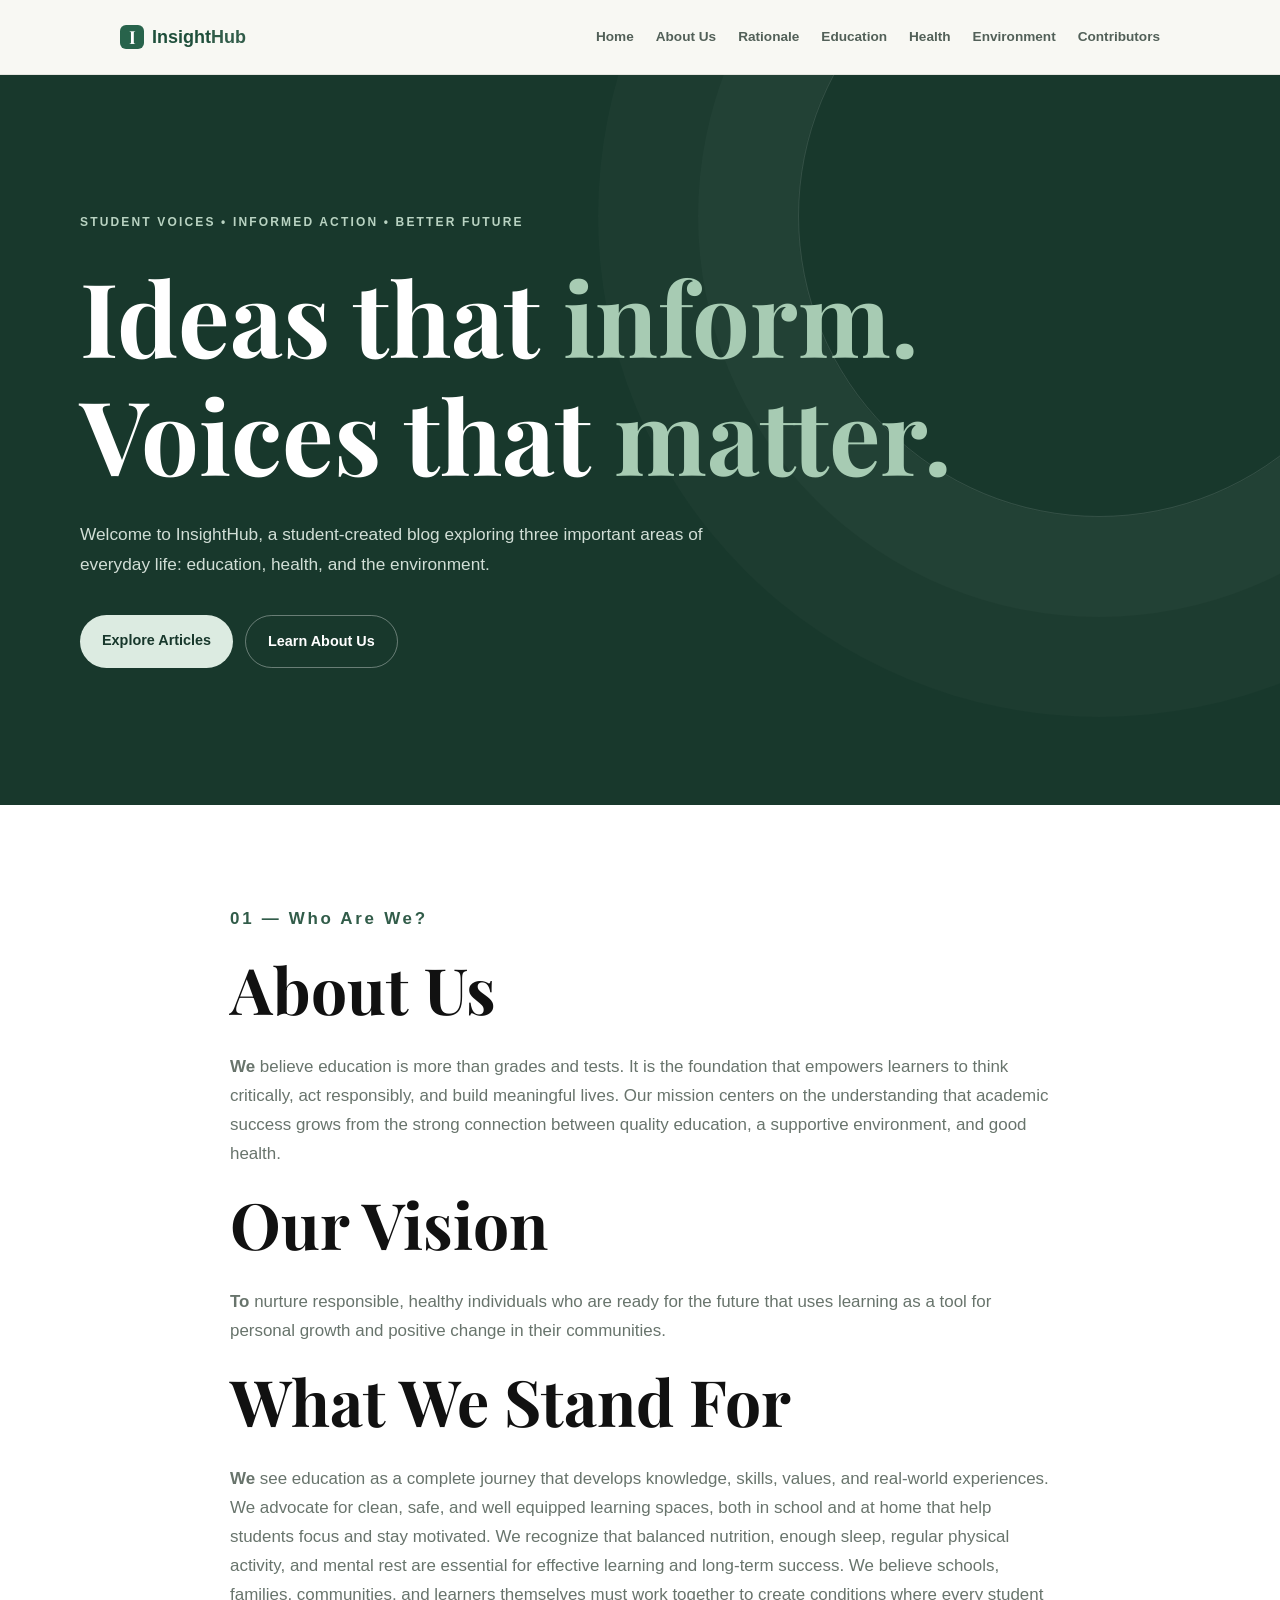
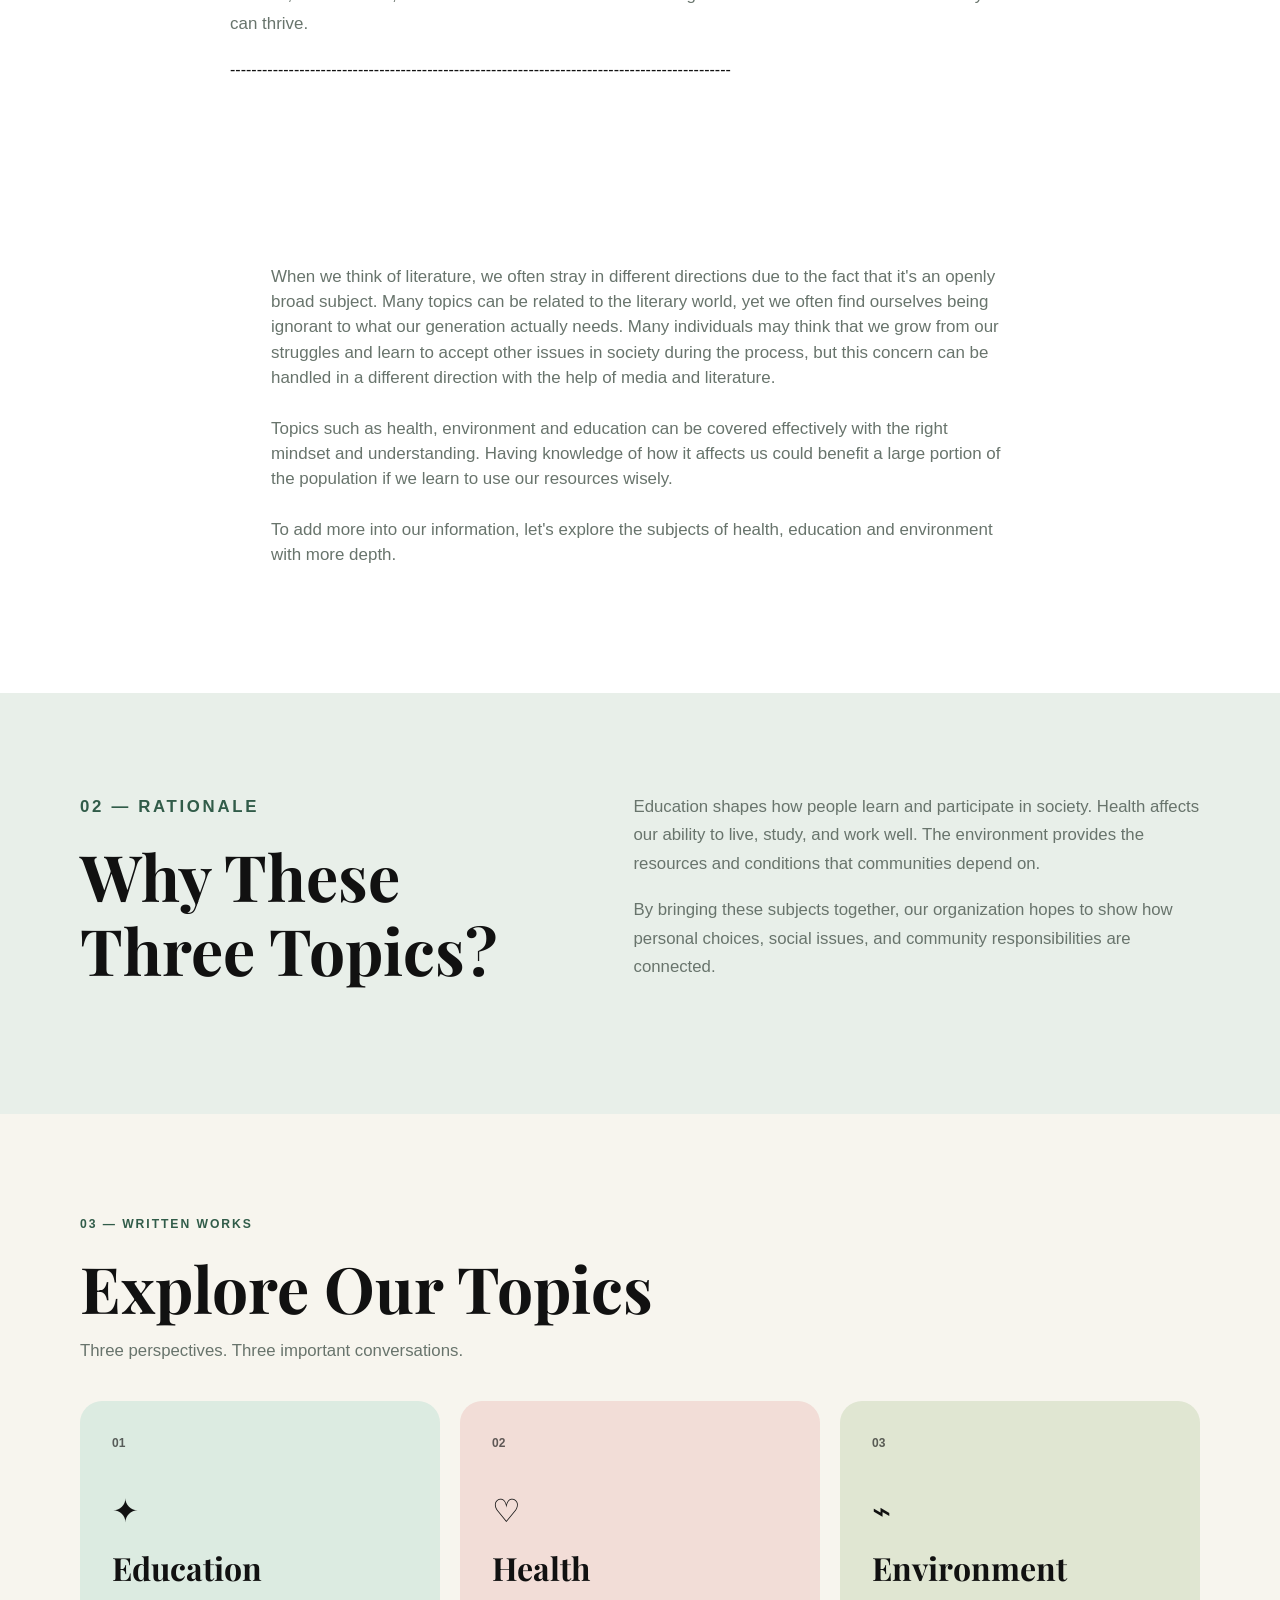
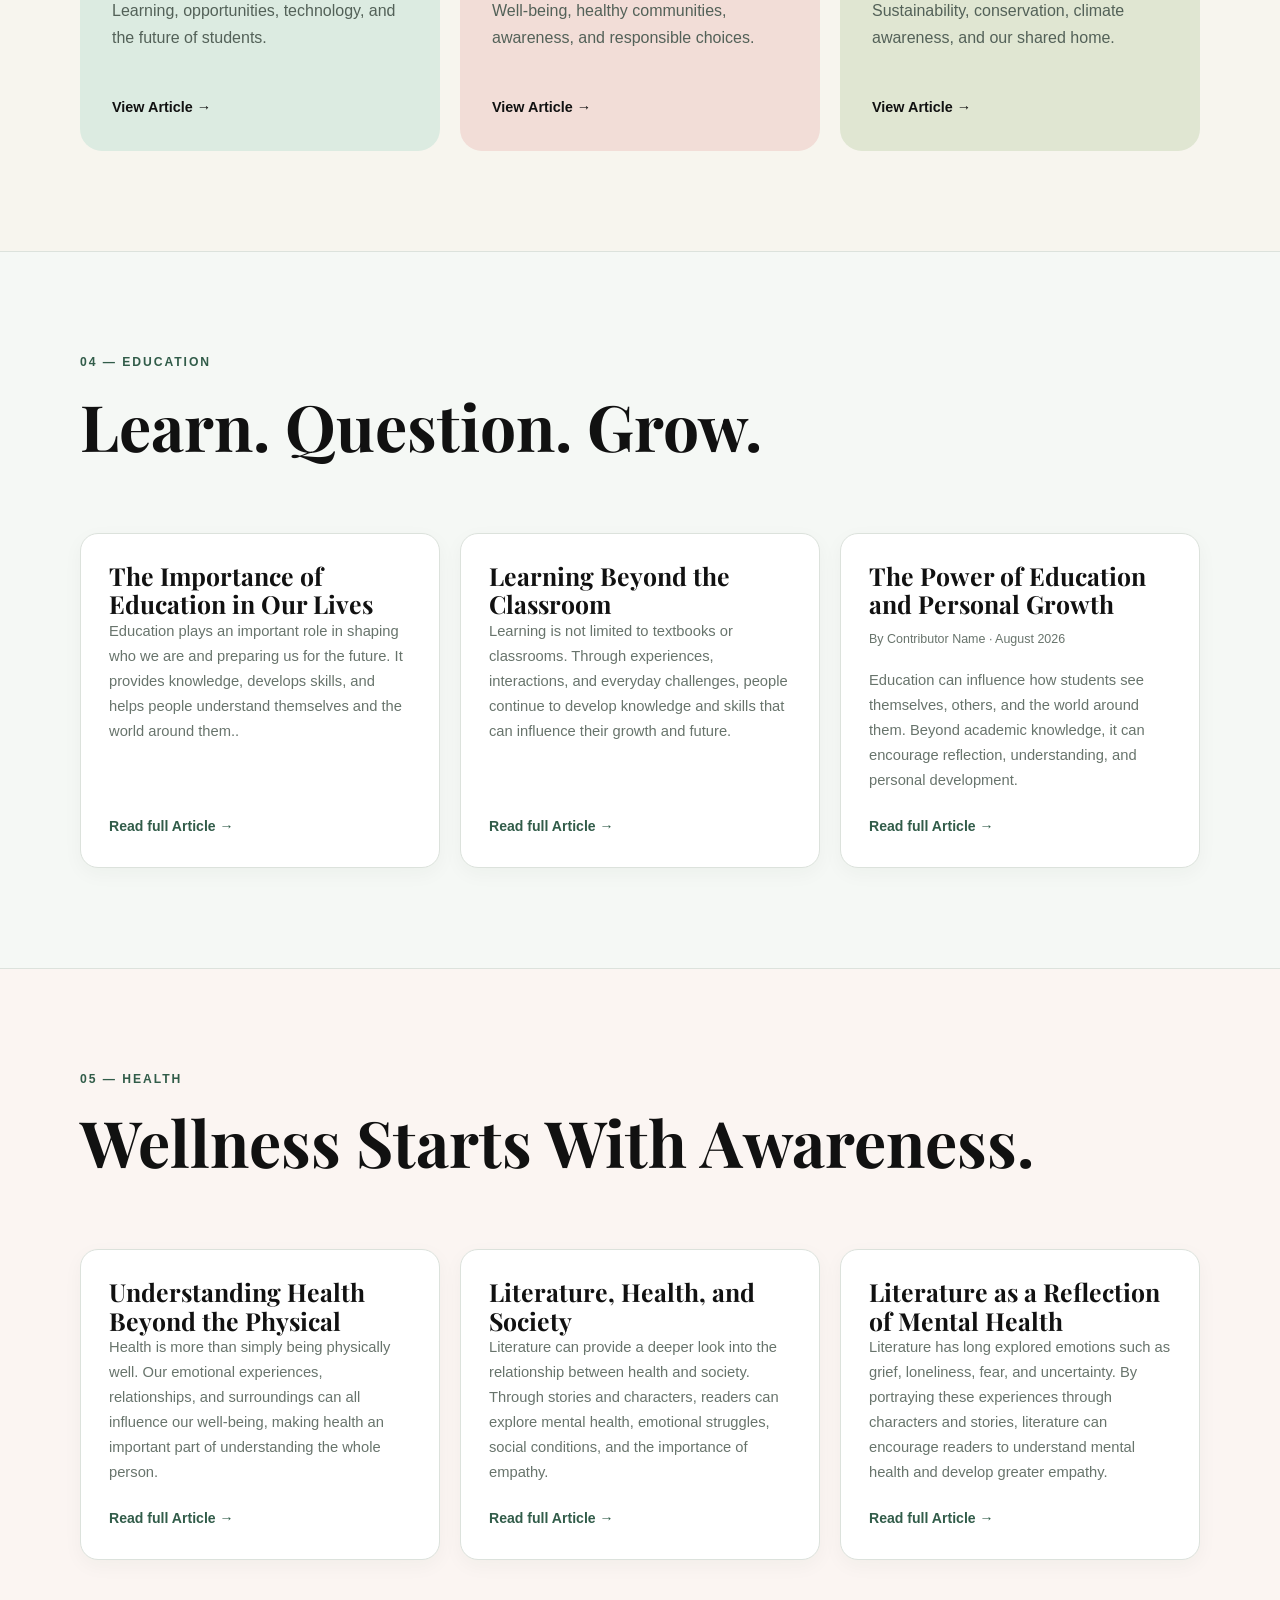
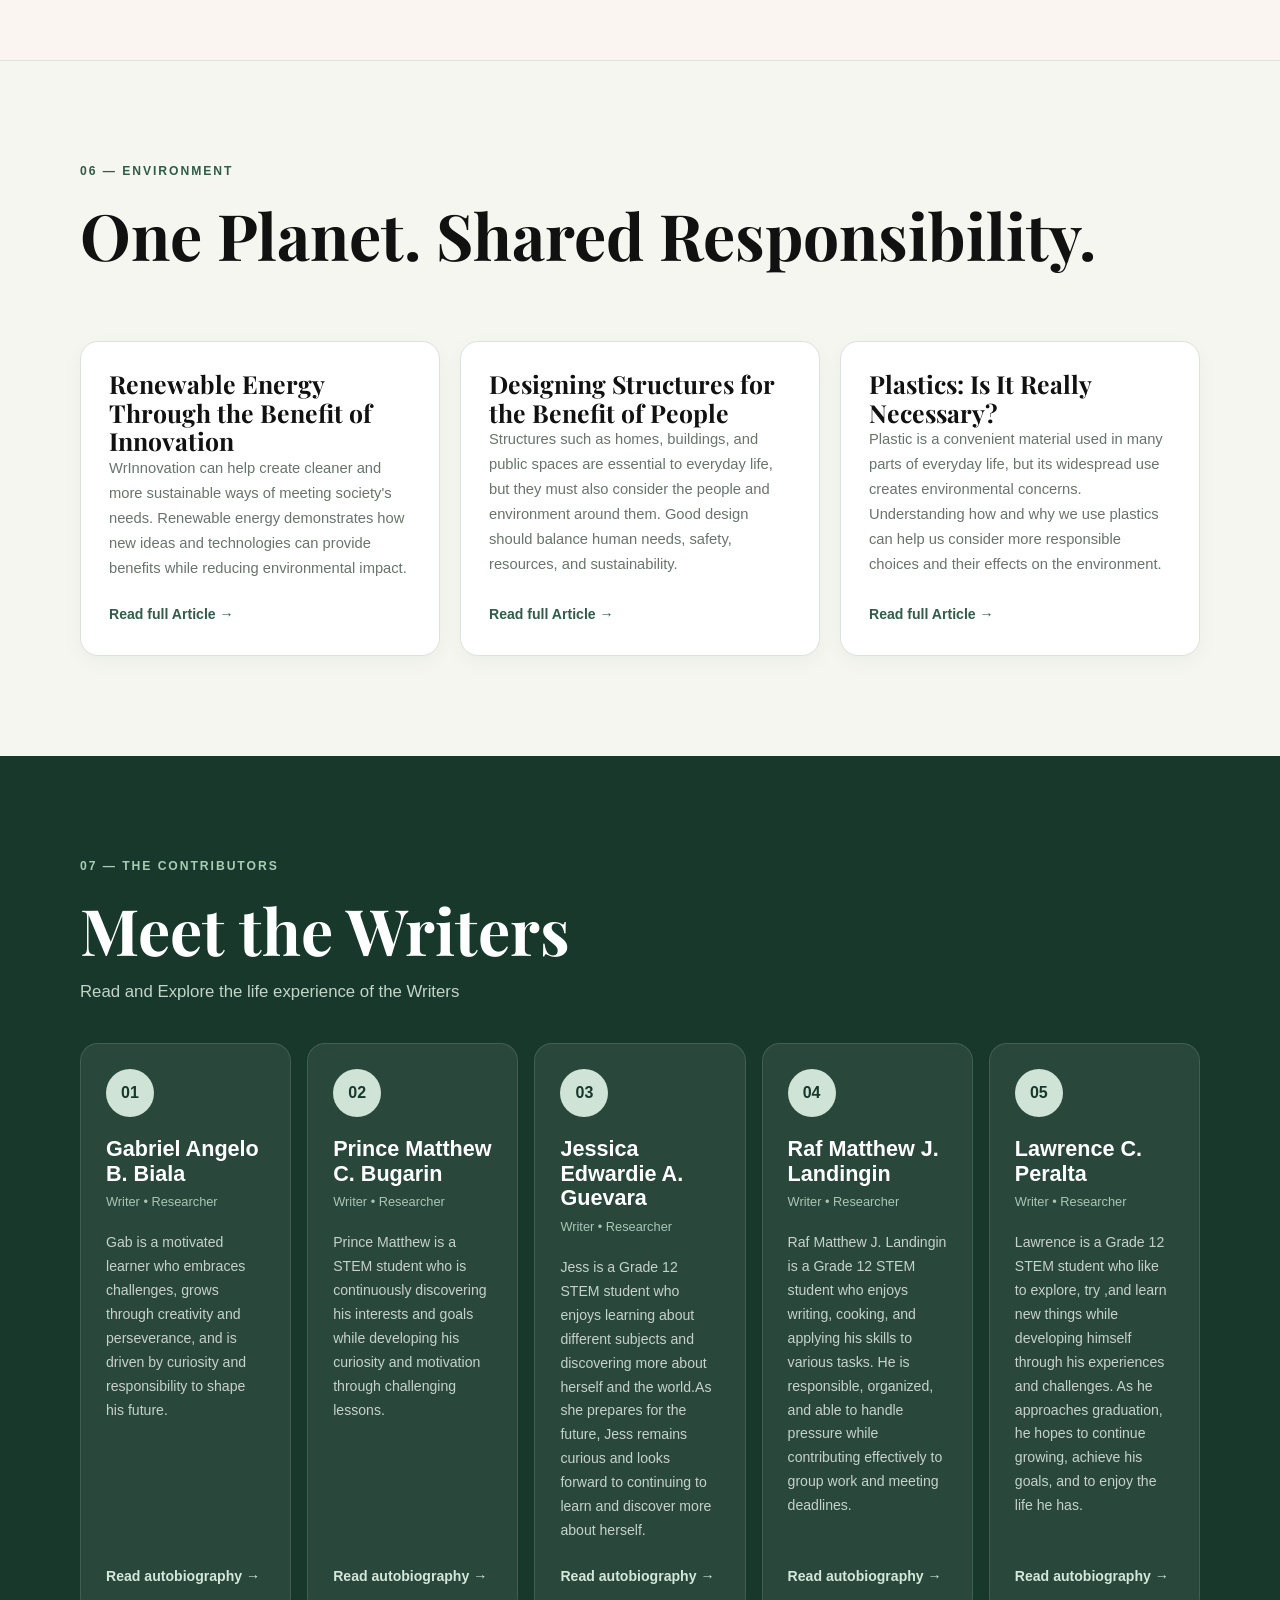
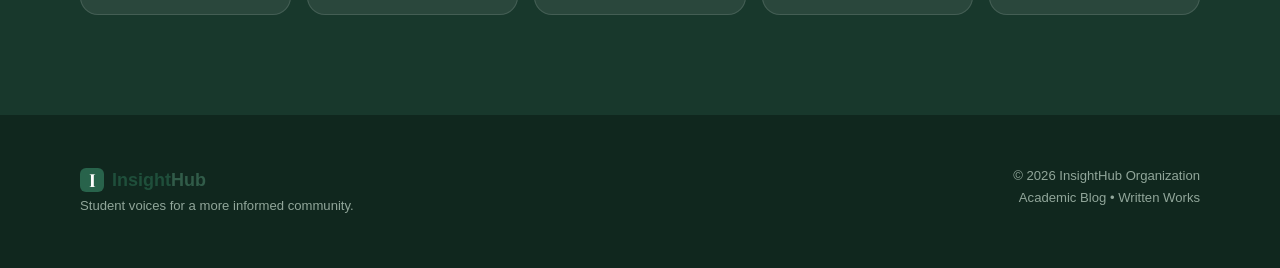
<file: index.html>
<!DOCTYPE html>
<html lang="en">
<head>
  <meta charset="UTF-8">
  <meta name="viewport" content="width=device-width, initial-scale=1.0">
  <meta name="description" content="A student-created blog featuring education, health, and environmental awareness.">
  <title>InsightHub | Student Advocacy Blog</title>
  <link rel="preconnect" href="https://fonts.googleapis.com">
  <link rel="preconnect" href="https://fonts.gstatic.com" crossorigin>
  <link href="https://fonts.googleapis.com/css2?family=DM+Sans:wght@400;500;600;700&family=Playfair+Display:wght@600;700&display=swap" rel="stylesheet">
  <link rel="stylesheet" href="style.css">
</head>
<body class="page">
<header class="site-header">
  <nav class="navbar container">
    <a class="logo" href="#home">
      <span class="logo-mark">I</span>
      <span>Insight<span>Hub</span></span>
    </a>

    <button class="menu-toggle" aria-label="Open menu">☰</button>

    <div class="nav-links">
      <a href="#home">Home</a>
      <a href="#about">About Us</a>
      <a href="#rationale">Rationale</a>
      <a href="#education">Education</a>
      <a href="#health">Health</a>
      <a href="#environment">Environment</a>
      <a href="#contributors">Contributors</a>
    </div>
  </nav>
</header>

<main id="home">
  <section class="hero">
    <div class="container hero-content">
      <p class="eyebrow">STUDENT VOICES • INFORMED ACTION • BETTER FUTURE</p>
      <h1>Ideas that <em>inform.</em><br>Voices that <em>matter.</em></h1>
      <p class="hero-text">
        Welcome to InsightHub, a student-created blog exploring three important areas
        of everyday life: education, health, and the environment.
      </p>
      <div class="hero-buttons">
        <a class="btn primary" href="#articles">Explore Articles</a>
        <a class="btn secondary" href="#about">Learn About Us</a>
      </div>
    </div>
  </section>

  <section id="about" class="section light">
    <div class="container narrow">
      <p class="section-label">01 — Who Are We?</p>
  
        <h2>About Us</h2>
        <p>
            <strong>We</strong> believe education is more than grades and tests.
            It is the foundation that empowers learners to think critically,
            act responsibly, and build meaningful lives. Our mission centers
            on the understanding that academic success grows from the strong
            connection between quality education, a supportive environment,
            and good health.
        </p>
        <h2>Our Vision</h2>
        <p>
            <strong>To</strong> nurture responsible, healthy individuals who are
            ready for the future that uses learning as a tool for personal
            growth and positive change in their communities.
        </p>
        <h2>What We Stand For</h2>
        
        <p>
            <strong>We</strong> see education as a complete journey that develops
            knowledge, skills, values, and real-world experiences. We advocate
            for clean, safe, and well equipped learning spaces, both in school
            and at home that help students focus and stay motivated. We
            recognize that balanced nutrition, enough sleep, regular physical
            activity, and mental rest are essential for effective learning and
            long-term success. We believe schools, families, communities, and
            learners themselves must work together to create conditions where
            every student can thrive.
        </p>
        <div class="about-divider">
                                    ----------------------------------------------------------------------------------------------
        </div>
        <div class="after-divider">

    <div class="after-divider-video">
        <video autoplay muted loop playsinline>
            <source src="movie/book - about us.mp4">
        </video>
    </div>

    <div class="after-divider-text">

        <p>
            When we think of literature, we often stray in different directions
            due to the fact that it's an openly broad subject. Many topics can
            be related to the literary world, yet we often find ourselves being
            ignorant to what our generation actually needs. Many individuals may
            think that we grow from our struggles and learn to accept other
            issues in society during the process, but this concern can be handled
            in a different direction with the help of media and literature.
        </p>

        <p>
            Topics such as health, environment and education can be covered
            effectively with the right mindset and understanding. Having knowledge
            of how it affects us could benefit a large portion of the population
            if we learn to use our resources wisely.
        </p>

        <p>
            To add more into our information, let's explore the subjects of health,
            education and environment with more depth.
        </p>

    </div>

</div>
    </div>
    <video class="about-flower" autoplay muted loop playsinline>
    <source src="movie/flowers.mp4" type="video/mp4">
    
  </section>

  <section id="rationale" class="section rationale">
    <div class="container two-col">
      <div>
        <p class="section-label">02 — RATIONALE</p>
        <h2>Why These Three Topics?</h2>
      </div>
      <div>
        <p>
          Education shapes how people learn and participate in society. Health affects
          our ability to live, study, and work well. The environment provides the
          resources and conditions that communities depend on.
        </p>
        <p>
          By bringing these subjects together, our organization hopes to show how
          personal choices, social issues, and community responsibilities are connected.
        </p>
      </div>
    </div>
  </section>

  <section id="articles" class="section articles-section">
    <div class="container">
      <p class="section-label">03 — WRITTEN WORKS</p>
      <h2>Explore Our Topics</h2>
      <p class="section-intro">Three perspectives. Three important conversations.</p>

      <div class="topic-grid">
        <a href="#education" class="topic-card education-card">
          <span class="topic-number">01</span>
          <span class="topic-icon">✦</span>
          <h3>Education</h3>
          <p>Learning, opportunities, technology, and the future of students.</p>
          <span class="read-link">View Article →</span>
        </a>

        <a href="#health" class="topic-card health-card">
          <span class="topic-number">02</span>
          <span class="topic-icon">♡</span>
          <h3>Health</h3>
          <p>Well-being, healthy communities, awareness, and responsible choices.</p>
          <span class="read-link">View Article →</span>
        </a>

        <a href="#environment" class="topic-card environment-card">
          <span class="topic-number">03</span>
          <span class="topic-icon">⌁</span>
          <h3>Environment</h3>
          <p>Sustainability, conservation, climate awareness, and our shared home.</p>
          <span class="read-link">View Article →</span>
        </a>
      </div>
    </div>
  </section>

  <!-- EDUCATION -->
  <section id="education" class="section topic-section education">
    <div class="container">
      <div class="topic-heading">
        <div>
          <p class="section-label">04 — EDUCATION</p>
          <h2>Learn. Question. Grow.</h2>
        </div>
      </div>

      <div class="essay-grid">
        <article class="essay-card">
          <h3>The Importance of Education in Our Lives</h3>
          <p>Education plays an important role in shaping who we are and preparing us for the future. It provides knowledge, develops skills, and helps people understand themselves and the world around them..</p>
          <a href="articles/education-1.html">Read full Article →</a>
        </article>

        <article class="essay-card">
          <h3>Learning Beyond the Classroom</h3>
          <p>Learning is not limited to textbooks or classrooms. Through experiences, interactions, and everyday challenges, people continue to develop knowledge and skills that can influence their growth and future.</p>
          <a href="articles/education-2.html">Read full Article →</a>
        </article>

        <article class="essay-card">
          <h3>The Power of Education and Personal Growth</h3>
          <p class="meta">By Contributor Name · August 2026</p>
          <p>Education can influence how students see themselves, others, and the world around them. Beyond academic knowledge, it can encourage reflection, understanding, and personal development.</p>
          <a href="articles/education-3.html">Read full Article →</a>
        </article>
      </div>
    </div>
  </section>

  <!-- HEALTH -->
  <section id="health" class="section topic-section health">
    <div class="container">
      <div class="topic-heading">
        <div>
          <p class="section-label">05 — HEALTH</p>
          <h2>Wellness Starts With Awareness.</h2>
        </div>
      </div>

      <div class="essay-grid">
        <article class="essay-card"> 
          <h3>Understanding Health Beyond the Physical</h3>
          <p>Health is more than simply being physically well. Our emotional experiences, relationships, and surroundings can all influence our well-being, making health an important part of understanding the whole person.</p>
          <a href="articles/health-1.html">Read full Article →</a>
        </article>
        <article class="essay-card"> 
          <h3>Literature, Health, and Society</h3>
          <p>Literature can provide a deeper look into the relationship between health and society. Through stories and characters, readers can explore mental health, emotional struggles, social conditions, and the importance of empathy.</p>
          <a href="articles/health-2.html">Read full Article →</a>
        </article>
        <article class="essay-card"> 
          <h3>Literature as a Reflection of Mental Health</h3>
          <p>Literature has long explored emotions such as grief, loneliness, fear, and uncertainty. By portraying these experiences through characters and stories, literature can encourage readers to understand mental health and develop greater empathy.</p>
          <a href="articles/health-3.html">Read full Article →</a>
        </article>
      </div>
    </div>
  </section>

  <!-- ENVIRONMENT -->
  <section id="environment" class="section topic-section environment">
    <div class="container">
      <div class="topic-heading">
        <div>
          <p class="section-label">06 — ENVIRONMENT</p>
          <h2>One Planet. Shared Responsibility.</h2>
        </div>
      </div>

      <div class="essay-grid">
        <article class="essay-card">
          <h3>Renewable Energy Through the Benefit of Innovation</h3>
          <p>WrInnovation can help create cleaner and more sustainable ways of meeting society's needs. Renewable energy demonstrates how new ideas and technologies can provide benefits while reducing environmental impact.</p>
          <a href="articles/environment-1.html">Read full Article →</a>
        </article>
        <article class="essay-card">
          <h3>Designing Structures for the Benefit of People</h3>
          <p>Structures such as homes, buildings, and public spaces are essential to everyday life, but they must also consider the people and environment around them. Good design should balance human needs, safety, resources, and sustainability.</p>
          <a href="articles/environment-2.html">Read full Article →</a>
        </article>
        <article class="essay-card">
          <h3>Plastics: Is It Really Necessary?</h3>
          <p>Plastic is a convenient material used in many parts of everyday life, but its widespread use creates environmental concerns. Understanding how and why we use plastics can help us consider more responsible choices and their effects on the environment.</p>
          <a href="articles/environment-3.html">Read full Article →</a>
        </article>
      </div>
    </div>
  </section>

  <section id="contributors" class="section contributors">
    <div class="container">
      <p class="section-label">07 — THE CONTRIBUTORS</p>
      <h2>Meet the Writers</h2>
      <p class="section-intro">Read and Explore the life experience of the Writers </p>

      <div class="contributors-grid">
        <article class="person-card">
          <div class="avatar">01</div>
          <h3>Gabriel Angelo B. Biala</h3>
          <p class="role">Writer • Researcher</p>
          <p>Gab is a motivated learner who embraces challenges, grows through creativity and perseverance, and is driven by curiosity and responsibility to shape his future.</p>
          <a href="contributors/contributor-1.html">Read autobiography →</a>
        </article>
        <article class="person-card">
          <div class="avatar">02</div>
          <h3>Prince Matthew C. Bugarin</h3>
          <p class="role">Writer • Researcher</p>
          <p>Prince Matthew is a STEM student who is continuously discovering his interests and goals while developing his curiosity and motivation through challenging lessons.</p>
          <a href="contributors/contributor-2.html">Read autobiography →</a>
        </article>
        <article class="person-card">
          <div class="avatar">03</div>
          <h3>Jessica Edwardie A. Guevara</h3>
          <p class="role">Writer • Researcher</p>
          <p>Jess is a Grade 12 STEM student who enjoys learning about different subjects and discovering more about herself and the world.As she prepares for the future, Jess remains curious and looks forward to continuing to learn and discover more about herself.</p>          <a href="contributors/contributor-3.html">Read autobiography →</a>
        </article>
        <article class="person-card">
          <div class="avatar">04</div>
          <h3>Raf Matthew J. Landingin</h3>
          <p class="role">Writer • Researcher</p>
          <p>Raf Matthew J. Landingin is a Grade 12 STEM student who enjoys writing, cooking, and applying his skills to various tasks. He is responsible, organized, and able to handle pressure while contributing effectively to group work and meeting deadlines.</p>
          <a href="contributors/contributor-4.html">Read autobiography →</a>
        </article>
        <article class="person-card">
          <div class="avatar">05</div>
          <h3>Lawrence C. </h3>
          <h3>Peralta</h3>
          <p class="role">Writer • Researcher</p>
          <p>Lawrence is a Grade 12 STEM student who like to explore, try ,and learn new things while developing himself through his experiences and challenges. As he approaches graduation, he hopes to continue growing, achieve his goals, and to enjoy the life he has.</p>
          <a href="contributors/contributor-5.html">Read autobiography →</a>
        </article>
      </div>
    </div>
  </section>
</main>

<footer>
  <div class="container footer-inner">
    <div>
      <div class="logo footer-logo"><span class="logo-mark">I</span><span>Insight<span>Hub</span></span></div>
      <p>Student voices for a more informed community.</p>
    </div>
    <div class="footer-note">
      <p>© 2026 InsightHub Organization</p>
      <p>Academic Blog • Written Works</p>
    </div>
  </div>
</footer>

<script src="script.js"></script>
<script>
document.addEventListener("DOMContentLoaded", () => {
    document.body.classList.add("loaded");
});

document.querySelectorAll("a").forEach(link => {
    link.addEventListener("click", function(e) {
        const url = this.href;

        // Only animate links to another page
        if (url && !url.includes("#") && url.startsWith(window.location.origin)) {
            e.preventDefault();

            document.body.classList.remove("loaded");

            setTimeout(() => {
                window.location.href = url;
            }, 500);
        }
    });
});
</script>
</body>
</html>
</file>
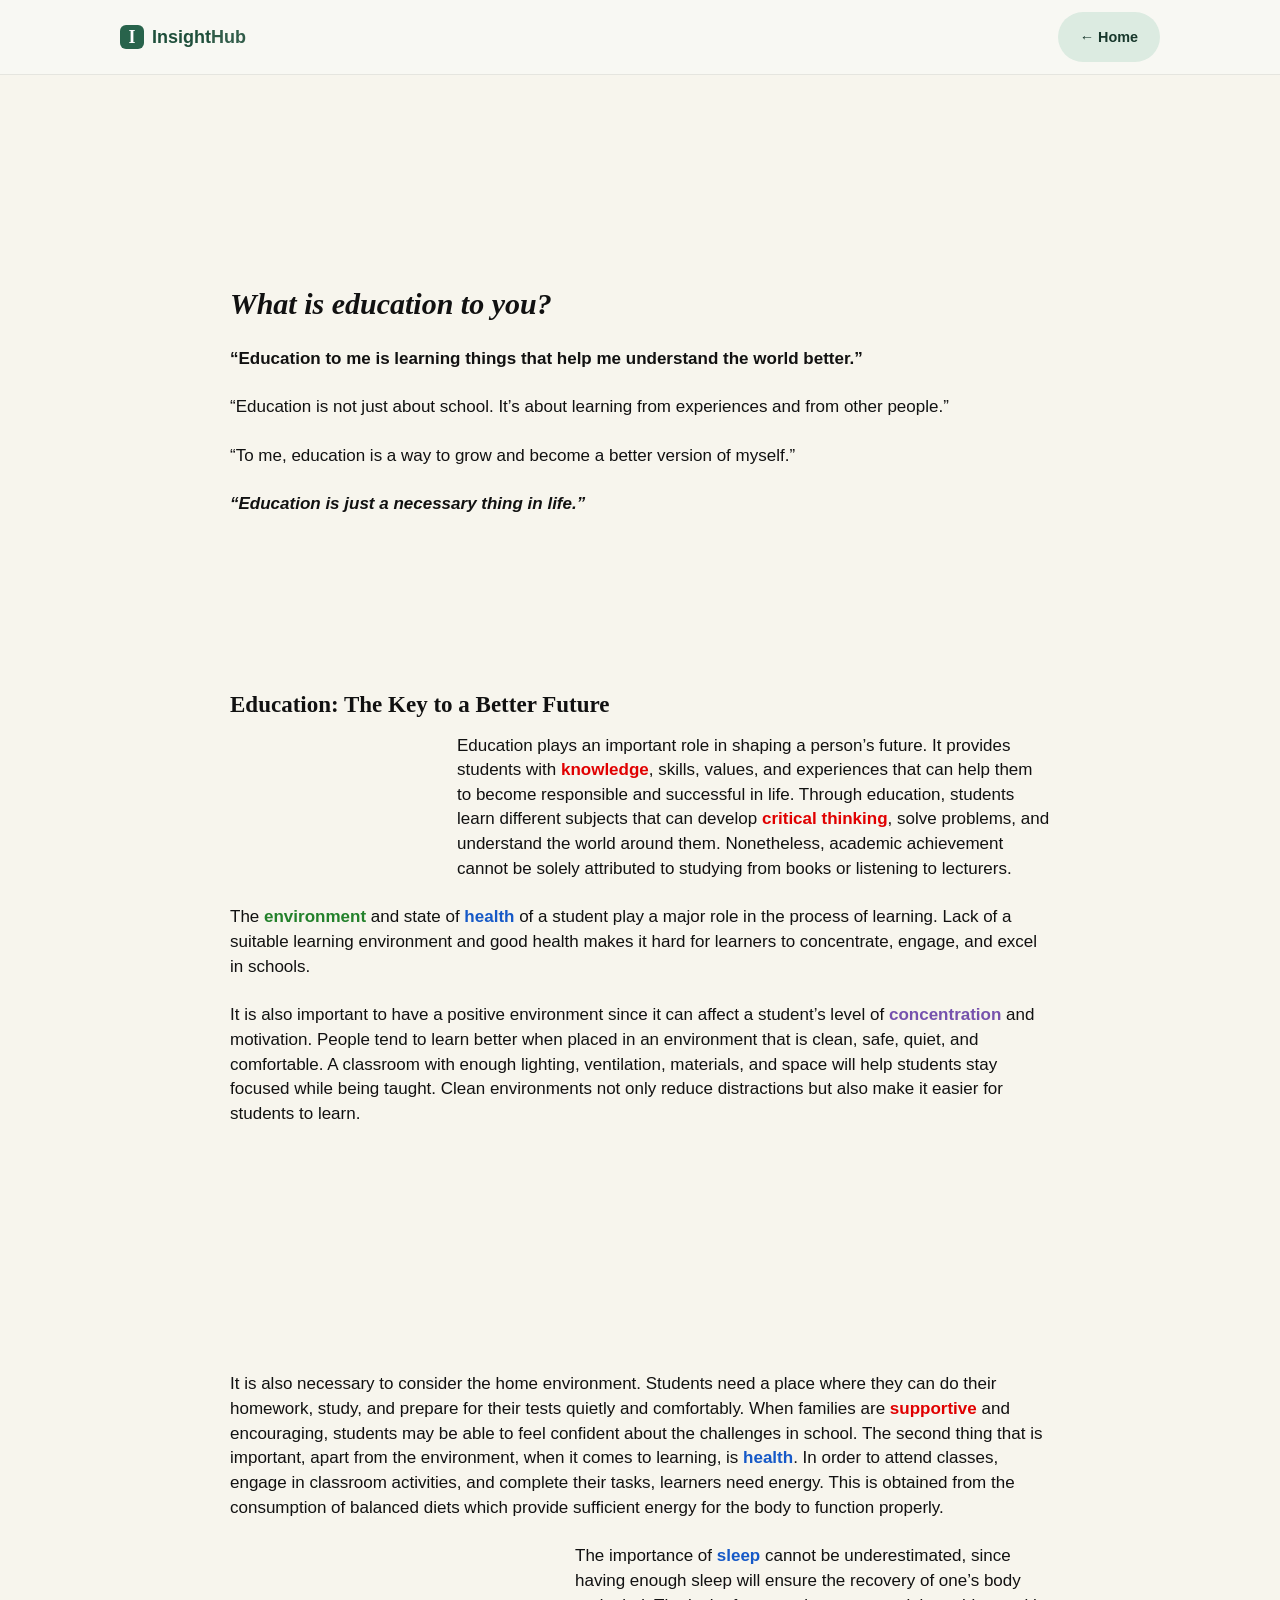
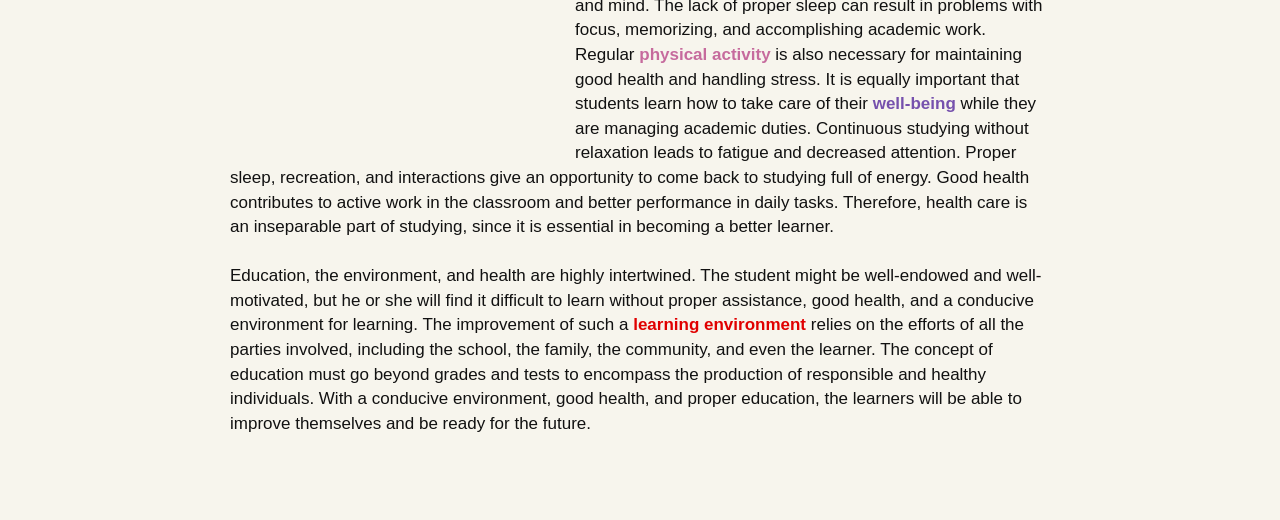
<file: articles/education-1.html>
<!DOCTYPE html>
<html lang="en"><head><meta charset="UTF-8"><meta name="viewport" content="width=device-width,initial-scale=1.0"><title>Education: The Key to a Better Future | InsightHub</title><link rel="stylesheet" href="../style.css"></head>
<body>
<header class="site-header"><nav class="navbar container">
<a class="logo" href="../index.html"><span class="logo-mark">I</span><span>Insight<span>Hub</span></span></a>
<a class="btn primary" href="../index.html">← Home</a>
</nav></header>
<main class="article-page">
<video class="banner" autoplay muted loop playsinline><source src="../movie/education-writing.mp4" type="video/mp4"></video>
<h1>What is education to you?</h1>
<section class="quotes">
<p class="quote-bold">“Education to me is learning things that help me understand the world better.”</p>
<p>“Education is not just about school. It’s about learning from experiences and from other people.”</p>
<p>“To me, education is a way to grow and become a better version of myself.”</p>
<p class="quote-script">“Education is just a necessary thing in life.”</p>
</section>
<video class="flower" autoplay muted loop playsinline><source src="../movie/education1 flower.mp4" type="video/mp4"></video>
<h2>Education: The Key to a Better Future</h2>
<video class="bart" autoplay muted loop playsinline><source src="../movie/education1 bart.mp4" type="video/mp4"></video>
<p>Education plays an important role in shaping a person’s future. It provides students with <span class="keyword red">knowledge</span>, skills, values, and experiences that can help them to become responsible and successful in life. Through education, students learn different subjects that can develop <span class="keyword red">critical thinking</span>, solve problems, and understand the world around them. Nonetheless, academic achievement cannot be solely attributed to studying from books or listening to lecturers.</p>
<p>The <span class="keyword green">environment</span> and state of <span class="keyword blue">health</span> of a student play a major role in the process of learning. Lack of a suitable learning environment and good health makes it hard for learners to concentrate, engage, and excel in schools.</p>
<p>It is also important to have a positive environment since it can affect a student’s level of <span class="keyword purple">concentration</span> and motivation. People tend to learn better when placed in an environment that is clean, safe, quiet, and comfortable. A classroom with enough lighting, ventilation, materials, and space will help students stay focused while being taught. Clean environments not only reduce distractions but also make it easier for students to learn.</p>
<div class="clear"></div>
<video class="classroom" autoplay muted loop playsinline><source src="../movie/education1 -raising hand.mp4" type="video/mp4"></video>
<p>It is also necessary to consider the home environment. Students need a place where they can do their homework, study, and prepare for their tests quietly and comfortably. When families are <span class="keyword red">supportive</span> and encouraging, students may be able to feel confident about the challenges in school. The second thing that is important, apart from the environment, when it comes to learning, is <span class="keyword blue">health</span>. In order to attend classes, engage in classroom activities, and complete their tasks, learners need energy. This is obtained from the consumption of balanced diets which provide sufficient energy for the body to function properly.</p>
<video class="exercise" autoplay muted loop playsinline><source src="../movie/education1-excercise.mp4" type="video/mp4"></video>
<p>The importance of <span class="keyword blue">sleep</span> cannot be underestimated, since having enough sleep will ensure the recovery of one’s body and mind. The lack of proper sleep can result in problems with focus, memorizing, and accomplishing academic work. Regular <span class="keyword pink">physical activity</span> is also necessary for maintaining good health and handling stress. It is equally important that students learn how to take care of their <span class="keyword purple">well-being</span> while they are managing academic duties. Continuous studying without relaxation leads to fatigue and decreased attention. Proper sleep, recreation, and interactions give an opportunity to come back to studying full of energy. Good health contributes to active work in the classroom and better performance in daily tasks. Therefore, health care is an inseparable part of studying, since it is essential in becoming a better learner.</p>
<div class="clear"></div>
<p>Education, the environment, and health are highly intertwined. The student might be well-endowed and well-motivated, but he or she will find it difficult to learn without proper assistance, good health, and a conducive environment for learning. The improvement of such a <span class="keyword red">learning environment</span> relies on the efforts of all the parties involved, including the school, the family, the community, and even the learner. The concept of education must go beyond grades and tests to encompass the production of responsible and healthy individuals. With a conducive environment, good health, and proper education, the learners will be able to improve themselves and be ready for the future.</p>
</main></body></html>
</file>
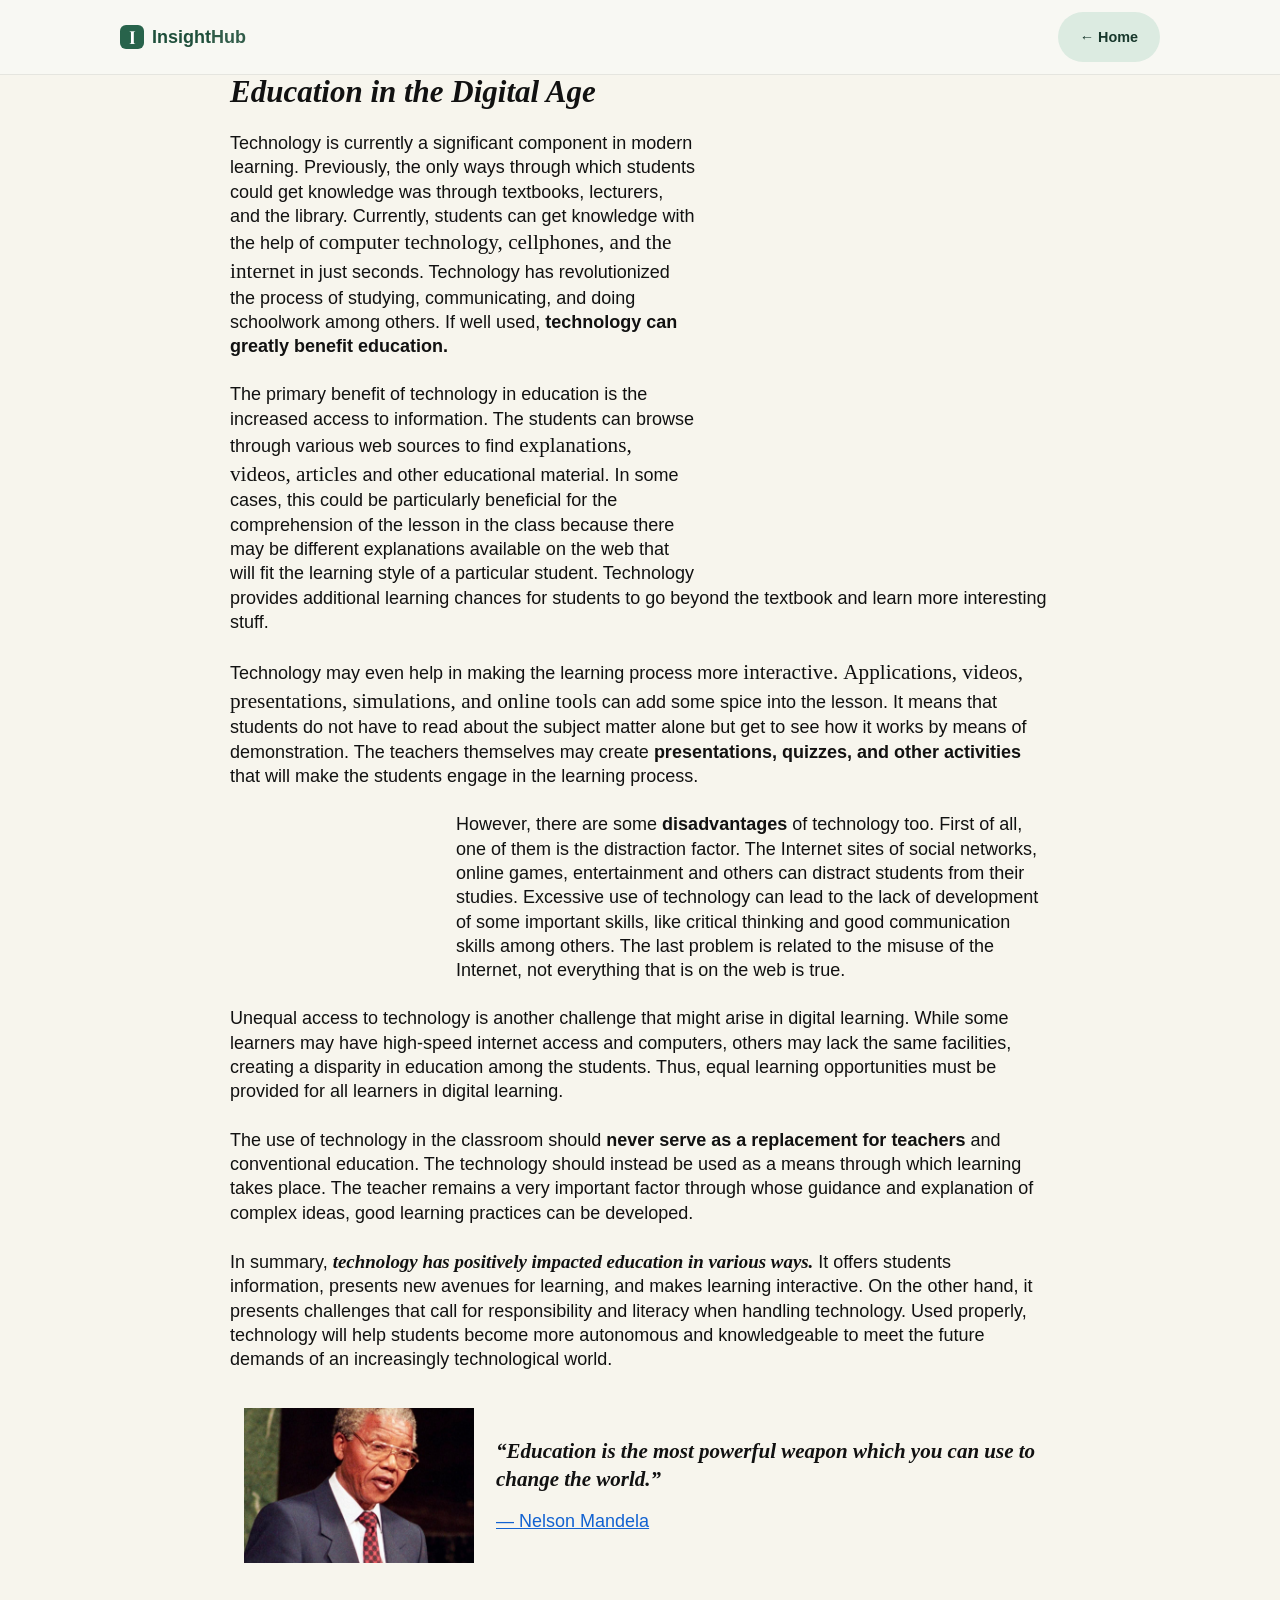
<file: articles/education-2.html>
<!DOCTYPE html>
<html lang="en">
<head>
  <meta charset="UTF-8">
  <meta name="viewport" content="width=device-width, initial-scale=1.0">
  <title>Education in the Digital Age | InsightHub</title>
  <link rel="preconnect" href="https://fonts.googleapis.com">
  <link rel="preconnect" href="https://fonts.gstatic.com" crossorigin>
  <link href="https://fonts.googleapis.com/css2?family=DM+Sans:wght@400;500;600;700&family=Playfair+Display:wght@600;700&display=swap" rel="stylesheet">
  <link rel="stylesheet" href="../style.css">
</head>

<body>
<header class="site-header"><nav class="navbar container">
<a class="logo" href="../index.html"><span class="logo-mark">I</span><span>Insight<span>Hub</span></span></a>
<a class="btn primary" href="../index.html">← Home</a>
</nav></header>

<main class="education2-article">

  <h1 class="education2-script">Education in the Digital Age</h1>

  <video class="education2-side-top" autoplay muted loop playsinline>
    <source src="../movie/education2-cafe.mp4" type="video/mp4">
  </video>

  <p>
    Technology is currently a significant component in modern learning. Previously, the only ways through which students could get knowledge was through textbooks, lecturers, and the library. Currently, students can get knowledge with the help of <span class="education2-emphasis">computer technology, cellphones, and the internet</span> in just seconds. Technology has revolutionized the process of studying, communicating, and doing schoolwork among others. If well used, <strong>technology can greatly benefit education.</strong>
  </p>

  <p>
    The primary benefit of technology in education is the increased access to information. The students can browse through various web sources to find <span class="education2-emphasis">explanations, videos, articles</span> and other educational material. In some cases, this could be particularly beneficial for the comprehension of the lesson in the class because there may be different explanations available on the web that will fit the learning style of a particular student. Technology provides additional learning chances for students to go beyond the textbook and learn more interesting stuff.
  </p>

  <p>
    Technology may even help in making the learning process more <span class="education2-emphasis">interactive.</span> <span class="education2-emphasis">Applications, videos, presentations, simulations, and online tools</span> can add some spice into the lesson. It means that students do not have to read about the subject matter alone but get to see how it works by means of demonstration. The teachers themselves may create <strong>presentations, quizzes, and other activities</strong> that will make the students engage in the learning process.
  </p>

  <video class="education2-side-left" autoplay muted loop playsinline>
    <source src="../movie/education2-touchscreen.mp4" type="video/mp4">
  </video>

  <p>
    However, there are some <strong>disadvantages</strong> of technology too. First of all, one of them is the distraction factor. The Internet sites of social networks, online games, entertainment and others can distract students from their studies. Excessive use of technology can lead to the lack of development of some important skills, like critical thinking and good communication skills among others. The last problem is related to the misuse of the Internet, not everything that is on the web is true.
  </p>

  <p>
    Unequal access to technology is another challenge that might arise in digital learning. While some learners may have high-speed internet access and computers, others may lack the same facilities, creating a disparity in education among the students. Thus, equal learning opportunities must be provided for all learners in digital learning.
  </p>

  <p>
    The use of technology in the classroom should <strong>never serve as a replacement for teachers</strong> and conventional education. The technology should instead be used as a means through which learning takes place. The teacher remains a very important factor through whose guidance and explanation of complex ideas, good learning practices can be developed.
  </p>

  <p>
    In summary, <strong class="education2-script-inline">technology has positively impacted education in various ways.</strong> It offers students information, presents new avenues for learning, and makes learning interactive. On the other hand, it presents challenges that call for responsibility and literacy when handling technology. Used properly, technology will help students become more autonomous and knowledgeable to meet the future demands of an increasingly technological world.
  </p>

  <div class="education2-quote">
    <img src="../movie/education2-nelson mandela.jpeg" alt="Nelson Mandela">
    <div>
      <p>“Education is the most powerful weapon which you can use to change the world.”</p>
      <a href="https://www.nelsonmandela.org/biography" class="education2-author">— Nelson Mandela</a>
    </div>
  </div>

</main>
</body>
</html>
</file>
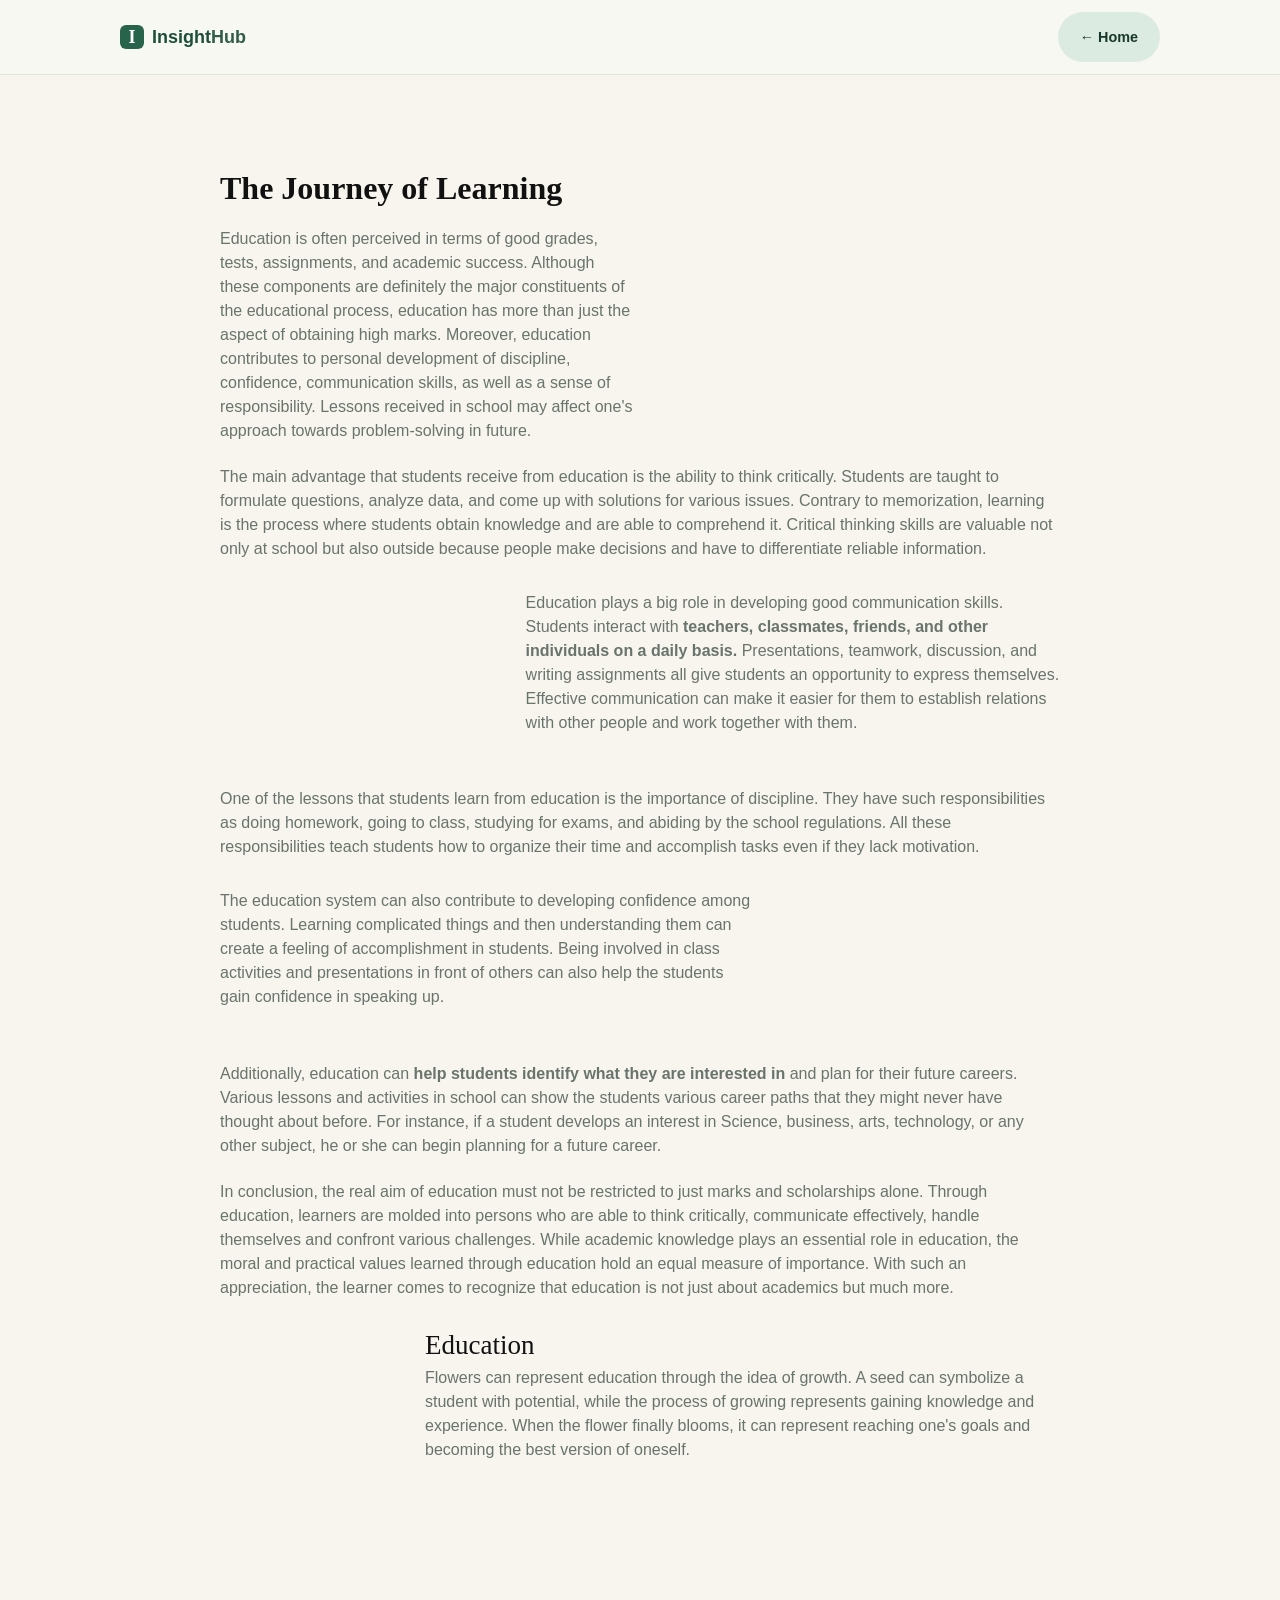
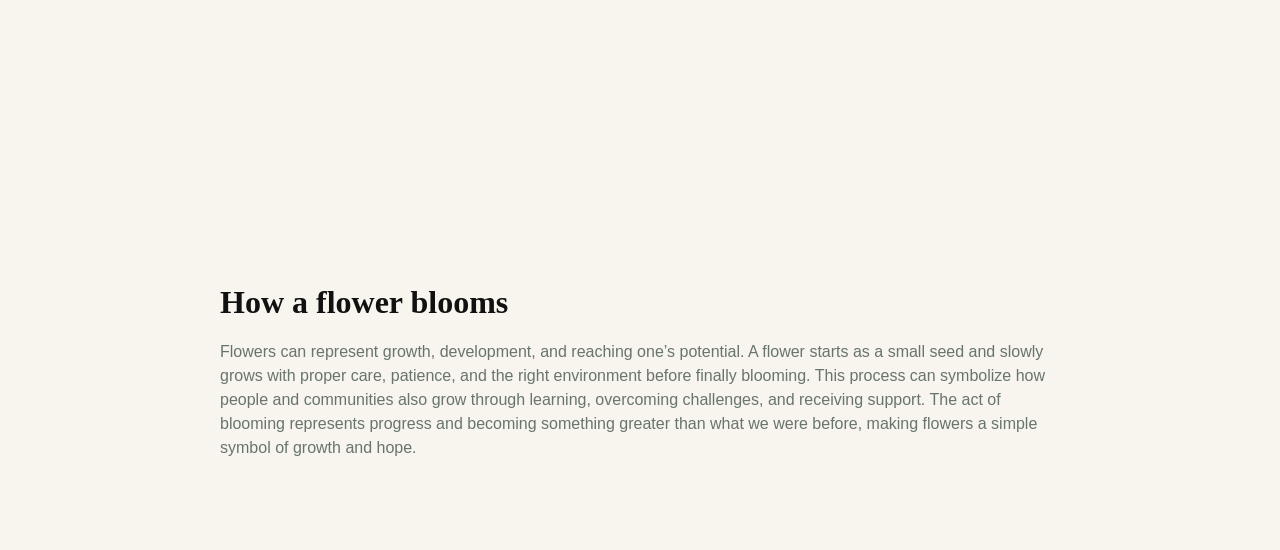
<file: articles/education-3.html>
<!DOCTYPE html>
<html lang="en"><head><meta charset="UTF-8"><meta name="viewport" content="width=device-width,initial-scale=1.0"><title>Education: The Key to a Better Future | InsightHub</title><link rel="stylesheet" href="../style.css"></head>
<body>
<header class="site-header"><nav class="navbar container">
<a class="logo" href="../index.html"><span class="logo-mark">I</span><span>Insight<span>Hub</span></span></a>
<a class="btn primary" href="../index.html">← Home</a>
</nav></header>
<head>
    <meta charset="UTF-8">
    <meta name="viewport" content="width=device-width, initial-scale=1.0">
    <title>The Journey of Learning | InsightHub</title>
    <link rel="stylesheet" href="../style.css">

    <style>
        .education-article {
            max-width: 900px;
            margin: 0 auto;
            padding: 40px 30px 70px;
            box-sizing: border-box;
        }

        .education-article h1 {
            font-size: 32px;
            margin: 0 0 20px;
            font-weight: 700;
        }

        .education-article p {
            font-size: 16px;
            line-height: 1.5;
            margin: 0 0 22px;
        }

        .education-top {
            display: flex;
            gap: 20px;
            align-items: flex-start;
        }

        .education-top .text {
            flex: 1;
        }

        .education-top .media {
            width: 48%;
            flex-shrink: 0;
        }

        .education-article video {
            width: 100%;
            display: block;
            object-fit: cover;
        }

        .education-section {
            margin-top: 55px;
        }

        .education-media {
            margin: 30px 0;
        }

        .education-two-column {
            display: flex;
            gap: 20px;
            align-items: flex-start;
            margin: 30px 0;
        }

        .education-two-column .media {
            width: 34%;
            flex-shrink: 0;
        }

        .education-two-column .text {
            flex: 1;
        }

        .education-final {
            display: flex;
            gap: 15px;
            align-items: flex-start;
            margin-top: 30px;
        }

        .education-final .media {
            width: 190px;
            flex-shrink: 0;
        }

        .education-final h2 {
            margin: 0 0 5px;
            font-family: Georgia, "Times New Roman", serif;
            font-size: 27px;
            font-weight: normal;
        }

        /* SECOND PART OF THE SAME ARTICLE */

        .flower-section {
            margin-top: 70px;
        }

        .flower-top {
            width: 100%;
            margin-bottom: 30px;
        }

        .flower-top video {
            width: 100%;
            height: 300px;
            object-fit: contain;
        }

        .flower-title {
            font-family: "Brush Script MT", "Segoe Script", cursive;
            font-size: 32px;
            font-weight: bold;
            margin: 20px 0;
        }

        .flower-text {
            font-size: 16px;
            line-height: 1.5;
        }

        .flower-text p {
            margin-bottom: 20px;
        }

        @media (max-width: 700px) {
            .education-article {
                padding: 30px 20px 50px;
            }

            .education-top,
            .education-two-column,
            .education-final {
                flex-direction: column;
            }

            .education-top .media,
            .education-two-column .media,
            .education-final .media {
                width: 100%;
            }

            .education-article h1 {
                font-size: 27px;
            }

            .flower-title {
                font-size: 28px;
            }
        }
    </style>
</head>

<body>

<main class="education-article">

    <!-- =========================
         PART 1 — THE JOURNEY OF LEARNING
         ========================= -->

    <section class="education-section">

        <h1>The Journey of Learning</h1>

        <div class="education-top">

            <div class="text">
                <p>
                    Education is often perceived in terms of good grades, tests,
                    assignments, and academic success. Although these components
                    are definitely the major constituents of the educational
                    process, education has more than just the aspect of obtaining
                    high marks. Moreover, education contributes to personal
                    development of discipline, confidence, communication skills,
                    as well as a sense of responsibility. Lessons received in
                    school may affect one's approach towards problem-solving in
                    future.
                </p>
            </div> 

            <div class="media">
                <video autoplay muted loop playsinline>
                    <source src="../movie/education3-curtain.mp4" type="video/mp4">
                </video>
            </div>   
        </div>
        <div>       
            <div>
                <p>
                    The main advantage that students receive from education is
                    the ability to think critically. Students are taught to
                    formulate questions, analyze data, and come up with solutions
                    for various issues. Contrary to memorization, learning is
                    the process where students obtain knowledge and are able to
                    comprehend it. Critical thinking skills are valuable not
                    only at school but also outside because people make decisions
                    and have to differentiate reliable information.
                </p>
            </div>

        </div>


        <div class="education-two-column">

            <div class="media">
                <video autoplay muted loop playsinline>
                    <source src="../movie/education3 studying.mp4" type="video/mp4">
                </video>
            </div>

            <div class="text">
                <p>
                    Education plays a big role in developing good communication
                    skills. Students interact with <strong>teachers, classmates,
                    friends, and other individuals on a daily basis.</strong>
                    Presentations, teamwork, discussion, and writing assignments
                    all give students an opportunity to express themselves.
                    Effective communication can make it easier for them to
                    establish relations with other people and work together
                    with them.
                </p>
            </div>

        </div>


        <p>
            One of the lessons that students learn from education is the
            importance of discipline. They have such responsibilities as doing
            homework, going to class, studying for exams, and abiding by the
            school regulations. All these responsibilities teach students how
            to organize their time and accomplish tasks even if they lack
            motivation.
        </p>


        <div class="education-two-column">

            <div class="text">
                <p>
                    The education system can also contribute to developing
                    confidence among students. Learning complicated things and
                    then understanding them can create a feeling of accomplishment
                    in students. Being involved in class activities and
                    presentations in front of others can also help the students
                    gain confidence in speaking up.
                </p>
            </div>

            <div class="media">
                <video autoplay muted loop playsinline>
                    <source src="../movie/education3-writing.mp4" type="video/mp4">
                </video>
            </div>

        </div>


        <p>
            Additionally, education can <strong>help students identify what they
            are interested in</strong> and plan for their future careers.
            Various lessons and activities in school can show the students
            various career paths that they might never have thought about before.
            For instance, if a student develops an interest in Science,
            business, arts, technology, or any other subject, he or she can
            begin planning for a future career.
        </p>


        <p>
            In conclusion, the real aim of education must not be restricted to
            just marks and scholarships alone. Through education, learners are
            molded into persons who are able to think critically, communicate
            effectively, handle themselves and confront various challenges.
            While academic knowledge plays an essential role in education, the
            moral and practical values learned through education hold an equal
            measure of importance. With such an appreciation, the learner comes
            to recognize that education is not just about academics but much more.
        </p>


        <div class="education-final">

            <div class="media">
                <video autoplay muted loop playsinline>
                    <source src="../movie/education3-floweremergingfrombook.mp4" type="video/mp4">
                </video>
            </div>

            <div>
                <h2>Education</h2>

                <p>
                    Flowers can represent education through the idea of growth.
                    A seed can symbolize a student with potential, while the
                    process of growing represents gaining knowledge and
                    experience. When the flower finally blooms, it can represent
                    reaching one's goals and becoming the best version of oneself.
                </p>
            </div>

        </div>

    </section>


    <!-- =========================
         PART 2 — HOW A FLOWER BLOOMS
         This is part of the SAME article.
         ========================= -->

    <section class="flower-section">

        <div class="flower-top">
            <video autoplay muted loop playsinline>
                <source src="../movie/education3-envelopewithflower.mp4" type="video/mp4">
            </video>
        </div>


        <h1 class="flower-title">How a flower blooms</h1>


        <div class="flower-text">
            <p>
                Flowers can represent growth, development, and reaching one’s
                potential. A flower starts as a small seed and slowly grows with
                proper care, patience, and the right environment before finally
                blooming. This process can symbolize how people and communities
                also grow through learning, overcoming challenges, and receiving
                support. The act of blooming represents progress and becoming
                something greater than what we were before, making flowers a
                simple symbol of growth and hope.
            </p>
        </div>

    </section>

</main>

</body>
</html>
</file>
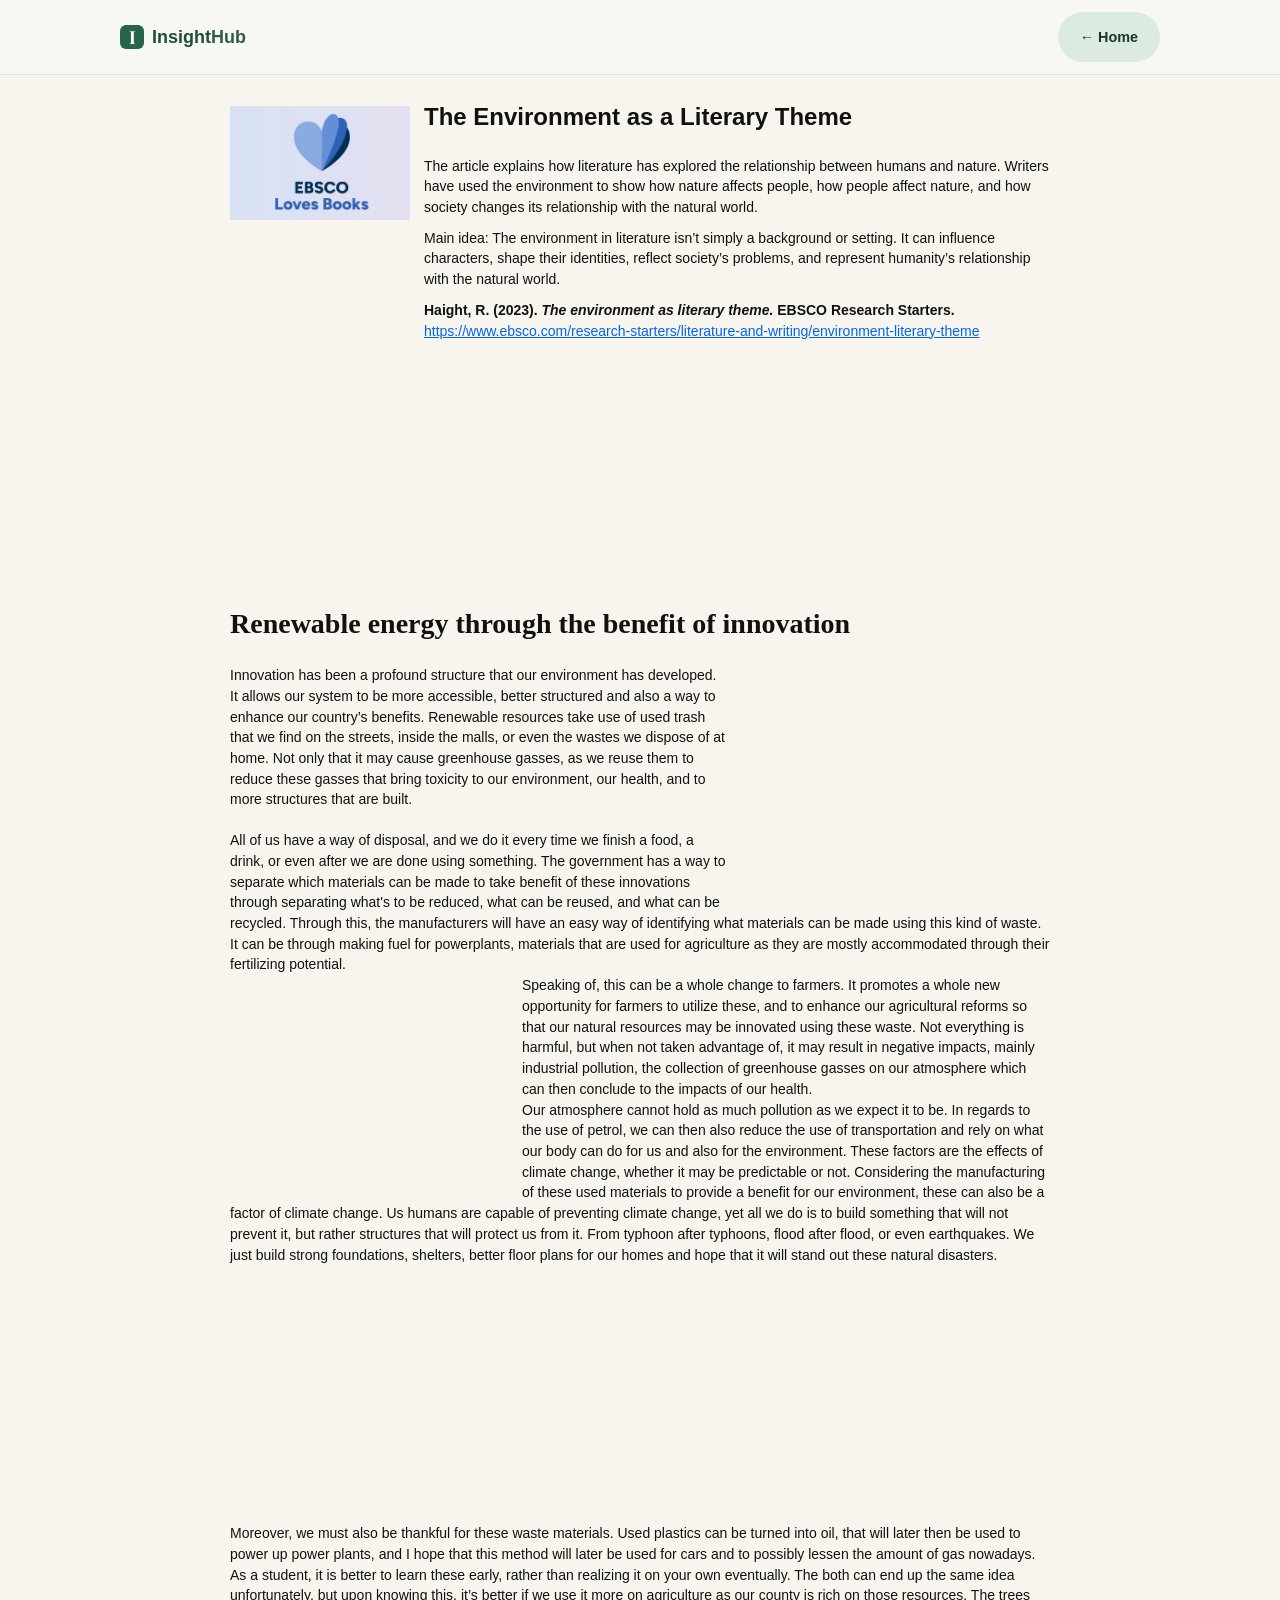
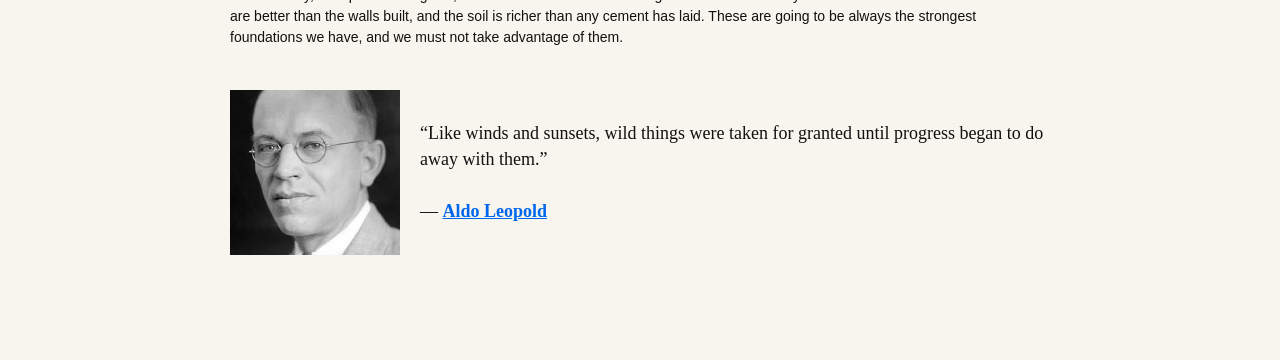
<file: articles/environment-1.html>
<!DOCTYPE html>
<html lang="en">
<head>
  <meta charset="UTF-8">
  <meta name="viewport" content="width=device-width, initial-scale=1.0">
  <title>The Environment as a Literary Theme | InsightHub</title>
  <link rel="preconnect" href="https://fonts.googleapis.com">
  <link rel="preconnect" href="https://fonts.gstatic.com" crossorigin>
  <link href="https://fonts.googleapis.com/css2?family=DM+Sans:wght@400;500;600;700&family=Playfair+Display:wght@600;700&display=swap" rel="stylesheet">
  <link rel="stylesheet" href="../style.css">

  <style>
    /* Environment Article 1 — scoped to this article */
    .environment1-article {
      width: 100%;
      background: var(--cream, #f7f5ee);
      color: #111;
      font-family: Arial, Helvetica, sans-serif;
    }

    .environment1-page {
      width: min(900px, 100%);
      margin: 0 auto;
      padding: 28px 40px 70px;
      overflow: hidden;
    }

    .environment1-page p,
    .environment1-page li {
      color: #111;
      font-family: Arial, Helvetica, sans-serif;
      font-size: 14px;
      line-height: 1.48;
    }

    /* Source/reference header */
    .environment1-source {
      display: flex;
      align-items: flex-start;
      gap: 14px;
      margin-bottom: 28px;
    }

    .environment1-source-logo {
      width: 180px;
      height: 120px;
      flex: 0 0 180px;
      object-fit: contain;
    }

    .environment1-source-text {
      flex: 1;
    }

    .environment1-source-text h2 {
      font-family: Georgia, "Times New Roman", serif;
      font-size: 20px;
      line-height: 1.15;
      margin: 0 0 12px;
      color: #111;
    }

    .environment1-source-text p {
      margin: 0 0 10px;
    }

    .environment1-source-text a {
      color: #06e;
      text-decoration: underline;
    }

    /* Large banner */
    .environment1-banner {
      width: 100%;
      height: 185px;
      margin: 28px 0 45px;
      overflow: hidden;
    }

    .environment1-banner video {
      width: 100%;
      height: 100%;
      display: block;
      object-fit: cover;
    }

    .environment1-page h1 {
      font-family: "Brush Script MT", "Segoe Script", cursive;
      font-size: 28px;
      line-height: 1.1;
      margin: 0 0 25px;
      color: #111;
      font-weight: 700;
    }

    .environment1-page h2 {
      font-family: Arial, Helvetica, sans-serif;
      font-size: 24px;
      line-height: 1.15;
      margin: 0 0 25px;
      color: #111;
      font-weight: 800;
    }

    .environment1-page .lead {
      margin-bottom: 20px;
    }

    .environment1-page strong {
      font-weight: 800;
    }

    .environment1-script {
      font-family: "Brush Script MT", "Segoe Script", cursive;
      font-weight: 700;
      font-style: italic;
    }

    /* Right-side windmill */
    .environment1-right {
      float: right;
      width: 300px;
      height: 215px;
      margin: 0 0 18px 24px;
      overflow: hidden;
    }

    .environment1-right video {
      width: 100%;
      height: 100%;
      display: block;
      object-fit: cover;
    }

    /* Left-side farmer */
    .environment1-left {
      float: left;
      width: 270px;
      height: 205px;
      margin: 4px 22px 14px 0;
      overflow: hidden;
    }

    .environment1-left video {
      width: 100%;
      height: 100%;
      display: block;
      object-fit: cover;
    }

    .environment1-clear::after {
      content: "";
      display: table;
      clear: both;
    }

    /* Wide windy/environment video */
    .environment1-wide {
      width: 100%;
      height: 215px;
      margin: 25px 0 18px;
      overflow: hidden;
    }

    .environment1-wide video {
      width: 100%;
      height: 100%;
      display: block;
      object-fit: cover;
    }

    /* Aldo Leopold quote */
    .environment1-quote {
      display: flex;
      align-items: center;
      gap: 20px;
      margin: 42px 0 35px;
    }

    .environment1-quote img {
      width: 170px;
      height: 165px;
      object-fit: cover;
      flex-shrink: 0;
    }

    .environment1-quote-text {
      font-family: Georgia, "Times New Roman", serif;
      font-size: 18px;
      line-height: 1.45;
      color: #111;
    }

    .environment1-quote-text a {
      color: #06e;
      text-decoration: underline;
      font-weight: 700;
    }

    /* Bottom decorative video */
    .environment1-bottom {
      width: 90%;
      height: 150px;
      margin: 30px auto 0;
      overflow: hidden;
    }

    .environment1-bottom video {
      width: 100%;
      height: 100%;
      display: block;
      object-fit: cover;
    }

    @media (max-width: 700px) {
      .environment1-page {
        padding: 25px 20px 50px;
      }

      .environment1-source {
        flex-direction: column;
      }

      .environment1-source-logo {
        width: 150px;
        height: 100px;
      }

      .environment1-banner {
        height: 155px;
        margin-bottom: 32px;
      }

      .environment1-right,
      .environment1-left {
        float: none;
        width: 100%;
        height: 210px;
        margin: 15px 0 20px;
      }

      .environment1-wide {
        height: 190px;
      }

      .environment1-quote {
        flex-direction: column;
        align-items: flex-start;
      }

      .environment1-quote img {
        width: 170px;
        height: auto;
      }
    }
  </style>
</head>

<body>
  <header class="site-header">
    <nav class="navbar container">
      <a class="logo" href="../index.html">
        <span class="logo-mark">I</span>
        <span>Insight<span>Hub</span></span>
      </a>
      <a class="btn primary" href="../index.html">← Home</a>
    </nav>
  </header>

  <main class="environment1-article">
    <article class="environment1-page">

      <section class="environment1-source">
        <img class="environment1-source-logo"
             src="../static/environment1-ebsco lves books.jpeg"
             alt="EBSCO eBooks logo">

        <div class="environment1-source-text">
          <h2>The Environment as a Literary Theme</h2>
          <p>
            The article explains how literature has explored the relationship between humans and nature.
            Writers have used the environment to show how nature affects people, how people affect nature,
            and how society changes its relationship with the natural world.
          </p>
          <p>
            Main idea: The environment in literature isn’t simply a background or setting. It can influence
            characters, shape their identities, reflect society’s problems, and represent humanity’s
            relationship with the natural world.
          </p>
          <p>
            <strong>Haight, R. (2023). <i>The environment as literary theme.</i> EBSCO Research Starters.</strong><br>
            <a href="https://www.ebsco.com/research-starters/literature-and-writing/environment-literary-theme" target="_blank" rel="noopener">
              https://www.ebsco.com/research-starters/literature-and-writing/environment-literary-theme
            </a>
          </p>
        </div>
      </section>

      <div class="environment1-banner">
        <video autoplay muted loop playsinline>
          <source src="../movie/environment1- ganges river.mp4" type="video/mp4">
        </video>
      </div>

      <h1>Renewable energy through the benefit of innovation</h1>

      <section class="environment1-clear">
        <div class="environment1-right">
          <video autoplay muted loop playsinline>
            <source src="../movie/environment1-windd mill.mp4" type="video/mp4">
          </video>
        </div>

        <p class="lead">
          Innovation has been a profound structure that our environment has developed. It allows our system
          to be more accessible, better structured and also a way to enhance our country’s benefits.
          Renewable resources take use of used trash that we find on the streets, inside the malls, or even
          the wastes we dispose of at home. Not only that it may cause greenhouse gasses, as we reuse them to
          reduce these gasses that bring toxicity to our environment, our health, and to more structures that are built.
        </p>

        <p>
          All of us have a way of disposal, and we do it every time we finish a food, a drink, or even after
          we are done using something. The government has a way to separate which materials can be made to
          take benefit of these innovations through separating what's to be reduced, what can be reused,
          and what can be recycled. Through this, the manufacturers will have an easy way of identifying what
          materials can be made using this kind of waste. It can be through making fuel for powerplants,
          materials that are used for agriculture as they are mostly accommodated through their fertilizing potential.
        </p>
      </section>

      <section class="environment1-clear">
        <div class="environment1-left">
          <video autoplay muted loop playsinline>
            <source src="../movie/environment1- farmers.mp4" type="video/mp4">
          </video>
        </div>

        <p>
          Speaking of, this can be a whole change to farmers. It promotes a whole new opportunity for farmers
          to utilize these, and to enhance our agricultural reforms so that our natural resources may be innovated
          using these waste. Not everything is harmful, but when not taken advantage of, it may result in negative
          impacts, mainly industrial pollution, the collection of greenhouse gasses on our atmosphere which can
          then conclude to the impacts of our health.
        </p>

        <p>
          Our atmosphere cannot hold as much pollution as we expect it to be. In regards to the use of petrol,
          we can then also reduce the use of transportation and rely on what our body can do for us and also for
          the environment. These factors are the effects of climate change, whether it may be predictable or not.
          Considering the manufacturing of these used materials to provide a benefit for our environment, these can
          also be a factor of climate change. Us humans are capable of preventing climate change, yet all we do is
          to build something that will not prevent it, but rather structures that will protect us from it. From typhoon
          after typhoons, flood after flood, or even earthquakes. We just build strong foundations, shelters, better
          floor plans for our homes and hope that it will stand out these natural disasters.
        </p>
      </section>

      <div class="environment1-wide">
        <video autoplay muted loop playsinline>
          <source src="../movie/environment1- windy.mp4" type="video/mp4">
        </video>
      </div>

      <p>
        Moreover, we must also be thankful for these waste materials. Used plastics can be turned into oil,
        that will later then be used to power up power plants, and I hope that this method will later be used for
        cars and to possibly lessen the amount of gas nowadays. As a student, it is better to learn these early,
        rather than realizing it on your own eventually. The both can end up the same idea unfortunately, but upon
        knowing this, it’s better if we use it more on agriculture as our county is rich on those resources. The trees
        are better than the walls built, and the soil is richer than any cement has laid. These are going to be always
        the strongest foundations we have, and we must not take advantage of them.
      </p>

      <div class="environment1-quote">
        <img src="../static/environment1 aldo leopold.jpeg" alt="Aldo Leopold">
        <div class="environment1-quote-text">
          “Like winds and sunsets, wild things were taken for granted until progress began to do away with them.”
          <br><br>
          — <a href="https://www.aldoleopold.org/about/aldo-leopold">Aldo Leopold</a>
        </div>
      </div>

  <script>
    document.addEventListener("DOMContentLoaded", () => {
      document.body.classList.add("loaded");
    });
  </script>
</body>
</html>
</file>
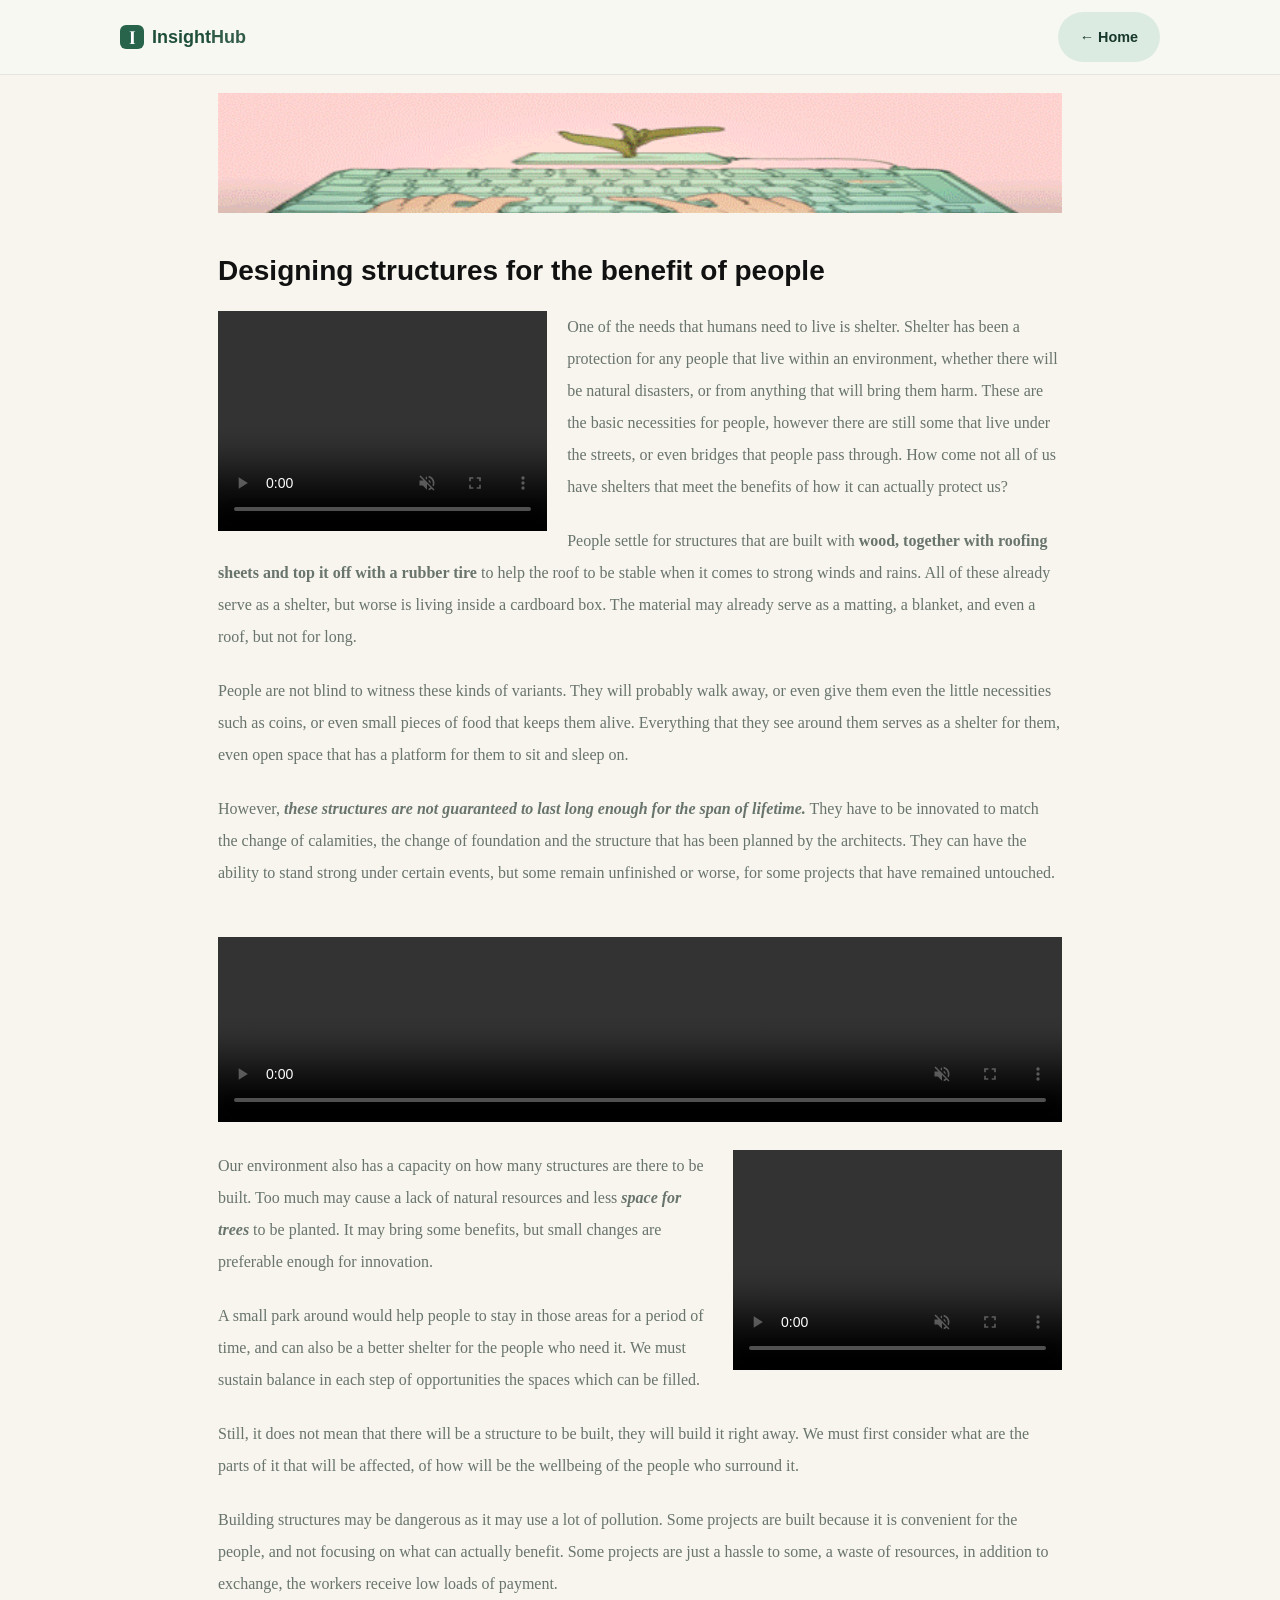
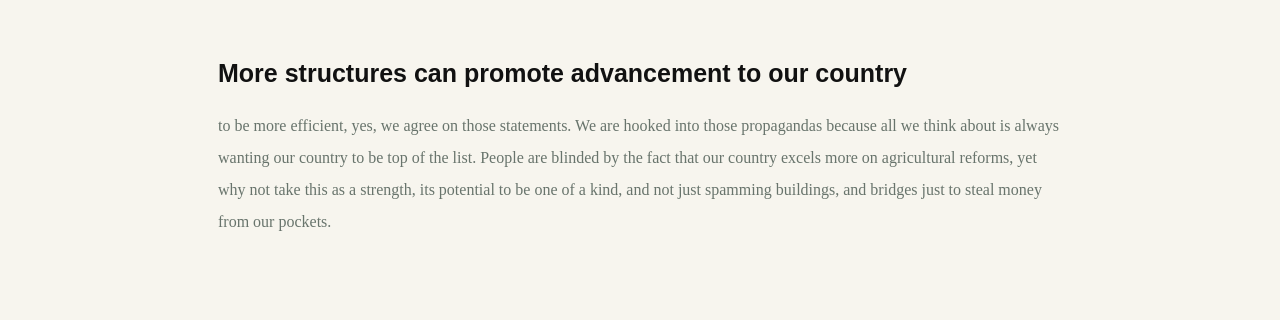
<file: articles/environment-2.html>
<!DOCTYPE html>
<html lang="en">
<head>
<meta charset="UTF-8">
<meta name="viewport" content="width=device-width, initial-scale=1.0">
<title>Designing Structures for the Benefit of People | InsightHub</title>
<link rel="preconnect" href="https://fonts.googleapis.com">
<link rel="preconnect" href="https://fonts.gstatic.com" crossorigin>
<link href="https://fonts.googleapis.com/css2?family=DM+Sans:wght@400;500;600;700&family=Playfair+Display:wght@600;700&display=swap" rel="stylesheet">
<link rel="stylesheet" href="../style.css">
<style>
.environment2-article{
  width:100%;
  background:#f7f5ee;
  color:#111;
  font-family:Arial,Helvetica,sans-serif;
}
.environment2-page{
  width:min(900px,100%);
  margin:0 auto;
  padding:18px 28px 60px;
  box-sizing:border-box;
  overflow:hidden;
}
.environment2-page h1{
  font-family:Arial,Helvetica,sans-serif;
  font-size:28px;
  line-height:1.15;
  margin:0 0 24px;
  font-weight:800;
}
.environment2-page h2{
  font-family:Arial,Helvetica,sans-serif;
  font-size:25px;
  line-height:1.2;
  margin:36px 0 22px;
  font-weight:800;
}
.environment2-page p{
  font-family:Georgia,"Times New Roman",serif;
  font-size:16px;
  line-height:2.0;
  margin:0 0 22px;
}
.environment2-page .banner{
  width:100%;
  height:120px;
  object-fit:cover;
  display:block;
  margin:0 0 42px;
}
.environment2-page .media-right{
  float:right;
  width:39%;
  margin:0 0 16px 20px;
}
.environment2-page .media-left{
  float:left;
  width:39%;
  margin:0 20px 16px 0;
}
.environment2-page video{
  width:100%;
  height:220px;
  object-fit:cover;
  display:block;
}
.environment2-page .wide-video{
  width:100%;
  height:185px;
  object-fit:cover;
  display:block;
  margin:26px 0 28px;
}
.environment2-page .quote{
  margin-top:34px;
  display:flex;
  align-items:center;
  gap:22px;
}
.environment2-page .quote img{
  width:180px;
  height:180px;
  object-fit:cover;
  flex:0 0 180px;
}
.environment2-page .quote-text{
  font-family:Georgia,"Times New Roman",serif;
  font-size:17px;
  line-height:1.6;
}
.environment2-page .quote-text strong{
  font-weight:700;
}
.environment2-page .quote-text a{
  color:#06e;
  text-decoration:underline;
}
.environment2-page .clearfix::after{
  content:"";
  display:block;
  clear:both;
}
.environment2-page .bottom-video{
  width:92%;
  height:120px;
  object-fit:cover;
  display:block;
  margin:42px auto 0;
}
@media(max-width:700px){
  .environment2-page{padding:16px 18px 45px}
  .environment2-page h1{font-size:24px}
  .environment2-page p{font-size:15px;line-height:1.7}
  .environment2-page .media-right,
  .environment2-page .media-left{
    float:none;width:100%;margin:0 0 18px;
  }
  .environment2-page video{height:210px}
  .environment2-page .quote{align-items:flex-start}
  .environment2-page .quote img{width:120px;height:120px;flex-basis:120px}
}
</style>
</head>
<body>
<header class="site-header">
  <nav class="navbar container">
    <a class="logo" href="../index.html">
      <span class="logo-mark">I</span>
      <span>Insight<span>Hub</span></span>
    </a>
    <a class="btn primary" href="../index.html">← Home</a>
  </nav>
</header>
<main class="environment2-article">
  <article class="environment2-page">

    <img class="banner" src="../static/environment1-growing.gif" alt="Growing flower illustration">

    <h1>Designing structures for the benefit of people</h1>

    <section class="clearfix">
      <div class="media-left">
        <video controls autoplay muted loop playsinline>
          <source src="../movie/environment2 cityscapes.mp4" type="video/mp4">
        </video>
      </div>

      <p>
        One of the needs that humans need to live is shelter. Shelter has been a protection for any people that live within an environment, whether there will be natural disasters, or from anything that will bring them harm. These are the basic necessities for people, however there are still some that live under the streets, or even bridges that people pass through. How come not all of us have shelters that meet the benefits of how it can actually protect us?
      </p>

      <p>
        People settle for structures that are built with <strong>wood, together with roofing sheets and top it off with a rubber tire</strong> to help the roof to be stable when it comes to strong winds and rains. All of these already serve as a shelter, but worse is living inside a cardboard box. The material may already serve as a matting, a blanket, and even a roof, but not for long.
      </p>

      <p>
        People are not blind to witness these kinds of variants. They will probably walk away, or even give them even the little necessities such as coins, or even small pieces of food that keeps them alive. Everything that they see around them serves as a shelter for them, even open space that has a platform for them to sit and sleep on.
      </p>

      <p>
        However, <strong><em>these structures are not guaranteed to last long enough for the span of lifetime.</em></strong> They have to be innovated to match the change of calamities, the change of foundation and the structure that has been planned by the architects. They can have the ability to stand strong under certain events, but some remain unfinished or worse, for some projects that have remained untouched.
      </p>
    </section>

    <div class="clearfix">
      <video class="wide-video" controls autoplay muted loop playsinline>
        <source src="../movie/environtment2-cityskylines.mp4" type="video/mp4">
      </video>

      <div class="media-right">
        <video controls autoplay muted loop playsinline> 
          <source src="../movie/environment2-building.mp4" type="video/mp4">
        </video>
      </div>

      <p>
        Our environment also has a capacity on how many structures are there to be built. Too much may cause a lack of natural resources and less <strong><em>space for trees</em></strong> to be planted. It may bring some benefits, but small changes are preferable enough for innovation.
      </p>

      <p>
        A small park around would help people to stay in those areas for a period of time, and can also be a better shelter for the people who need it. We must sustain balance in each step of opportunities the spaces which can be filled.
      </p>

      <p>
        Still, it does not mean that there will be a structure to be built, they will build it right away. We must first consider what are the parts of it that will be affected, of how will be the wellbeing of the people who surround it.
      </p>

      <p>
        Building structures may be dangerous as it may use a lot of pollution. Some projects are built because it is convenient for the people, and not focusing on what can actually benefit. Some projects are just a hassle to some, a waste of resources, in addition to exchange, the workers receive low loads of payment.
      </p>
    </div>

    <h2>More structures can promote advancement to our country</h2>

    <p>
      to be more efficient, yes, we agree on those statements. We are hooked into those propagandas because all we think about is always wanting our country to be top of the list. People are blinded by the fact that our country excels more on agricultural reforms, yet why not take this as a strength, its potential to be one of a kind, and not just spamming buildings, and bridges just to steal money from our pockets.
    </p>

  </article>
</main>
</body>
</html>
</file>
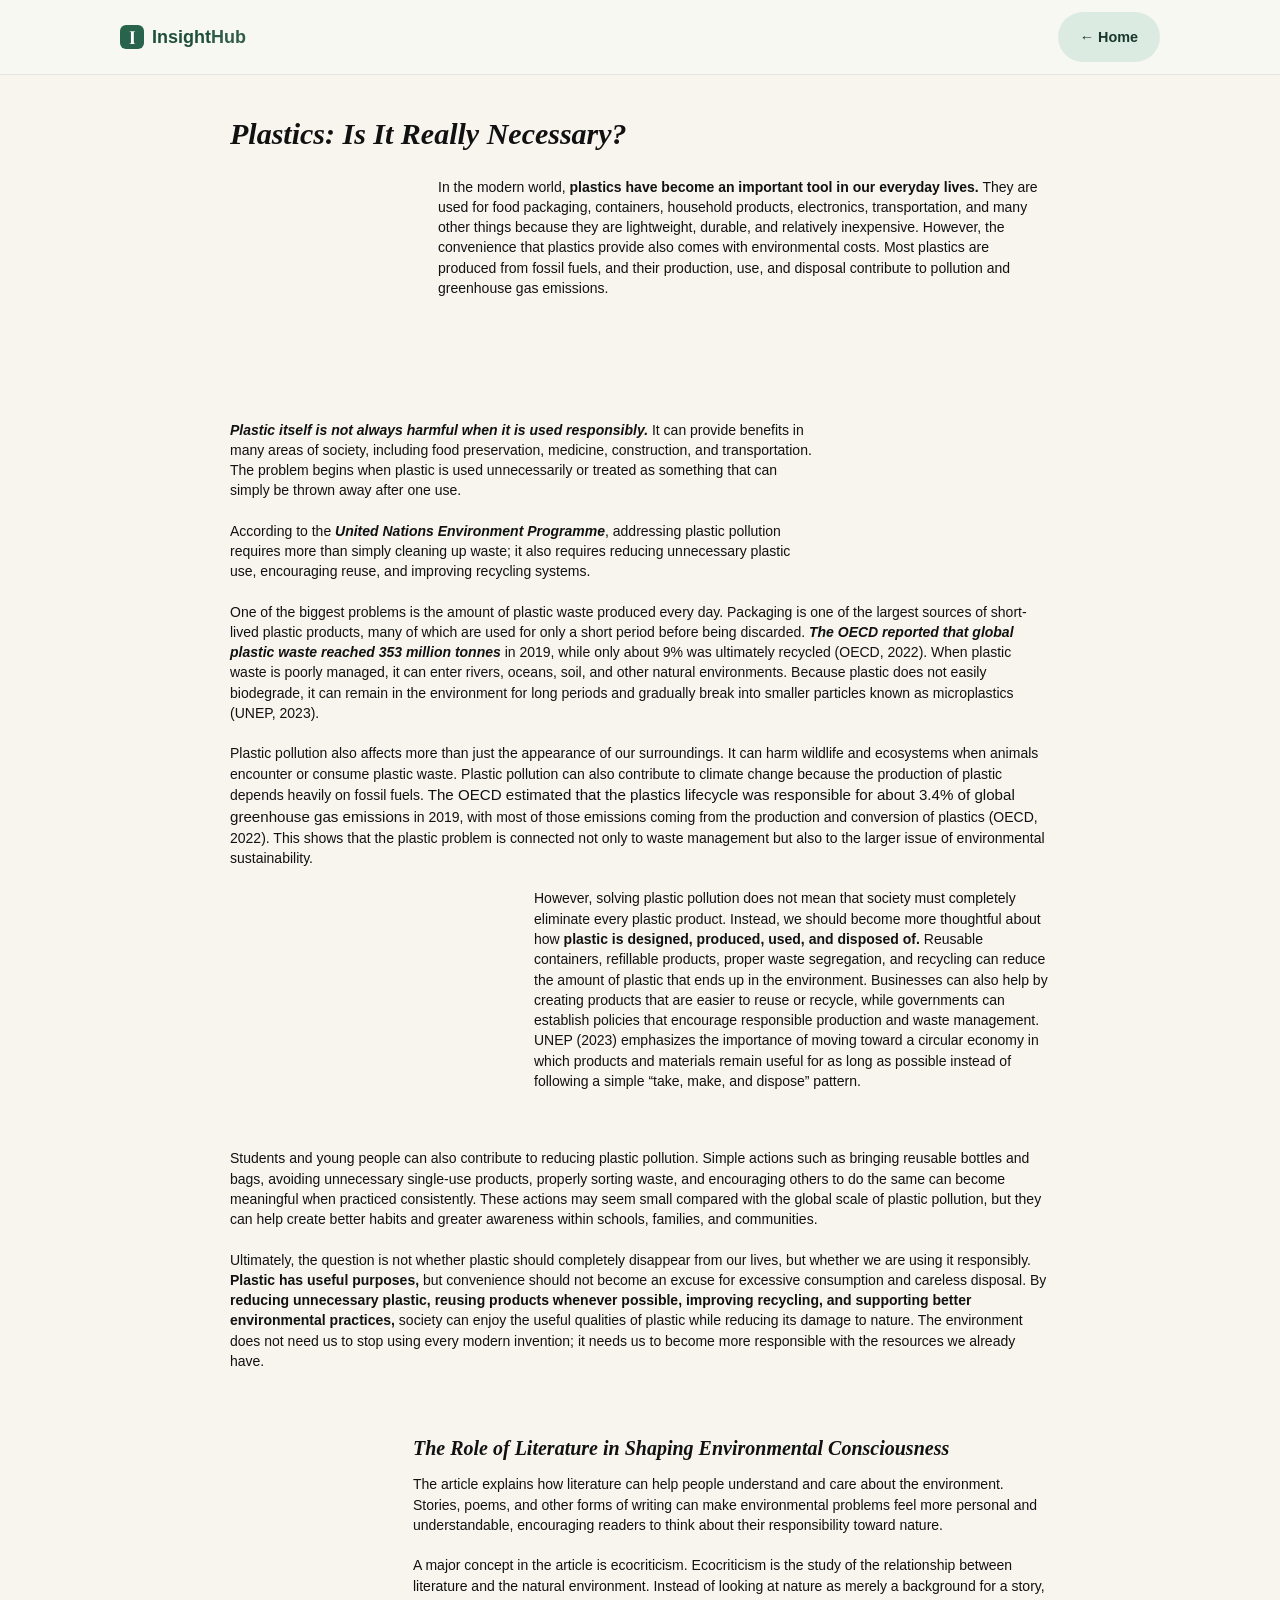
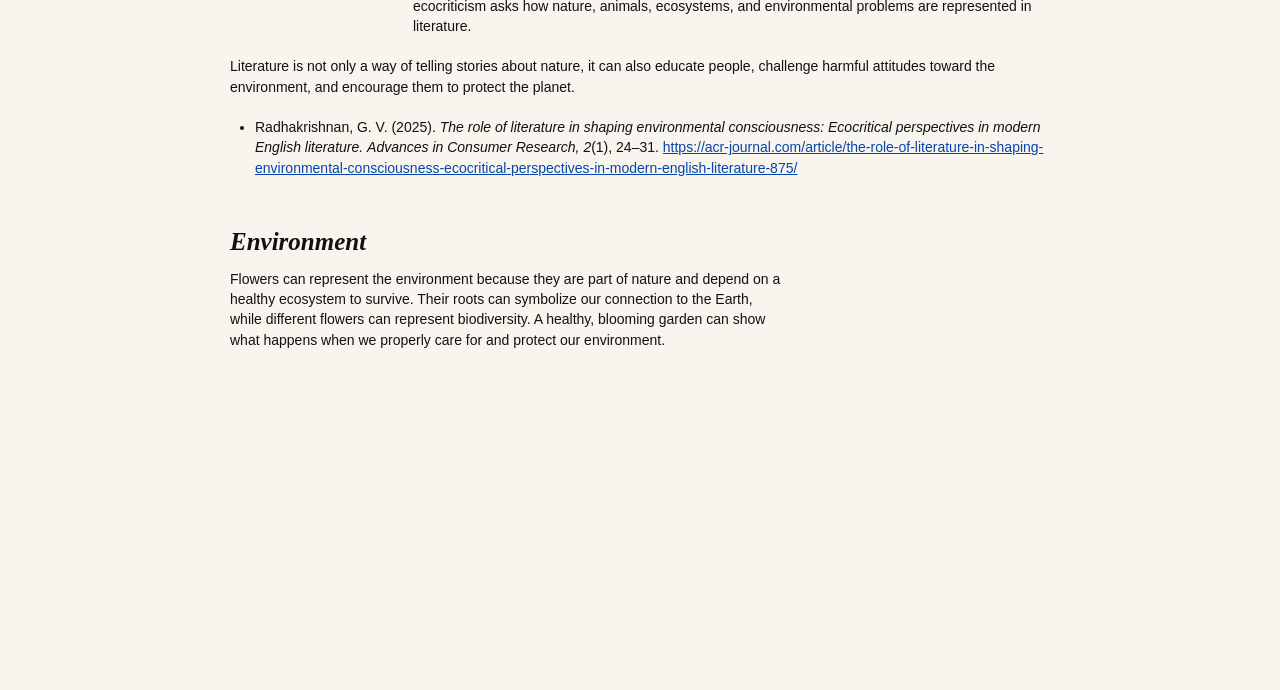
<file: articles/environment-3.html>
<!DOCTYPE html>
<html lang="en">
<head>
<meta charset="UTF-8">
<meta name="viewport" content="width=device-width, initial-scale=1.0">
<title>Plastics: Is It Really Necessary? | InsightHub</title>
<link rel="preconnect" href="https://fonts.googleapis.com">
<link rel="preconnect" href="https://fonts.gstatic.com" crossorigin>
<link href="https://fonts.googleapis.com/css2?family=DM+Sans:wght@400;500;600;700&family=Playfair+Display:wght@600;700&display=swap" rel="stylesheet">
<link rel="stylesheet" href="../style.css">
<style>
/* =========================================================
   ENVIRONMENT 3 — scoped article styling
   Uses the same InsightHub header + article-page system
   as the other articles.
   ========================================================= */
.article-page.env3-article {
  max-width: 900px;
  padding-top: 42px;
  padding-bottom: 70px;
  background: #f7f5ee;
  color: #111;
}

.article-page.env3-article p {
  color: #111;
  font-family: Arial, Helvetica, sans-serif;
  font-size: 14px;
  line-height: 1.45;
  margin: 0 0 20px;
}

.article-page.env3-article .env3-title {
  display: block;
  width: 360px;
  background: #f7f5ee;
  padding: 8px 12px 10px;
  margin: 0 0 18px;
  font-family: Georgia, "Times New Roman", serif;
  font-size: 27px;
  line-height: 1.2;
  font-weight: 700;
  color: #111;
}

.article-page.env3-article .env3-opening {
  min-height: 225px;
  margin-bottom: 18px;
}

.article-page.env3-article .env3-tree {
  float: left;
  width: 180px;
  height: 180px;
  object-fit: cover;
  margin: 5px 28px 8px 0;
}

.article-page.env3-article .env3-opening p {
  margin-top: 5px;
}

.article-page.env3-article .env3-opening strong {
  font-weight: 800;
}

.article-page.env3-article .env3-bottles {
  float: right;
  width: 220px;
  height: 160px;
  object-fit: cover;
  margin: 0 0 12px 18px;
}

.article-page.env3-article .env3-garbage {
  float: left;
  width: 290px;
  height: 245px;
  object-fit: cover;
  margin: 5px 14px 10px 0;
}

.article-page.env3-article .env3-research {
  margin-top: 45px;
  padding-top: 20px;
}

.article-page.env3-article .env3-research-logo {
  float: left;
  width: 165px;
  height: 175px;
  object-fit: cover;
  margin: 0 18px 12px 0;
}

.article-page.env3-article .env3-research h2 {
  font-family: "Brush Script MT", "Segoe Script", cursive;
  font-size: 20px;
  font-style: italic;
  font-weight: 700;
  line-height: 1.2;
  margin: 0 0 14px;
  color: #111;
}

.article-page.env3-article .env3-research ul {
  padding-left: 25px;
  margin: 10px 0 0;
}

.article-page.env3-article .env3-research li {
  font-family: Arial, Helvetica, sans-serif;
  font-size: 14px;
  line-height: 1.45;
}

.article-page.env3-article .env3-research a {
  color: #0645ad;
  text-decoration: underline;
}

.article-page.env3-article .env3-environment {
  margin-top: 50px;
  min-height: 180px;
}

.article-page.env3-article .env3-flowers {
  float: right;
  width: 245px;
  height: 190px;
  object-fit: cover;
  margin: 0 0 12px 20px;
}

.article-page.env3-article .env3-environment h2 {
  font-family: "Brush Script MT", "Segoe Script", cursive;
  font-size: 25px;
  font-style: italic;
  margin: 0 0 12px;
  color: #111;
}

.article-page.env3-article .env3-ending {
  width: 100%;
  height: 145px;
  object-fit: cover;
  display: block;
  margin-top: 45px;
}

.article-page.env3-article .env3-clear {
  clear: both;
}

@media (max-width: 700px) {
  .article-page.env3-article .env3-title {
    width: 100%;
    font-size: 24px;
  }

  .article-page.env3-article .env3-tree,
  .article-page.env3-article .env3-bottles,
  .article-page.env3-article .env3-garbage,
  .article-page.env3-article .env3-research-logo,
  .article-page.env3-article .env3-flowers {
    float: none;
    width: 100%;
    height: auto;
    max-height: 300px;
    margin: 10px 0 18px;
  }

  .article-page.env3-article .env3-opening {
    min-height: 0;
  }

  .article-page.env3-article .env3-ending {
    height: auto;
  }
}
</style>
</head>
<body>

<header class="site-header"><nav class="navbar container">
<a class="logo" href="../index.html"><span class="logo-mark">I</span><span>Insight<span>Hub</span></span></a>
<a class="btn primary" href="../index.html">← Home</a>
</nav></header>

<main class="article-page env3-article">

  <h1 >Plastics: Is It Really Necessary?</h1>

  <section class="env3-opening">
    <video class="env3-tree" autoplay muted loop playsinline>
      <source src="../movie/environment3-tree hang.mp4" type="video/mp4">
    </video>
    <p>
      In the modern world, <strong>plastics have become an important tool in our everyday lives.</strong>
      They are used for food packaging, containers, household products, electronics, transportation,
      and many other things because they are lightweight, durable, and relatively inexpensive. However,
      the convenience that plastics provide also comes with environmental costs. Most plastics are
      produced from fossil fuels, and their production, use, and disposal contribute to pollution and
      greenhouse gas emissions.
    </p>
    <div class="env3-clear"></div>
  </section>

  <section>
    <video class="env3-bottles" autoplay muted loop playsinline>
      <source src="../movie/environment3- bottles.mp4" type="video/mp4">
    </video>

    <p>
      <strong><em>Plastic itself is not always harmful when it is used responsibly.</em></strong>
      It can provide benefits in many areas of society, including food preservation, medicine,
      construction, and transportation. The problem begins when plastic is used unnecessarily or
      treated as something that can simply be thrown away after one use.
    </p>

    <p>
      According to the <strong><em>United Nations Environment Programme</em></strong>, addressing
      plastic pollution requires more than simply cleaning up waste; it also requires reducing
      unnecessary plastic use, encouraging reuse, and improving recycling systems.
    </p>

    <div class="env3-clear"></div>
  </section>

  <p>
    One of the biggest problems is the amount of plastic waste produced every day. Packaging is one
    of the largest sources of short-lived plastic products, many of which are used for only a short
    period before being discarded. <strong><em>The OECD reported that global plastic waste reached
    353 million tonnes</em></strong> in 2019, while only about 9% was ultimately recycled (OECD, 2022).
    When plastic waste is poorly managed, it can enter rivers, oceans, soil, and other natural
    environments. Because plastic does not easily biodegrade, it can remain in the environment for
    long periods and gradually break into smaller particles known as microplastics (UNEP, 2023).
  </p>

  <p>
    Plastic pollution also affects more than just the appearance of our surroundings. It can harm
    wildlife and ecosystems when animals encounter or consume plastic waste. Plastic pollution can
    also contribute to climate change because the production of plastic depends heavily on fossil
    fuels. <span style="font-size:1.08em;">The OECD estimated that the plastics lifecycle was
    responsible for about 3.4% of global greenhouse gas emissions</span> in 2019, with most of those
    emissions coming from the production and conversion of plastics (OECD, 2022). This shows that the
    plastic problem is connected not only to waste management but also to the larger issue of
    environmental sustainability.
  </p>

  <section>
    <video class="env3-garbage" autoplay muted loop playsinline>
      <source src="../movie/environment3-garbage patch.mp4" type="video/mp4">
    </video>

    <p>
      However, solving plastic pollution does not mean that society must completely eliminate every
      plastic product. Instead, we should become more thoughtful about how
      <strong>plastic is designed, produced, used, and disposed of.</strong> Reusable containers,
      refillable products, proper waste segregation, and recycling can reduce the amount of plastic
      that ends up in the environment. Businesses can also help by creating products that are easier
      to reuse or recycle, while governments can establish policies that encourage responsible
      production and waste management. UNEP (2023) emphasizes the importance of moving toward a
      circular economy in which products and materials remain useful for as long as possible instead
      of following a simple “take, make, and dispose” pattern.
    </p>

    <div class="env3-clear"></div>
  </section>

  <p>
    Students and young people can also contribute to reducing plastic pollution. Simple actions such
    as bringing reusable bottles and bags, avoiding unnecessary single-use products, properly sorting
    waste, and encouraging others to do the same can become meaningful when practiced consistently.
    These actions may seem small compared with the global scale of plastic pollution, but they can help
    create better habits and greater awareness within schools, families, and communities.
  </p>

  <p>
    Ultimately, the question is not whether plastic should completely disappear from our lives, but
    whether we are using it responsibly. <strong>Plastic has useful purposes,</strong> but convenience
    should not become an excuse for excessive consumption and careless disposal. By
    <strong>reducing unnecessary plastic, reusing products whenever possible, improving recycling,
    and supporting better environmental practices,</strong> society can enjoy the useful qualities of
    plastic while reducing its damage to nature. The environment does not need us to stop using every
    modern invention; it needs us to become more responsible with the resources we already have.
  </p>

  <section class="env3-research">
    <video class="env3-research-logo" autoplay muted loop playsinline>
      <source src="../movie/environment3 - research.mp4" type="video/mp4">
    </video>

    <h2>The Role of Literature in Shaping Environmental Consciousness</h2>
    <p>
      The article explains how literature can help people understand and care about the environment.
      Stories, poems, and other forms of writing can make environmental problems feel more personal and
      understandable, encouraging readers to think about their responsibility toward nature.
    </p>
    <p>
      A major concept in the article is ecocriticism. Ecocriticism is the study of the relationship
      between literature and the natural environment. Instead of looking at nature as merely a
      background for a story, ecocriticism asks how nature, animals, ecosystems, and environmental
      problems are represented in literature.
    </p>
    <p>
      Literature is not only a way of telling stories about nature, it can also educate people,
      challenge harmful attitudes toward the environment, and encourage them to protect the planet.
    </p>
    <ul>
      <li>
        Radhakrishnan, G. V. (2025). <em>The role of literature in shaping environmental consciousness:
        Ecocritical perspectives in modern English literature.</em> <em>Advances in Consumer Research,
        2</em>(1), 24–31.
        <a href="https://acr-journal.com/article/the-role-of-literature-in-shaping-environmental-consciousness-ecocritical-perspectives-in-modern-english-literature-875/" target="_blank" rel="noopener">
          https://acr-journal.com/article/the-role-of-literature-in-shaping-environmental-consciousness-ecocritical-perspectives-in-modern-english-literature-875/
        </a>
      </li>
    </ul>
    <div class="env3-clear"></div>
  </section>

  <section class="env3-environment">
    <video class="env3-flowers" autoplay muted loop playsinline>
      <source src="../movie/environment3-flowers deco.mp4" type="video/mp4">
    </video>

    <h2>Environment</h2>
    <p>
      Flowers can represent the environment because they are part of nature and depend on a healthy
      ecosystem to survive. Their roots can symbolize our connection to the Earth, while different
      flowers can represent biodiversity. A healthy, blooming garden can show what happens when we
      properly care for and protect our environment.
    </p>
    <div class="env3-clear"></div>
  </section>

  <video class="env3-ending" autoplay muted loop playsinline>
    <source src="../movie/environment3- ending banner.mp4" type="video/mp4">
  </video>

</main>
</body>
</html>
</file>
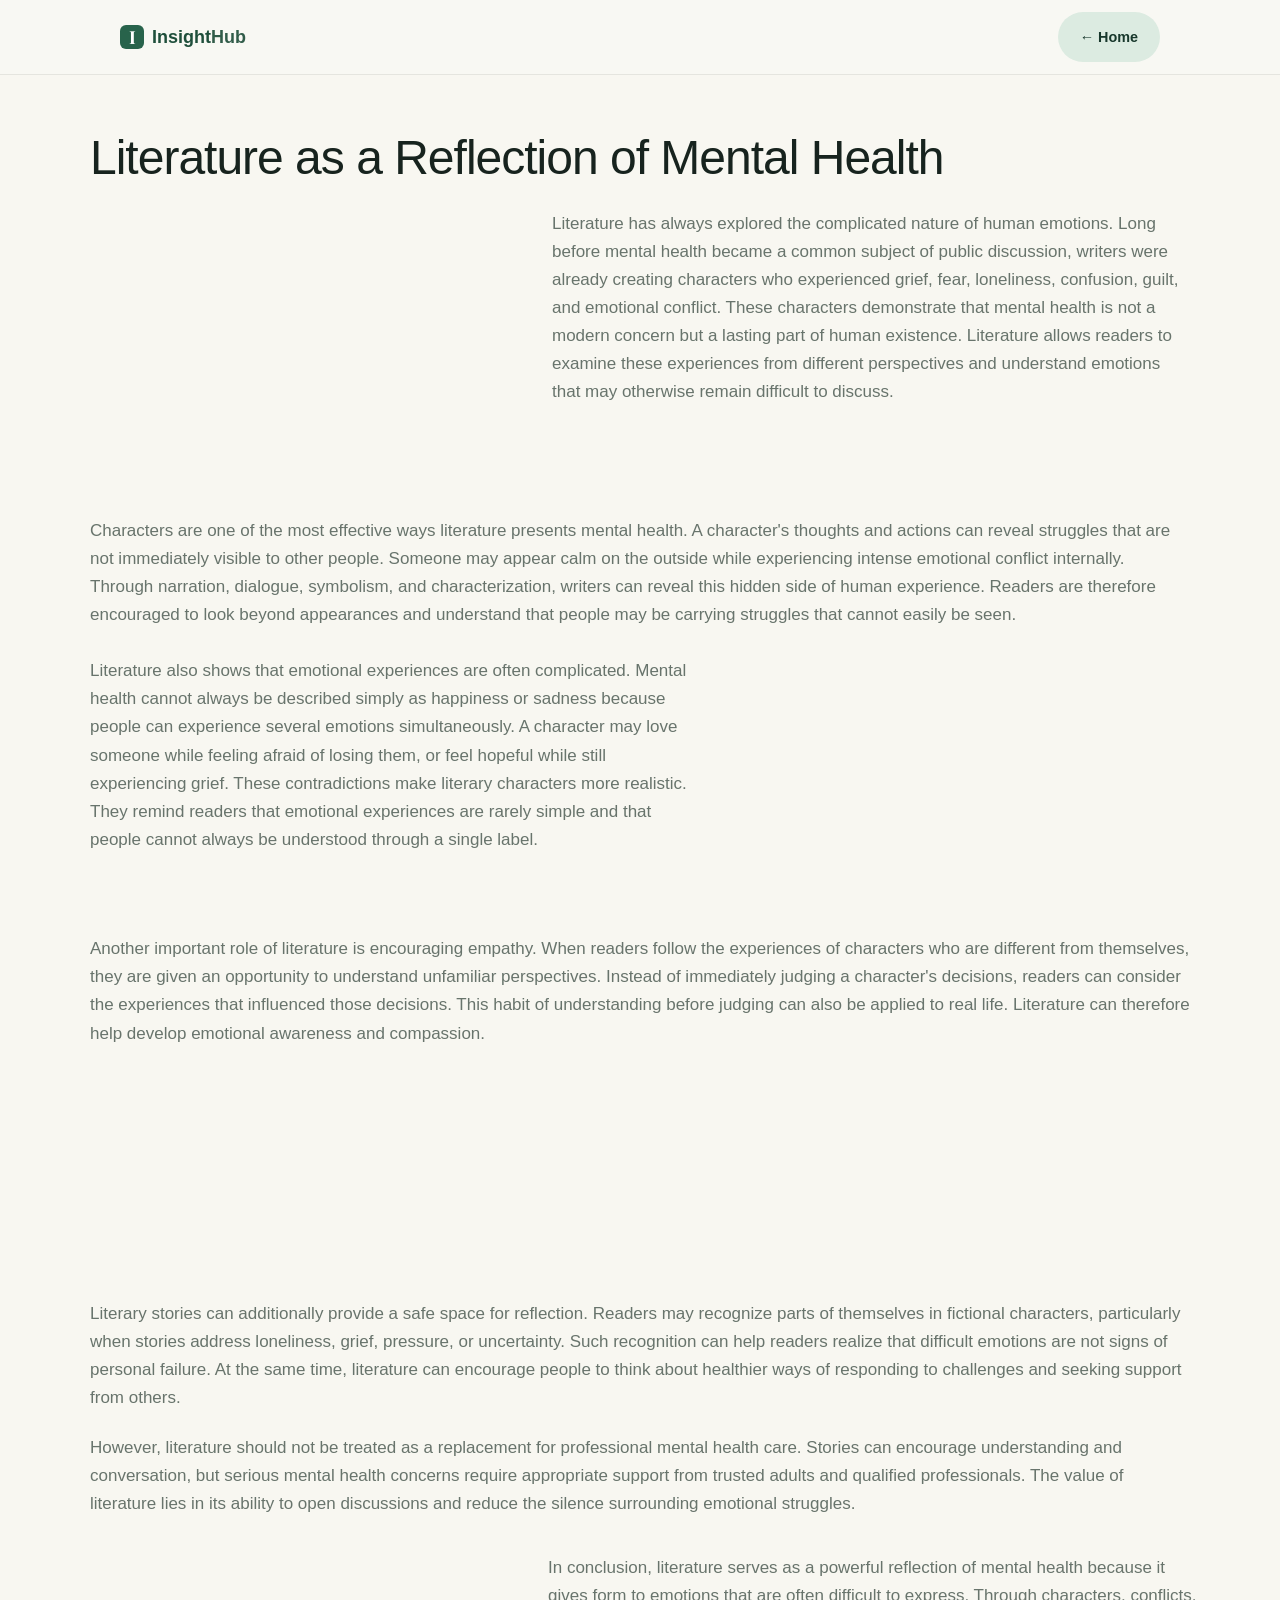
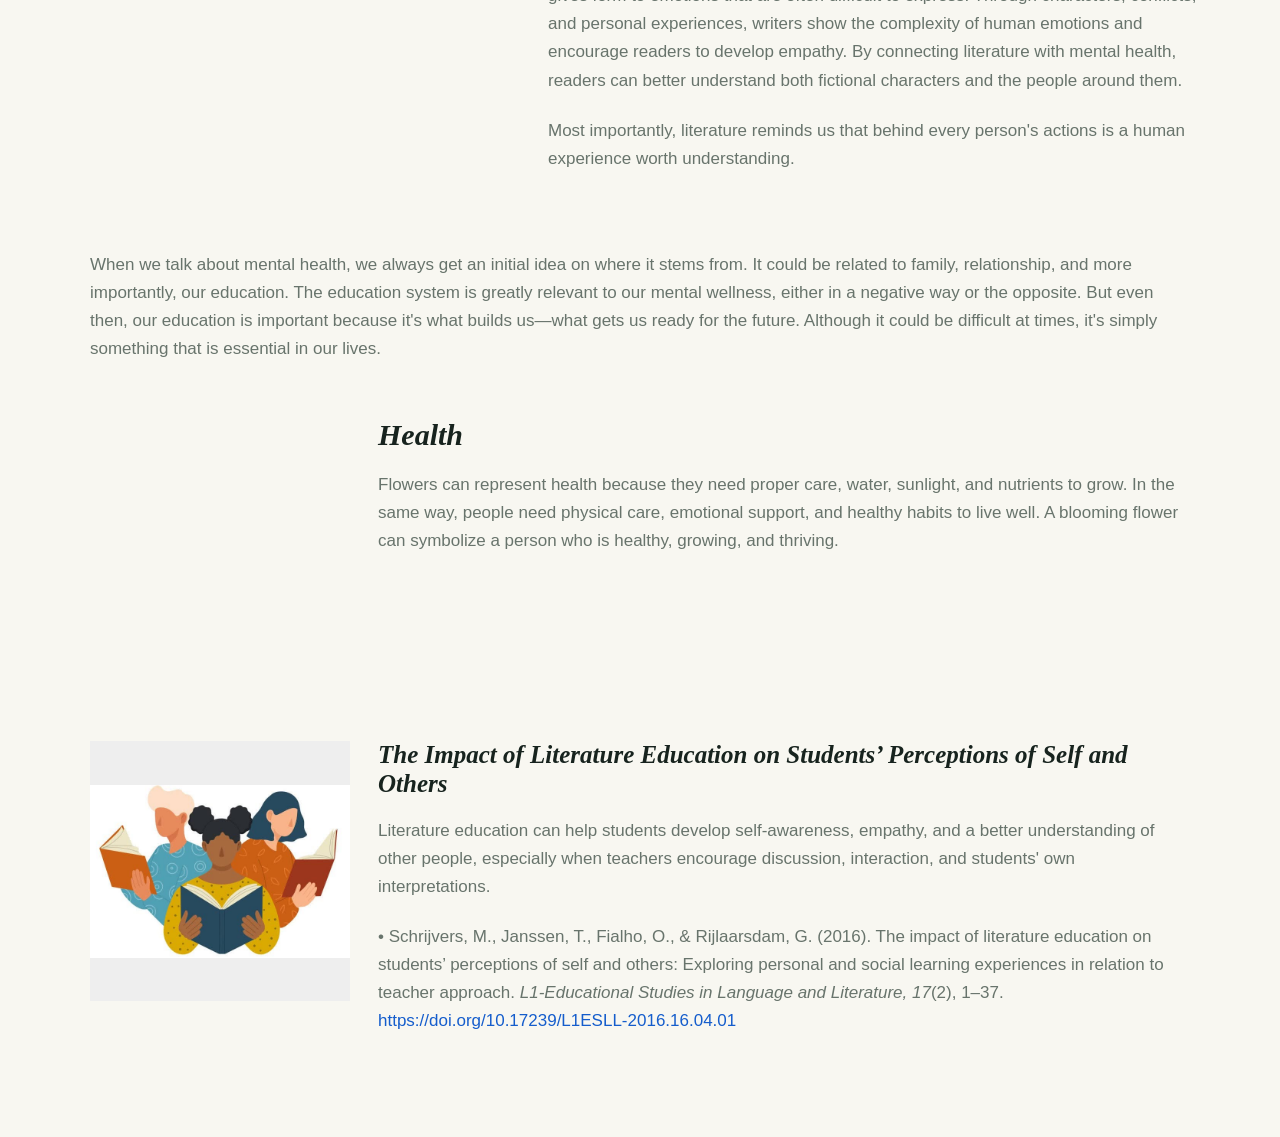
<file: articles/health-3.html>
<!DOCTYPE html>
<html lang="en">
<head>
<meta charset="UTF-8">
<meta name="viewport" content="width=device-width, initial-scale=1.0">
<title>InsightHub | Literature as a Reflection of Mental Health</title>
<link rel="preconnect" href="https://fonts.googleapis.com">
<link rel="preconnect" href="https://fonts.gstatic.com" crossorigin>
<link href="https://fonts.googleapis.com/css2?family=DM+Sans:wght@400;500;600;700&family=Playfair+Display:wght@600;700&display=swap" rel="stylesheet">
<link rel="stylesheet" href="../style.css">

<style>
    * {
        box-sizing: border-box;
    }

    body {
        margin: 0;
        background: #f8f7f1;
        color: #17231e;
        font-family: Arial, Helvetica, sans-serif;
    }

    .health3-page {
        width: min(1100px, 92%);
        margin: 0 auto;
        padding: 55px 0 80px;
    }

    .health3-page h1 {
        margin: 0 0 25px;
        font-family: Arial, Helvetica, sans-serif;
        font-size: clamp(30px, 4vw, 48px);
        font-weight: 500;
        letter-spacing: -1px;
    }

    .health3-page h2 {
        margin: 0 0 18px;
        font-family: Georgia, "Times New Roman", serif;
        font-size: 30px;
        color: #17231e;
    }

    .health3-page p {
        margin: 0 0 22px;
        font-size: 17px;
        line-height: 1.65;
    }

    .health3-video {
        display: block;
        width: 100%;
        height: auto;
        object-fit: cover;
    }

    /* Opening section */
    .health3-opening {
        display: grid;
        grid-template-columns: 42% 58%;
        align-items: start;
        margin-bottom: 22px;
    }

    .health3-opening .health3-media {
        padding-right: 18px;
    }

    .health3-opening .health3-media video {
        width: 100%;
        height: 285px;
        object-fit: cover;
    }

    .health3-opening .health3-text {
        padding-left: 0;
    }

    .health3-opening + p {
        margin-top: 0;
    }

    /* Right-side image/video inside a paragraph section */
    .health3-side {
        display: grid;
        grid-template-columns: 1fr 42%;
        gap: 28px;
        align-items: start;
        margin: 28px 0;
    }

    .health3-side.reverse {
        grid-template-columns: 42% 1fr;
    }

    .health3-side video {
        width: 100%;
        height: 250px;
        object-fit: cover;
    }

    /* Wide footsteps video */
    .health3-banner {
        width: 100%;
        margin: 55px 0 12px;
    }

    .health3-banner video {
        width: 100%;
        height: 185px;
        object-fit: cover;
        display: block;
    }

    /* Text beside confusion video */
    .health3-confusion {
        display: grid;
        grid-template-columns: 40% 60%;
        gap: 18px;
        align-items: center;
        margin: 25px 0 45px;
    }

    .health3-confusion video {
        width: 100%;
        height: 255px;
        object-fit: cover;
    }

    /* Health section */
    .health3-health-card {
        display: grid;
        grid-template-columns: 260px 1fr;
        gap: 28px;
        align-items: start;
        margin: 55px 0 55px;
    }

    .health3-health-card video {
        width: 100%;
        height: 260px;
        object-fit: cover;
    }

    .health3-health-card h2 {
        font-style: italic;
        margin-top: 0;
    }

    /* Literature education section */
    .health3-literature-card {
        display: grid;
        grid-template-columns: 260px 1fr;
        gap: 28px;
        align-items: start;
        margin-top: 35px;
    }

    .health3-literature-card img {
        width: 100%;
        height: 260px;
        object-fit: contain;
        background: #eee;
    }

    .health3-literature-card h2 {
        font-family: Georgia, "Times New Roman", serif;
        font-size: 25px;
        font-style: italic;
        margin-top: 0;
    }

    .health3-citation {
        margin-top: 22px;
        font-size: 15px;
        line-height: 1.5;
    }

    .health3-citation a {
        color: #155dcc;
    }

    @media (max-width: 750px) {
        .health3-page {
            width: 92%;
            padding-top: 35px;
        }

        .health3-opening,
        .health3-side,
        .health3-side.reverse,
        .health3-confusion,
        .health3-health-card,
        .health3-literature-card {
            display: block;
        }

        .health3-opening .health3-media {
            padding-right: 0;
            margin-bottom: 20px;
        }

        .health3-opening .health3-media video,
        .health3-side video,
        .health3-confusion video,
        .health3-health-card video {
            height: auto;
            max-height: 350px;
        }

        .health3-side video,
        .health3-confusion video {
            margin-bottom: 20px;
        }

        .health3-health-card img,
        .health3-literature-card img {
            margin-bottom: 20px;
        }

        .health3-banner video {
            height: auto;
        }
    }
</style>
</head>

<body>

<header class="site-header"><nav class="navbar container">
<a class="logo" href="../index.html"><span class="logo-mark">I</span><span>Insight<span>Hub</span></span></a>
<a class="btn primary" href="../index.html">← Home</a>
</nav></header>

<main class="health3-page">

    <h1>Literature as a Reflection of Mental Health</h1>

    <!-- Opening: can't-sleep video + introductory text -->
    <section class="health3-opening">
        <div class="health3-media">
            <video class="health3-video" autoplay muted loop playsinline>
                <source src="../movie/health3 - cant sleep.mp4" type="video/mp4">
            </video>
        </div>

        <div class="health3-text">
            <p>
                Literature has always explored the complicated nature of human emotions.
                Long before mental health became a common subject of public discussion,
                writers were already creating characters who experienced grief, fear,
                loneliness, confusion, guilt, and emotional conflict. These characters
                demonstrate that mental health is not a modern concern but a lasting part
                of human existence. Literature allows readers to examine these experiences
                from different perspectives and understand emotions that may otherwise
                remain difficult to discuss.
            </p>
        </div>
    </section>

    <p>
        Characters are one of the most effective ways literature presents mental health.
        A character's thoughts and actions can reveal struggles that are not immediately
        visible to other people. Someone may appear calm on the outside while experiencing
        intense emotional conflict internally. Through narration, dialogue, symbolism,
        and characterization, writers can reveal this hidden side of human experience.
        Readers are therefore encouraged to look beyond appearances and understand that
        people may be carrying struggles that cannot easily be seen.
    </p>

    <!-- Writing video on the right -->
    <section class="health3-side">
        <div>
            <p>
                Literature also shows that emotional experiences are often complicated.
                Mental health cannot always be described simply as happiness or sadness
                because people can experience several emotions simultaneously. A character
                may love someone while feeling afraid of losing them, or feel hopeful while
                still experiencing grief. These contradictions make literary characters
                more realistic. They remind readers that emotional experiences are rarely
                simple and that people cannot always be understood through a single label.
            </p>
        </div>

        <div>
            <video class="health3-video" autoplay muted loop playsinline>
                <source src="../movie/health3- writing.mp4" type="video/mp4">
            </video>
        </div>
    </section>

    <p>
        Another important role of literature is encouraging empathy. When readers follow
        the experiences of characters who are different from themselves, they are given
        an opportunity to understand unfamiliar perspectives. Instead of immediately
        judging a character's decisions, readers can consider the experiences that
        influenced those decisions. This habit of understanding before judging can also
        be applied to real life. Literature can therefore help develop emotional awareness
        and compassion.
    </p>

    <!-- Wide footsteps video -->
    <div class="health3-banner">    
        <video autoplay muted loop playsinline>
            <source src="../movie/health-3 foot steps.mp4" type="video/mp4">
        </video>
    </div>

    <p>
        Literary stories can additionally provide a safe space for reflection. Readers
        may recognize parts of themselves in fictional characters, particularly when
        stories address loneliness, grief, pressure, or uncertainty. Such recognition
        can help readers realize that difficult emotions are not signs of personal failure.
        At the same time, literature can encourage people to think about healthier ways
        of responding to challenges and seeking support from others.
    </p>

    <p>
        However, literature should not be treated as a replacement for professional
        mental health care. Stories can encourage understanding and conversation, but
        serious mental health concerns require appropriate support from trusted adults
        and qualified professionals. The value of literature lies in its ability to open
        discussions and reduce the silence surrounding emotional struggles.
    </p>

    <!-- Confusion video + conclusion -->
    <section class="health3-confusion">
        <div>
            <video autoplay muted loop playsinline>
                <source src="../movie/health3- confusion.mp4" type="video/mp4">
            </video>
        </div>

        <div>
            <p>
                In conclusion, literature serves as a powerful reflection of mental health
                because it gives form to emotions that are often difficult to express.
                Through characters, conflicts, and personal experiences, writers show the
                complexity of human emotions and encourage readers to develop empathy.
                By connecting literature with mental health, readers can better understand
                both fictional characters and the people around them.
            </p>
            <p>
                Most importantly, literature reminds us that behind every person's actions
                is a human experience worth understanding.
            </p>
        </div>
    </section>

    <p>
        When we talk about mental health, we always get an initial idea on where it stems
        from. It could be related to family, relationship, and more importantly, our
        education. The education system is greatly relevant to our mental wellness, either
        in a negative way or the opposite. But even then, our education is important because
        it's what builds us—what gets us ready for the future. Although it could be difficult
        at times, it's simply something that is essential in our lives.
    </p>

    <!-- Health flower section -->
    <section class="health3-health-card">
        <div>
            <video autoplay muted loop playsinline>
                <source src="../movie/health3- windows.mp4" type="video/mp4">
            </video>
        </div>

        <div>
            <h2>Health</h2>
            <p>
                Flowers can represent health because they need proper care, water, sunlight,
                and nutrients to grow. In the same way, people need physical care, emotional
                support, and healthy habits to live well. A blooming flower can symbolize a
                person who is healthy, growing, and thriving.
            </p>
        </div>
    </section>

    <!-- Literature education section -->
    <section class="health3-literature-card">
        <div>
            <img src="../static/health-3 group study.jpeg" alt="Students studying together">
        </div>

        <div>
            <h2>
                The Impact of Literature Education on Students’ Perceptions of Self and Others
            </h2>

            <p>
                Literature education can help students develop self-awareness, empathy,
                and a better understanding of other people, especially when teachers
                encourage discussion, interaction, and students' own interpretations.
            </p>

            <p class="health3-citation">
                • Schrijvers, M., Janssen, T., Fialho, O., & Rijlaarsdam, G. (2016).
                The impact of literature education on students’ perceptions of self and others:
                Exploring personal and social learning experiences in relation to teacher approach.
                <i>L1-Educational Studies in Language and Literature, 17</i>(2), 1–37.<br>
                <a href="https://doi.org/10.17239/L1ESLL-2016.16.04.01" target="_blank">
                    https://doi.org/10.17239/L1ESLL-2016.16.04.01
                </a>
            </p>
        </div>
    </section>

</main>

</body>
</html>
</file>
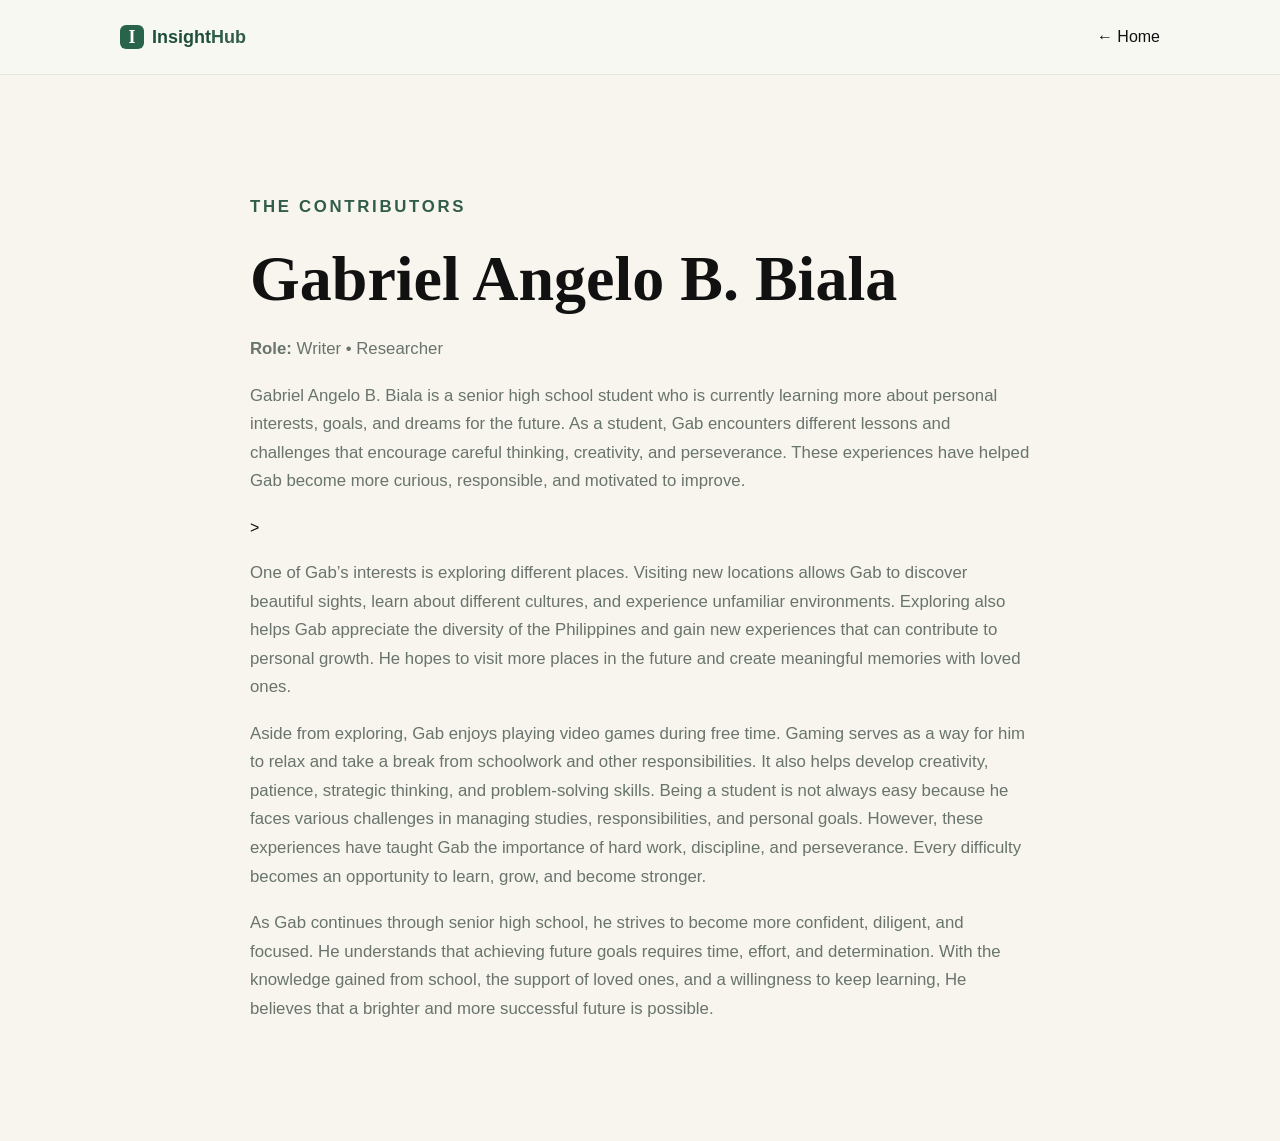
<file: contributors/contributor-1.html>
<!DOCTYPE html>
<html lang="en">
<head>
<meta charset="UTF-8">
<meta name="viewport" content="width=device-width, initial-scale=1.0">
<title>Contributor Name | InsightHub</title>
<link rel="stylesheet" href="../style.css">
<style>
.bio { max-width:780px; margin:0 auto; padding:100px 0; }
.bio h1 { font-size:4rem; margin:20px 0; }
.bio p { margin:18px 0; font-size:1.05rem; }
</style>
</head>
<body class="page">
<header class="site-header"><nav class="navbar container">
<a class="logo" href="../index.html"><span class="logo-mark">I</span><span>Insight<span>Hub</span></span></a>
<a href="../index.html">← Home</a>
</nav></header>
<main class="bio container">
<p class="section-label">THE CONTRIBUTORS</p>
<h1>Gabriel Angelo B. Biala</h1>
<p><strong>Role:</strong> Writer • Researcher</p>
<p>Gabriel Angelo B. Biala is a senior high school student who is currently learning more about personal interests, goals, and dreams for the future. As a student, Gab encounters different lessons and challenges that encourage careful thinking, creativity, and perseverance. These experiences have helped Gab become more curious, responsible, and motivated to improve.</p>>
<p>One of Gab’s interests is exploring different places. Visiting new locations allows Gab to discover beautiful sights, learn about different cultures, and experience unfamiliar environments. Exploring also helps Gab appreciate the diversity of the Philippines and gain new experiences that can contribute to personal growth. He hopes to visit more places in the future and create meaningful memories with loved ones.</p>
<p>Aside from exploring, Gab enjoys playing video games during free time. Gaming serves as a way for him to relax and take a break from schoolwork and other responsibilities. It also helps develop creativity, patience, strategic thinking, and problem-solving skills. Being a student is not always easy because he faces various challenges in managing studies, responsibilities, and personal goals. However, these experiences have taught Gab the importance of hard work, discipline, and perseverance. Every difficulty becomes an opportunity to learn, grow, and become stronger.</p>
<p>As Gab continues through senior high school, he strives to become more confident, diligent, and focused. He understands that achieving future goals requires time, effort, and determination. With the knowledge gained from school, the support of loved ones, and a willingness to keep learning, He believes that a brighter and more successful future is possible.</p>
</main>

<script src="../script.js"></script>
<script>
document.addEventListener("DOMContentLoaded", () => {
    document.body.classList.add("loaded");
});

document.querySelectorAll("a").forEach(link => {
    link.addEventListener("click", function(e) {
        const url = this.href;

        // Only animate links to another page
        if (url && !url.includes("#") && url.startsWith(window.location.origin)) {
            e.preventDefault();

            document.body.classList.remove("loaded");

            setTimeout(() => {
                window.location.href = url;
            }, 500);
        }
    });
});
</script>
</body>
</html>
</file>
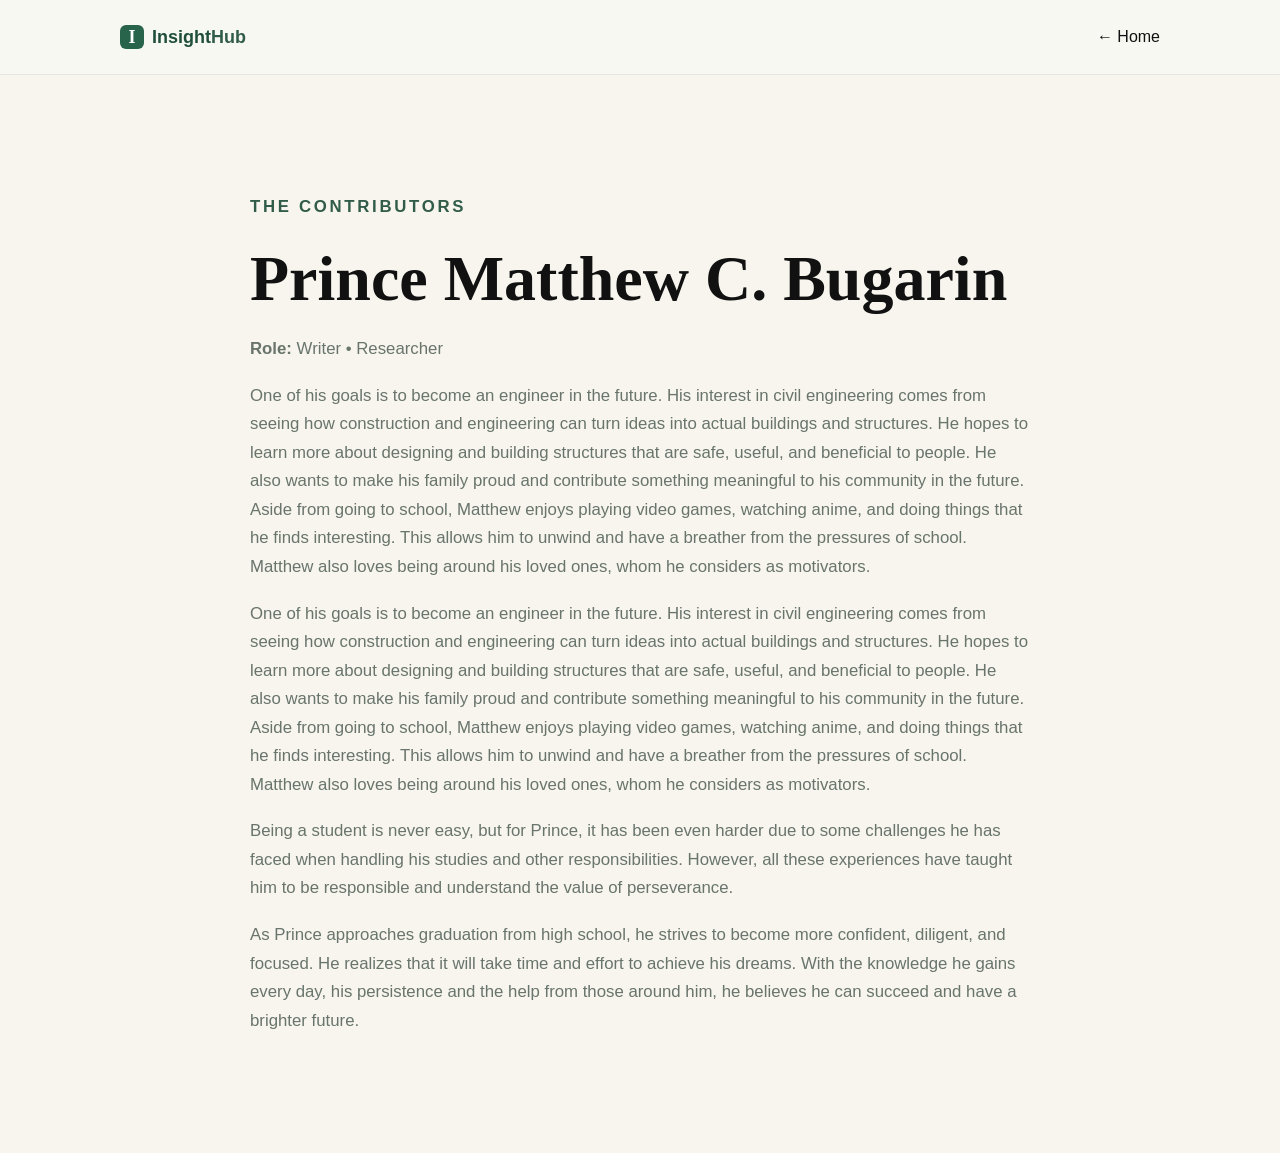
<file: contributors/contributor-2.html>
<!DOCTYPE html>
<html lang="en">
<head>
<meta charset="UTF-8">
<meta name="viewport" content="width=device-width, initial-scale=1.0">
<title>Contributor Name | InsightHub</title>
<link rel="stylesheet" href="../style.css">
<style>
.bio { max-width:780px; margin:0 auto; padding:100px 0; }
.bio h1 { font-size:4rem; margin:20px 0; }
.bio p { margin:18px 0; font-size:1.05rem; }
</style>
</head>
<body class="page">
<header class="site-header"><nav class="navbar container">
<a class="logo" href="../index.html"><span class="logo-mark">I</span><span>Insight<span>Hub</span></span></a>
<a href="../index.html">← Home</a>
</nav></header>
<main class="bio container">
<p class="section-label">THE CONTRIBUTORS</p>
<h1>Prince Matthew C. Bugarin</h1>
<p><strong>Role:</strong> Writer • Researcher</p>
<p>One of his goals is to become an engineer in the future. His interest in civil engineering comes from seeing how construction and engineering can turn ideas into actual buildings and structures. He hopes to learn more about designing and building structures that are safe, useful, and beneficial to people. He also wants to make his family proud and contribute something meaningful to his community in the future. Aside from going to school, Matthew enjoys playing video games, watching anime, and doing things that he finds interesting. This allows him to unwind and have a breather from the pressures of school. Matthew also loves being around his loved ones, whom he considers as motivators.</p>
<p>One of his goals is to become an engineer in the future. His interest in civil engineering comes from seeing how construction and engineering can turn ideas into actual buildings and structures. He hopes to learn more about designing and building structures that are safe, useful, and beneficial to people. He also wants to make his family proud and contribute something meaningful to his community in the future. Aside from going to school, Matthew enjoys playing video games, watching anime, and doing things that he finds interesting. This allows him to unwind and have a breather from the pressures of school. Matthew also loves being around his loved ones, whom he considers as motivators.</p>
<p>Being a student is never easy, but for Prince, it has been even harder due to some challenges he has faced when handling his studies and other responsibilities. However, all these experiences have taught him to be responsible and understand the value of perseverance.</p>
<P>As Prince approaches graduation from high school, he strives to become more confident, diligent, and focused. He realizes that it will take time and effort to achieve his dreams. With the knowledge he gains every day, his persistence and the help from those around him, he believes he can succeed and have a brighter future.</P>
</main>

<script src="../script.js"></script>
<script>
document.addEventListener("DOMContentLoaded", () => {
    document.body.classList.add("loaded");
});

document.querySelectorAll("a").forEach(link => {
    link.addEventListener("click", function(e) {
        const url = this.href;

        // Only animate links to another page
        if (url && !url.includes("#") && url.startsWith(window.location.origin)) {
            e.preventDefault();

            document.body.classList.remove("loaded");

            setTimeout(() => {
                window.location.href = url;
            }, 500);
        }
    });
});
</script>
</body>
</html>
</file>
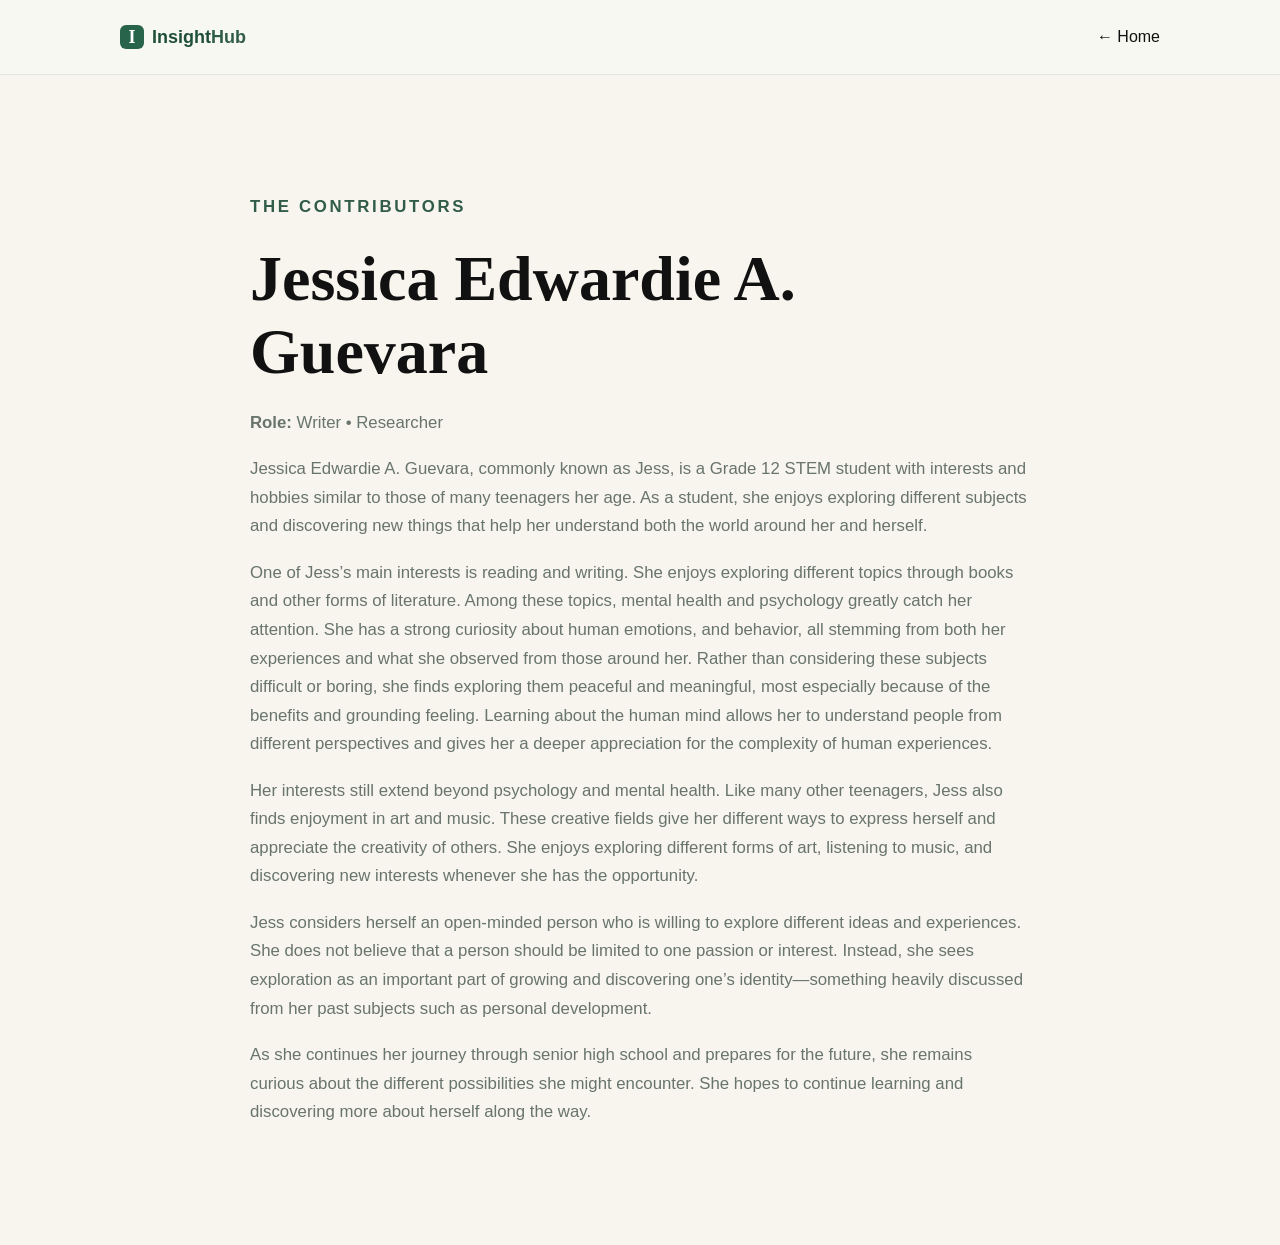
<file: contributors/contributor-3.html>
<!DOCTYPE html>
<html lang="en">
<head>
<meta charset="UTF-8">
<meta name="viewport" content="width=device-width, initial-scale=1.0">
<title>Contributor Name | InsightHub</title>
<link rel="stylesheet" href="../style.css">
<style>
.bio { max-width:780px; margin:0 auto; padding:100px 0; }
.bio h1 { font-size:4rem; margin:20px 0; }
.bio p { margin:18px 0; font-size:1.05rem; }
</style>
</head>
<body class="page">
<header class="site-header"><nav class="navbar container">
<a class="logo" href="../index.html"><span class="logo-mark">I</span><span>Insight<span>Hub</span></span></a>
<a href="../index.html">← Home</a>
</nav></header>
<main class="bio container">
<p class="section-label">THE CONTRIBUTORS</p>
<h1>Jessica Edwardie A. Guevara</h1>
<p><strong>Role:</strong> Writer • Researcher</p>
<p>Jessica Edwardie A. Guevara, commonly known as Jess, is a Grade 12 STEM student with interests and hobbies similar to those of many teenagers her age. As a student, she enjoys exploring different subjects and discovering new things that help her understand both the world around her and herself.</p>
<p>One of Jess’s main interests is reading and writing. She enjoys exploring different topics through books and other forms of literature. Among these topics, mental health and psychology greatly catch her attention. She has a strong curiosity about human emotions, and behavior, all stemming from both her experiences and what she observed from those around her. Rather than considering these subjects difficult or boring, she finds exploring them peaceful and meaningful, most especially because of the benefits and grounding feeling. Learning about the human mind allows her to understand people from different perspectives and gives her a deeper appreciation for the complexity of human experiences.</p>
<p>Her interests still extend beyond psychology and mental health. Like many other teenagers, Jess also finds enjoyment in art and music. These creative fields give her different ways to express herself and appreciate the creativity of others. She enjoys exploring different forms of art, listening to music, and discovering new interests whenever she has the opportunity.</p>
<p>Jess considers herself an open-minded person who is willing to explore different ideas and experiences. She does not believe that a person should be limited to one passion or interest. Instead, she sees exploration as an important part of growing and discovering one’s identity—something heavily discussed from her past subjects such as personal development.</p>
<p>As she continues her journey through senior high school and prepares for the future, she remains curious about the different possibilities she might encounter. She hopes to continue learning and discovering more about herself along the way.</p>
</main>

<script src="../script.js"></script>
<script>
document.addEventListener("DOMContentLoaded", () => {
    document.body.classList.add("loaded");
});

document.querySelectorAll("a").forEach(link => {
    link.addEventListener("click", function(e) {
        const url = this.href;

        // Only animate links to another page
        if (url && !url.includes("#") && url.startsWith(window.location.origin)) {
            e.preventDefault();

            document.body.classList.remove("loaded");

            setTimeout(() => {
                window.location.href = url;
            }, 500);
        }
    });
});
</script>
</body>
</html>
</file>
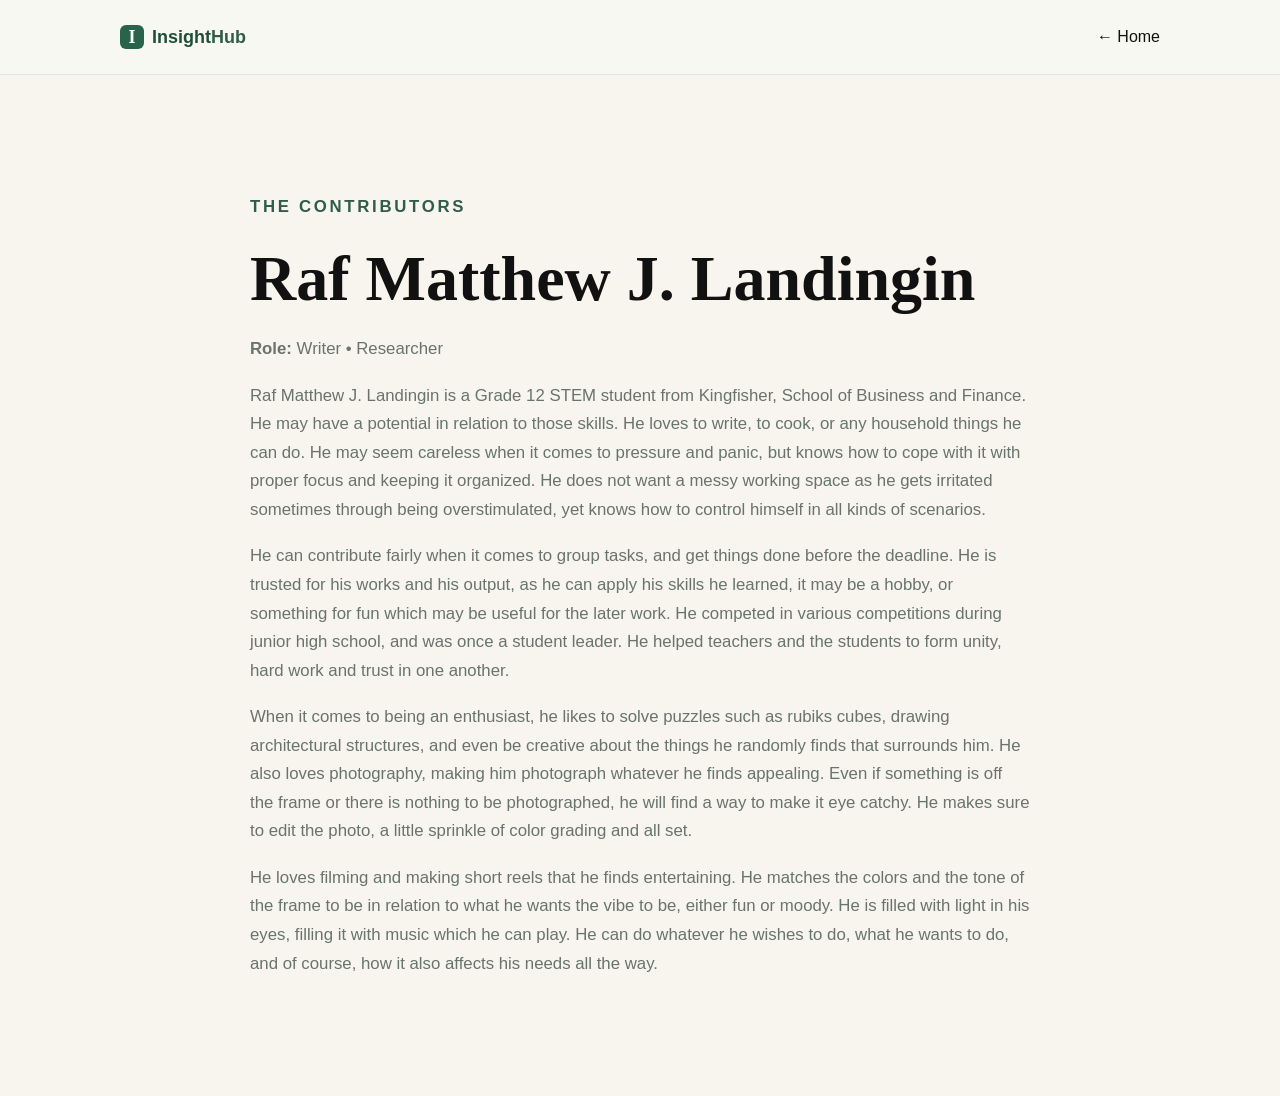
<file: contributors/contributor-4.html>
<!DOCTYPE html>
<html lang="en">
<head>
<meta charset="UTF-8">
<meta name="viewport" content="width=device-width, initial-scale=1.0">
<title>Contributor Name | InsightHub</title>
<link rel="stylesheet" href="../style.css">
<style>
.bio { max-width:780px; margin:0 auto; padding:100px 0; }
.bio h1 { font-size:4rem; margin:20px 0; }
.bio p { margin:18px 0; font-size:1.05rem; }
</style>
</head>
<body class="page">
<header class="site-header"><nav class="navbar container">
<a class="logo" href="../index.html"><span class="logo-mark">I</span><span>Insight<span>Hub</span></span></a>
<a href="../index.html">← Home</a>
</nav></header>
<main class="bio container">
<p class="section-label">THE CONTRIBUTORS</p>
<h1>Raf Matthew J. Landingin</h1>
<p><strong>Role:</strong> Writer • Researcher</p>
<p>Raf Matthew J. Landingin is a Grade 12 STEM student from Kingfisher, School of Business and Finance. He may have a potential in relation to those skills. He loves to write, to cook, or any household things he can do. He may seem careless when it comes to pressure and panic, but knows how to cope with it with proper focus and keeping it organized. He does not want a messy working space as he gets irritated sometimes through being overstimulated, yet knows how to control himself in all kinds of scenarios.</p> 
<p>He can contribute fairly when it comes to group tasks, and get things done before the deadline. He is trusted for his works and his output, as he can apply his skills he learned, it may be a hobby, or something for fun which may be useful for the later work. He competed in various competitions during junior high school, and was once a student leader. He helped teachers and the students to form unity, hard work and trust in one another.</p>
<p>When it comes to being an enthusiast, he likes to solve puzzles such as rubiks cubes, drawing architectural structures, and even be creative about the things he randomly finds that surrounds him. He also loves photography, making him photograph whatever he finds appealing. Even if something is off the frame or there is nothing to be photographed, he will find a way to make it eye catchy. He makes sure to edit the photo, a little sprinkle of color grading and all set.</p>
<p> He loves filming and making short reels that he finds entertaining. He matches the colors and the tone of the frame to be in relation to what he wants the vibe to be, either fun or moody. He is filled with light in his eyes, filling it with music which he can play. He can do whatever he wishes to do, what he wants to do, and of course, how it also affects his needs all the way. </p>
</main>

<script src="../script.js"></script>
<script>
document.addEventListener("DOMContentLoaded", () => {
    document.body.classList.add("loaded");
});

document.querySelectorAll("a").forEach(link => {
    link.addEventListener("click", function(e) {
        const url = this.href;

        // Only animate links to another page
        if (url && !url.includes("#") && url.startsWith(window.location.origin)) {
            e.preventDefault();

            document.body.classList.remove("loaded");

            setTimeout(() => {
                window.location.href = url;
            }, 500);
        }
    });
});
</script>
</body>
</html>
</file>
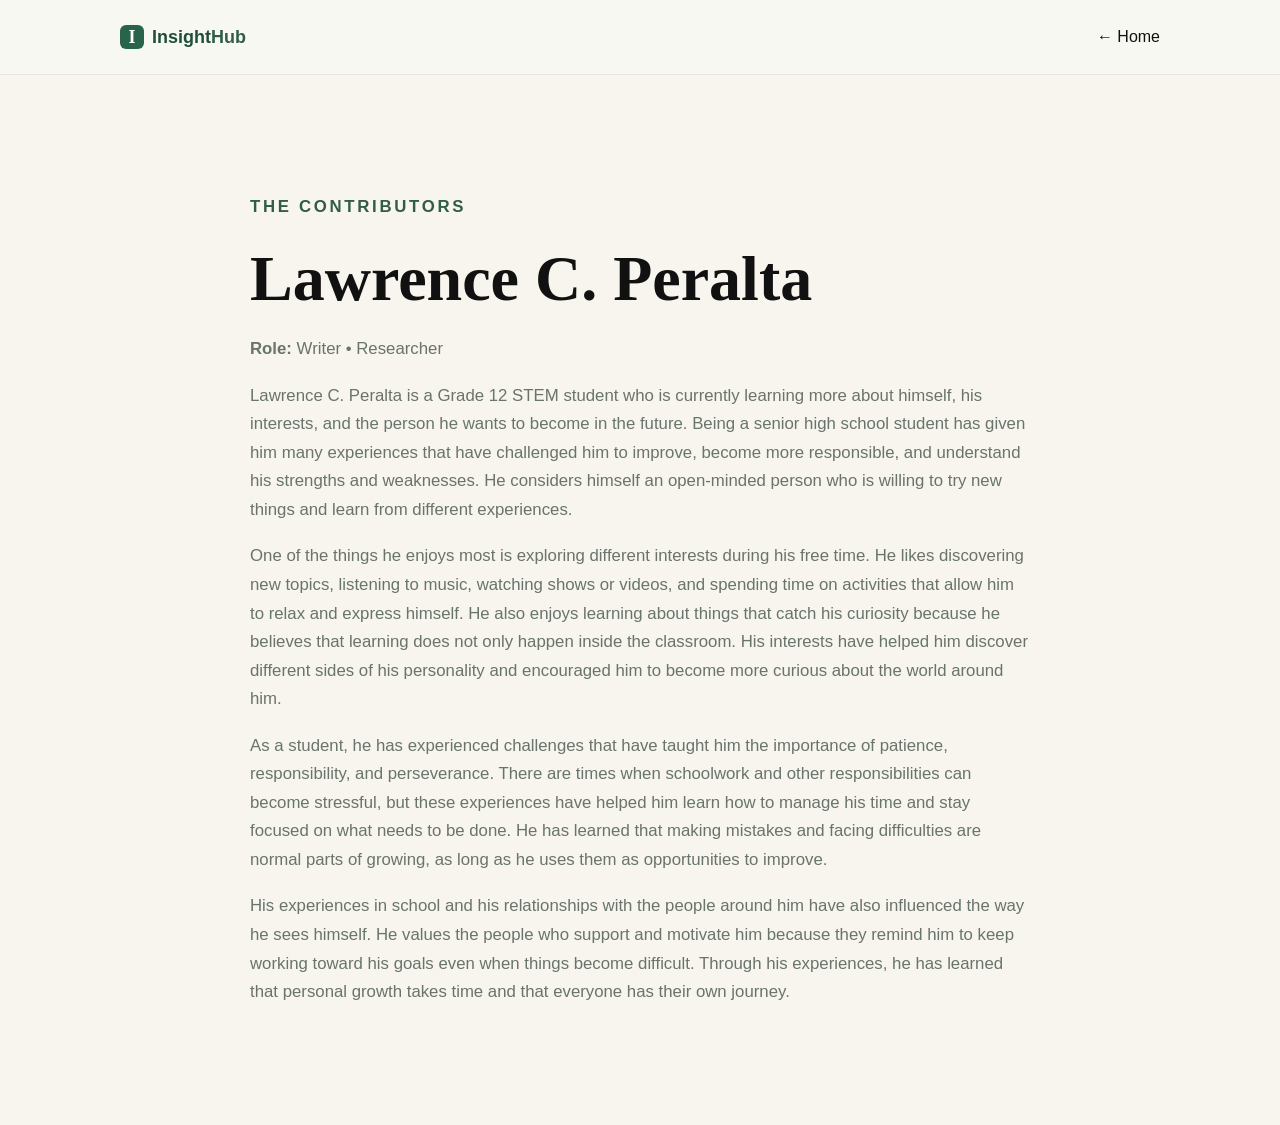
<file: contributors/contributor-5.html>
<!DOCTYPE html>
<html lang="en">
<head>
<meta charset="UTF-8">
<meta name="viewport" content="width=device-width, initial-scale=1.0">
<title>Contributor Name | InsightHub</title>
<link rel="stylesheet" href="../style.css">
<style>
.bio { max-width:780px; margin:0 auto; padding:100px 0; }
.bio h1 { font-size:4rem; margin:20px 0; }
.bio p { margin:18px 0; font-size:1.05rem; }
</style>
</head>
<body class="page">
<header class="site-header"><nav class="navbar container">
<a class="logo" href="../index.html"><span class="logo-mark">I</span><span>Insight<span>Hub</span></span></a>
<a href="../index.html">← Home</a>
</nav></header>
<main class="bio container">
<p class="section-label">THE CONTRIBUTORS</p>
<h1>Lawrence C. Peralta</h1>
<p><strong>Role:</strong> Writer • Researcher</p>
<p>Lawrence C. Peralta is a Grade 12 STEM student who is currently learning more about himself, his interests, and the person he wants to become in the future. Being a senior high school student has given him many experiences that have challenged him to improve, become more responsible, and understand his strengths and weaknesses. He considers himself an open-minded person who is willing to try new things and learn from different experiences.</p>
<p>One of the things he enjoys most is exploring different interests during his free time. He likes discovering new topics, listening to music, watching shows or videos, and spending time on activities that allow him to relax and express himself. He also enjoys learning about things that catch his curiosity because he believes that learning does not only happen inside the classroom. His interests have helped him discover different sides of his personality and encouraged him to become more curious about the world around him.</p>
<p>As a student, he has experienced challenges that have taught him the importance of patience, responsibility, and perseverance. There are times when schoolwork and other responsibilities can become stressful, but these experiences have helped him learn how to manage his time and stay focused on what needs to be done. He has learned that making mistakes and facing difficulties are normal parts of growing, as long as he uses them as opportunities to improve.</p>
<p>His experiences in school and his relationships with the people around him have also influenced the way he sees himself. He values the people who support and motivate him because they remind him to keep working toward his goals even when things become difficult. Through his experiences, he has learned that personal growth takes time and that everyone has their own journey.</p>
</main>

<script src="../script.js"></script>
<script>
document.addEventListener("DOMContentLoaded", () => {
    document.body.classList.add("loaded");
});

document.querySelectorAll("a").forEach(link => {
    link.addEventListener("click", function(e) {
        const url = this.href;

        // Only animate links to another page
        if (url && !url.includes("#") && url.startsWith(window.location.origin)) {
            e.preventDefault();

            document.body.classList.remove("loaded");

            setTimeout(() => {
                window.location.href = url;
            }, 500);
        }
    });
});
</script>
</body>
</html>
</file>
<file: style.css>
* { box-sizing: border-box; margin: 0; padding: 0; }

:root {
  --ink: #17221c;
  --muted: #68746c;
  --cream: #f7f5ee;
  --white: #ffffff;
  --green: #315c49;
  --green-dark: #18382c;
  --mint: #dcebe1;
  --gold: #d7a83e;
  --line: #dce2dc;
  --serif: "Playfair Display", Georgia, serif;
  --sans: "DM Sans", Arial, sans-serif;
}

html { scroll-behavior: smooth; }
body { font-family: var(--sans); color: var(--ink); background: var(--cream); line-height: 1.7; }
a { color: inherit; text-decoration: none; }
.container { width: min(1120px, 90%); margin: auto; }
.narrow { max-width: 820px; }
.section { padding: 100px 0; }
.section-label { color: var(--green); font-size: .76rem; font-weight: 700; letter-spacing: .16em; margin-bottom: 16px; }
h1, h2, h3 { line-height: 1.15; }
h1 { font-family: var(--serif); font-size: clamp(3.3rem, 8vw, 6.7rem); font-weight: 700; }
h1 em { color: #a7cbb3; font-style: normal; }
h2 { font-family: var(--serif); font-size: clamp(2.2rem, 5vw, 4rem); margin-bottom: 28px; }
h3 { font-size: 1.35rem; }
p { color: var(--muted); }

/* Header */
.site-header { position: sticky; top: 0; z-index: 50; background: rgba(247,245,238,.94); backdrop-filter: blur(12px); border-bottom: 1px solid var(--line); }
.navbar { height: 74px; display: flex; align-items: center; justify-content: space-between; }
.logo { display: flex; align-items: center; gap: 10px; font-weight: 700; font-size: 1.2rem; }
.logo > span:last-child > span { color: var(--green); }
.logo-mark { display: grid; place-items: center; width: 34px; height: 34px; border-radius: 10px; color: white; background: var(--green); font-family: var(--serif); }
.nav-links { display: flex; gap: 22px; align-items: center; }
.nav-links a { font-size: .85rem; font-weight: 600; color: #526058; }
.nav-links a:hover { color: var(--green); }
.menu-toggle { display: none; border: 0; background: transparent; font-size: 1.5rem; }

/* Hero */
.hero { min-height: 730px; display: flex; align-items: center; background: var(--green-dark); color: white; position: relative; overflow: hidden; }
.hero::after { content: ""; position: absolute; width: 600px; height: 600px; border: 1px solid rgba(255,255,255,.12); border-radius: 50%; right: -120px; top: -160px; box-shadow: 0 0 0 100px rgba(255,255,255,.025), 0 0 0 200px rgba(255,255,255,.018); }
.hero-content { position: relative; z-index: 1; }
.hero .eyebrow { color: #b9d3c2; font-size: .75rem; font-weight: 700; letter-spacing: .18em; margin-bottom: 24px; }
.hero h1 { max-width: 900px; }
.hero-text { color: #d1ded6; max-width: 680px; font-size: 1.08rem; margin: 28px 0 36px; }
.hero-buttons { display: flex; gap: 12px; flex-wrap: wrap; }
.btn { padding: 13px 22px; border-radius: 100px; font-weight: 700; font-size: .9rem; }
.btn.primary { background: #dcebe1; color: var(--green-dark); }
.btn.secondary { border: 1px solid rgba(255,255,255,.35); color: white; }

/* General */
.light { background: white; }
.light p { font-size: 1.06rem; margin-bottom: 18px; }
.rationale { background: #e8efe9; }
.two-col { display: grid; grid-template-columns: .9fr 1.1fr; gap: 90px; align-items: start; }
.two-col p { margin-bottom: 18px; font-size: 1.05rem; }
.articles-section { background: var(--cream); }
.section-intro { margin-top: -16px; margin-bottom: 36px; font-size: 1.05rem; }
.topic-grid { display: grid; grid-template-columns: repeat(3, 1fr); gap: 20px; }
.topic-card { min-height: 350px; padding: 32px; border-radius: 22px; display: flex; flex-direction: column; transition: transform .25s, box-shadow .25s; }
.topic-card:hover { transform: translateY(-7px); box-shadow: 0 18px 40px rgba(20,50,35,.12); }
.education-card { background: #dcebe1; }
.health-card { background: #f2ddd7; }
.environment-card { background: #e0e6d2; }
.topic-number { font-size: .75rem; font-weight: 700; opacity: .65; }
.topic-icon { font-size: 2rem; margin: 30px 0 12px; }
.topic-card h3 { font-family: var(--serif); font-size: 2rem; }
.topic-card p { margin: 10px 0 20px; color: #536158; }
.read-link { margin-top: auto; font-weight: 700; font-size: .9rem; }

/* Topic sections */
.topic-section { border-top: 1px solid var(--line); }
.topic-section.education { background: #f5f8f5; }
.topic-section.health { background: #fbf5f2; }
.topic-section.environment { background: #f4f6ef; }
.topic-heading { display: flex; justify-content: space-between; align-items: end; gap: 40px; margin-bottom: 42px; }
.topic-heading > p { max-width: 400px; }
.essay-grid { display: grid; grid-template-columns: repeat(3, 1fr); gap: 20px; }
.essay-card { background: white; border: 1px solid var(--line); border-radius: 18px; padding: 28px; display: flex; flex-direction: column; min-height: 310px; box-shadow: 0 6px 20px rgba(25,45,35,.04); }
.tag { font-size: .68rem; font-weight: 700; letter-spacing: .1em; color: var(--green); margin-bottom: 20px; }
.essay-card h3 { font-family: var(--serif); font-size: 1.55rem; }
.meta { font-size: .78rem; margin: 10px 0 18px; }
.essay-card > p:not(.meta) { font-size: .92rem; }
.essay-card a, .person-card a { margin-top: auto; padding-top: 22px; color: var(--green); font-weight: 700; font-size: .88rem; }

/* Contributors */
.contributors { background: var(--green-dark); color: white; }
.contributors .section-label { color: #a9ccb6; }
.contributors h2 { color: white; }
.contributors .section-intro { color: #c3d4ca; }
.contributors-grid { display: grid; grid-template-columns: repeat(5, 1fr); gap: 16px; }
.person-card { background: rgba(255,255,255,.08); border: 1px solid rgba(255,255,255,.12); border-radius: 18px; padding: 25px; min-height: 350px; display: flex; flex-direction: column; }
.avatar { width: 48px; height: 48px; border-radius: 50%; background: #cfe4d6; color: var(--green-dark); display: grid; place-items: center; font-weight: 700; margin-bottom: 20px; }
.person-card h3 { color: white; }
.person-card .role { color: #a9c5b5; font-size: .8rem; margin: 5px 0 18px; }
.person-card > p:not(.role) { color: #c5d2cb; font-size: .88rem; }
.person-card a { color: #d3e7da; }

/* Footer */
footer { background: #10271e; padding: 50px 0; color: white; }
.footer-inner { display: flex; justify-content: space-between; gap: 30px; }
.footer-logo { color: white; }
footer p { color: #91a69a; font-size: .82rem; }
.footer-note { text-align: right; }

/* Responsive */
@media (max-width: 900px) {
  .nav-links { display: none; position: absolute; top: 74px; left: 0; right: 0; padding: 20px 5%; background: var(--cream); border-bottom: 1px solid var(--line); flex-direction: column; align-items: flex-start; }
  .nav-links.open { display: flex; }
  .menu-toggle { display: block; }
  .topic-grid, .essay-grid { grid-template-columns: 1fr; }
  .contributors-grid { grid-template-columns: repeat(2, 1fr); }
  .two-col { grid-template-columns: 1fr; gap: 20px; }
  .topic-heading { align-items: start; flex-direction: column; }
}
@media (max-width: 600px) {
  .section { padding: 70px 0; }
  .hero { min-height: 650px; }
  .contributors-grid { grid-template-columns: 1fr; }
  .footer-inner { flex-direction: column; }
  .footer-note { text-align: left; }
}


/*scrolling*/
html {
    scroll-behavior: smooth;
}
/* Fade to #topic*/
.section {
    opacity: 0;
    transform: translateY(30px);
    transition: opacity 0.8s ease, transform 0.8s ease;
}

.section.show {
    opacity: 1;
    transform: translateY(0);
}
/* Card Animation educ health environ contribu */
.essay-card,
.topic-card,
.person-card {
    transition: transform 0.3s ease, box-shadow 0.3s ease;
}

.essay-card:hover,
.topic-card:hover,
.person-card:hover {
    transform: translateY(-8px);
    box-shadow: 0 15px 35px rgba(0, 0, 0, 0.12);
}

/*butt on my ass*/
.btn {
    transition: transform 0.2s ease, background-color 0.2s ease;
}

.btn:hover {
    transform: translateY(-3px);
}
.nav-links a {
    transition: color 0.2s ease, transform 0.2s ease;
}

.nav-links a:hover {
    color: var(--green);
    transform: translateY(-2px);
}


/*transition*/
.page {
    opacity: 0;
    transition: opacity 0.5s ease;
}

.page.loaded {
    opacity: 1;
}

/*fade face your fear*/
.page {
    opacity: 0;
    transform: translateY(15px);
    transition: opacity 0.5s ease, transform 0.5s ease;
}

.page.loaded {
    opacity: 1;
    transform: translateY(0);
}

.page.exit {
    opacity: 0;
    transform: translateY(-15px);
}

/*about us*/
.about-section {
    position: relative;
    overflow: hidden;
    padding: 70px 7%;
}

.about-content {
    position: relative;
    z-index: 0;
    max-width: 850px;
}

.about-content h2 {
    font-family: var(--serif);
    font-size: 2.6rem;
    margin: 0 0 15px;
}

.about-content p {
    font-family: var(--sans);
    line-height: 1.7;
    margin-bottom: 45px;
}




/*about us flower*/

#about {
    position: relative;
}

.about-flower {
    opacity: 1;
    position: absolute;
    right: 10%;
    top: 400px;

    width: 330px;
    height: 450px;
    object-fit: contain;
    overflow: visible;

    z-index: 1;
    pointer-events: none;
}

#about .narrow {
    position: relative;
    z-index: 2;
}
/*book my saa*/
.after-divider {
    width: 90%;
    margin: 0 auto;
}

.after-divider-video {
    width: 100%;
    height: 155px;
    overflow: hidden;
    margin-bottom: 25px;
}

.after-divider-video video {
    width: 100%;
    height: 100%;
    object-fit: cover;
    display: block;
}

.after-divider-text p {
    margin-bottom: 25px;
    line-height: 1.5;
}



/*health*/
.article-page {
    max-width: 900px;
    margin: 0 auto;
    padding: 70px 40px;
}

.article-page p {
    line-height: 1.5;
    margin: 18px 0;
}

.article-source {
    display: flex;
    align-items: center;
    gap: 20px;
    margin-bottom: 20px;
}

.source-logo img {
    width: 90px;
    height: 90px;
    object-fit: contain;
}

.source-info h2 {
    font-family: Georgia, "Times New Roman", serif;
    font-size: 18px;
    margin: 0 0 15px;
}

.italic {
    font-style: italic;
}

.article-decoration video {
    width: 220px;
    height: 150px;
    object-fit: contain;
    display: block;
    margin: 0 auto;
}

.article-decoration img {
    width: 220px;
}

.article-page h1 {
    font-size: 25px;
    margin-top: 40px;
}

.article-image-right {
    float: right;
    width: 220px;
    margin: 10px 0 15px 25px;
}

.article-image-right video {
    width: 100%;
    display: block;
    object-fit: cover;
}

.article-two-column {
    display: flex;
    gap: 15px;
    align-items: flex-start;
    margin-top: 20px;
}



.article-two-column p {
    margin-top: 0;
}

blockquote {
    font-family: Georgia, "Times New Roman", serif;
    font-size: 28px;
    font-weight: bold;
    margin: 30px 0 10px;
}

.quote-author {
    font-size: 18px;
    font-weight: bold;
}

.article-banner {
    width: 100%;
    height: 180px;
    margin-top: 100px;
    overflow: hidden;
}

.article-banner video {
    width: 100%;
    height: 100%;
    object-fit: cover;
}

@media (max-width: 700px) {

    .article-page {
        padding: 40px 20px;
    }

    .article-source {
        flex-direction: column;
        align-items: flex-start;
    }

    .article-image-right {
        float: none;
        width: 100%;
        margin: 20px 0;
    }

    .article-two-column {
        flex-direction: column;
    }

.article-two-column video {
    width: 300px;
    height: 260px;
    object-fit: cover;
    flex-shrink: 0;
}

    blockquote {
        font-size: 22px;
    }
}
/* ===== InsightHub Health Article 1 — DOCX-matched layout ===== */

/* ===== InsightHub Health Article 1 — DOCX-matched layout ===== */

.insight-health-article {
  width: 100%;
  background: var(--cream);
  color: #111;
  font-family: "Times New Roman", Times, serif;
}

.health-page {
  width: min(709px, 100%);
  margin: 0 auto;
  padding: 28px 38px 22px;
  overflow: hidden;
}

.health-page-one {
  min-height: 0;
}

.health-page-two {
  min-height: 0;
  padding-top: 25px;
  position: relative;
}

.health-source {
  display: flex;
  align-items: flex-start;
  gap: 18px;
}

.health-source-logo {
  flex: 0 0 112px;
  width: 112px;
  height: 112px;
}

.health-source-logo img {
  width: 100%;
  height: 100%;
  object-fit: contain;
}

.health-source-text {
  flex: 1;
}

.health-source-text h2 {
  margin: -3px 0 14px;
  font-family: "Times New Roman", Times, serif;
  font-size: 19px;
  line-height: 1.2;
  color: #111;
}

.health-page p,
.health-page li {
  color: #111;
  font-family: "Times New Roman", Times, serif;
  font-size: 13px;
  line-height: 1.43;
}

.health-page-one > p {
  margin: 15px 0;
}

.health-italic {
  font-style: italic;
}

.health-reference {
  margin: 9px 0 0;
  padding-left: 25px;
}

.health-reference li {
  font-weight: 700;
}

.health-reference a,
.health-goodreads a {
  color: #06e;
  text-decoration: underline;
  font-weight: normal;
}

.health-flower-top {
  display: block;
  width: 280px;
  height: 130px;
  margin: 20px auto 6px;
  object-fit: contain;
}

.health-page h1 {
  margin: 18px 0 18px;
  font-family: Arial, Helvetica, sans-serif;
  font-size: 22px;
  line-height: 1.1;
  font-weight: 800;
  color: #111;
}

.health-content p {
  margin: 0 0 16px;
}

.health-clearfix::after {
  content: "";
  display: table;
  clear: both;
}

.health-image-right {
  float: right;
  width: 216px;
  height: 128px;
  margin: 0 0 10px 15px;
  object-fit: cover;
}

.health-page-break {
  height: 16px;
  width: 100%;
  border-top: 1px solid #aaa;
  border-bottom: 1px solid #d1d1d1;
  background: #f1f1f1;
}

.health-break-continuation {
  margin: 0 0 43px !important;
}

.health-image-left {
  float: left;
  width: 230px;
  height: 300px;
  margin: 2px 11px 9px 10px;
  object-fit: cover;
}

.health-quote {
  clear: both;
  margin: 16px 0 12px;
  padding: 0;
  border: 0;
  font-family: "Times New Roman", Times, serif;
  font-size: 26px;
  line-height: 1.22;
  color: #111;
  font-weight: 700;
}

.health-quote-author {
  margin: 0 0 16px !important;
  font-size: 17px !important;
  font-weight: 700;
}

.health-goodreads {
  margin: 0 !important;
  font-family: Arial, Helvetica, sans-serif !important;
  font-size: 13px !important;
}

.health-bottom-video {
  display: block;
  width: 100%;
  height: 135px;
  margin-top: 34px;
  object-fit: cover;
}

.health-flower-bottom {
  position: absolute;
  right: 13px;
  bottom: 10px;
  width: 175px;
  height: 105px;
  object-fit: contain;
  pointer-events: none;
  opacity: .9;
}

@media (max-width: 700px) {
  .health-page {
    padding: 30px 20px;
  }

  .health-source {
    gap: 12px;
  }

  .health-source-logo {
    flex-basis: 82px;
    width: 82px;
    height: 82px;
  }

  .health-source-text h2 {
    font-size: 16px;
  }

  .health-page p,
  .health-page li {
    font-size: 12px;
  }

  .health-image-right {
    width: 39%;
    height: auto;
    min-height: 90px;
  }

  .health-image-left {
    width: 36%;
    height: auto;
    min-height: 210px;
  }

  .health-quote {
    font-size: 22px;
  }

  .health-flower-bottom {
    width: 130px;
    height: 80px;
  }
}

/* No page break: Health Article 1 flows continuously */
.health-continuation {
  page-break-before: auto;
  break-before: auto;
}

.health-flower-bottom{
  opacity: .4;
}

.education-writing{
    width: 100%;
    height: 155px;
    overflow: visible;
    margin-bottom: 25px;
    margin: 0 auto;
}
.education-writing{
    width: 90%;
    margin: 0 auto;
}

.education-writing {
    width: 100%;
    height: 155px;
    overflow: hidden;
    margin-bottom: 25px;
}

.education-writing video {
    width: 100%;
    height: 100%;
    object-fit: cover;
    display: block;
}

.article-meta{
  font-family: cursive;
  font-size: 11px;
}.article-meta1{
  font-family: Arial, Helvetica, sans-serif;
  font-weight: normal;

}

/* =========================================
   INSIGHTHUB — EDUCATION ARTICLE 1
   ========================================= */

* {
    box-sizing: border-box;
}

body {
    margin: 0;
    background: #f7f5ed;
    color: #111111;
    font-family: Arial, Helvetica, sans-serif;
}

/* =========================================
   HEADER
   ========================================= */

.site-header {
    width: 100%;
    background: #f8f8f3;
    border-bottom: 1px solid #e5e5df;
}

.navbar {
    max-width: 1100px;
    margin: 0 auto;
    padding: 16px 30px;

    display: flex;
    align-items: center;
    justify-content: space-between;
}

.logo {
    display: flex;
    align-items: center;
    gap: 8px;

    text-decoration: none;
    color: #1f4f3b;

    font-size: 18px;
    font-weight: 700;
}

.logo-mark {
    width: 24px;
    height: 24px;

    display: flex;
    align-items: center;
    justify-content: center;

    background: #28634b;
    color: white;

    border-radius: 6px;

    font-weight: bold;
}

.home {
    color: #1f4f3b;
    text-decoration: none;
    font-size: 14px;
}

.home:hover {
    text-decoration: underline;
}

/* =========================================
   ARTICLE CONTAINER
   ========================================= */

.article-page {
    width: 100%;
    max-width: 900px;

    margin: 0 auto;

    padding: 35px 40px 70px;

    position: relative;
}

/* =========================================
   TOP VIDEO
   ========================================= */

.banner {
    display: block;

    width: 100%;
    height: 180px;

    object-fit: cover;

    margin: 0 0 32px;
}

/* =========================================
   MAIN TITLE
   ========================================= */

.article-page h1 {
    font-family: Arial, Helvetica, sans-serif;

    font-size: 25px;
    font-weight: 800;

    margin: 0 0 28px;

    color: #111111;
}

/* =========================================
   QUOTES
   ========================================= */

.quotes {
    position: relative;

    margin-bottom: 25px;
}

.quotes p {
    font-size: 14px;
    line-height: 1.5;

    margin: 0 0 16px;
}

.quote-bold {
    font-weight: 700;
}

.quote-script {
    font-family: Georgia, "Times New Roman", serif;

    font-style: italic;
    font-weight: bold;
}

/* =========================================
   FLOWER VIDEO
   ========================================= */

.flower {
    display: block;

    width: 300px;
    height: 130px;

    object-fit: fill;

    margin: auto ;
}

/* =========================================
   ARTICLE HEADING
   ========================================= */

.article-page h2 {
    font-family: Georgia, "Times New Roman", serif;

    font-size: 23px;
    font-weight: 700;

    margin: 20px 0 15px;

    color: #111111;
}

/* =========================================
   NORMAL ARTICLE TEXT
   ========================================= */

.article-page p {
    font-family: Arial, Helvetica, sans-serif;

    font-size: 14px;
    line-height: 1.45;

    margin: 0 0 20px;

    color: #111111;
}

/* =========================================
   BART VIDEO
   ========================================= */

.bart {
    float: left;

    width: 215px;
    height: 130px;

    object-fit: cover;

    margin: 0 12px 12px 0;
}

/* =========================================
   CLASSROOM VIDEO
   ========================================= */

.classroom {
    display: block;

    width: 100%;
    height: 180px;

    object-fit: cover;

    margin: 30px 0 12px;
}

/* =========================================
   EXERCISE VIDEO
   ========================================= */

.exercise {
    float: left;

    width: 330px;
    height: 190px;

    object-fit: cover;

    margin: 0 15px 10px 0;
}

/* =========================================
   CLEAR FLOATS
   ========================================= */

.clear {
    clear: both;
}

/* =========================================
   KEYWORDS
   ========================================= */

.keyword {
    font-weight: 700;
}

/* Red */
.keyword.red {
    color: #e00000;
}

/* Green */
.keyword.green {
    color: #23812b;
}

/* Blue */
.keyword.blue {
    color: #1659c7;
}

/* Purple */
.keyword.purple {
    color: #7651ad;
}

/* Pink */
.keyword.pink {
    color: #c66b9d;
}

/* =========================================
   EDUCATION ARTICLE 2
   Education in the Digital Age
   ========================================= */

* {
    box-sizing: border-box;
}

body {
    margin: 0;
    background: #f7f5ed;
    color: #111;
    font-family: Arial, Helvetica, sans-serif;
}

/* Article container */
.article-page {
    width: 100%;
    max-width: 900px;
    margin: 0 auto;
    padding: 0 40px 60px;
}

/* =========================================
   TOP VIDEO
   ========================================= */

.article-banner {
    width: 100%;
    height: 180px;
    margin: 0 0 25px;
    overflow: hidden;
}

.article-banner video {
    width: 100%;
    height: 100%;
    object-fit: cover;
    display: block;
}

/* =========================================
   TITLE
   ========================================= */

.article-page h1 {
    font-family: Georgia, "Times New Roman", serif;
    font-size: 30px;
    font-weight: bold;
    font-style: italic;
    margin: 0 0 25px;
    color: #111;
}

/* =========================================
   ARTICLE TEXT
   ========================================= */

.article-page p {
    font-family: Arial, Helvetica, sans-serif;
    font-size: 17px;
    line-height: 1.45;
    margin: 0 0 24px;
    color: #111;
}

/* =========================================
   RIGHT-SIDE IMAGE / VIDEO
   ========================================= */

.article-image-right {
    float: right;
    width: 335px;
    height: 420px;
    margin: 0 0 20px 20px;
    overflow: hidden;
}

.article-image-right video,
.article-image-right img {
    width: 100%;
    height: 100%;
    object-fit: cover;
    display: block;
}

/* =========================================
   LEFT-SIDE IMAGE / VIDEO
   ========================================= */

.article-image-left {
    float: left;
    width: 215px;
    height: 165px;
    margin: 0 18px 12px 0;
    overflow: hidden;
}

.article-image-left video,
.article-image-left img {
    width: 100%;
    height: 100%;
    object-fit: cover;
    display: block;
}

/* =========================================
   CLEAR FLOAT
   ========================================= */

.clearfix::after {
    content: "";
    display: table;
    clear: both;
}

/* =========================================
   EMPHASIZED TEXT
   ========================================= */

.article-page strong {
    font-weight: 700;
}

.script {
    font-family: "Brush Script MT", "Segoe Script", cursive;
    font-weight: bold;
    font-style: italic;
}

.red {
    color: red;
}

.blue {
    color: #1769c2;
}

.purple {
    color: #7651ad;
}

.green {
    color: #32833a;
}

.pink {
    color: #c86b9d;
}

/* =========================================
   MANDELA QUOTE
   ========================================= */

.article-quote {
    display: flex;
    align-items: center;
    gap: 20px;
    margin-top: 35px;
}

.article-quote img {
    width: 210px;
    height: 150px;
    object-fit: cover;
}

.article-quote-text {
    font-family: Arial, Helvetica, sans-serif;
    font-size: 19px;
    font-weight: bold;
    line-height: 1.4;
}

.article-quote-text a {
    color: #1769c2;
}

/* =========================================
   MOBILE
   ========================================= */

@media (max-width: 700px) {

    .article-page {
        padding: 0 20px 50px;
    }

    .article-banner {
        height: 150px;
    }

    .article-page h1 {
        font-size: 25px;
    }

    .article-page p {
        font-size: 15px;
    }

    .article-image-right,
    .article-image-left {
        float: none;
        width: 100%;
        height: 220px;
        margin: 0 0 20px;
    }

    .article-quote {
        flex-direction: column;
        align-items: flex-start;
    }

    .article-quote img {
        width: 100%;
        height: auto;
    }
}



/* =========================================================
   EDUCATION ARTICLE 2 — EDUCATION IN THE DIGITAL AGE
   ========================================================= */

.education2-article {
  width: min(900px, 100%);
  margin: 0 auto;
  padding: 0 40px 60px;
  background: #f7f5ed;
  color: #111;
  font-family: Arial, Helvetica, sans-serif;
  font-size: 18px;
  line-height: 1.35;
  overflow: hidden;
}

.education2-article::after {
  content: "";
  display: table;
  clear: both;
}

.education2-script {
  font-family: "Brush Script MT", "Segoe Script", cursive;
  font-size: 31px;
  font-weight: 700;
  font-style: italic;
  line-height: 1.1;
  margin: 0 0 22px;
  color: #111;
}

.education2-article p {
  color: #111;
  font-family: Arial, Helvetica, sans-serif;
  font-size: 18px;
  line-height: 1.35;
  margin: 0 0 24px;
}

.education2-side-top {
  float: right;
  width: 335px;
  height: 420px;
  object-fit: cover;
  margin: 0 0 18px 20px;
}

.education2-side-left {
  float: left;
  width: 210px;
  height: 165px;
  object-fit: cover;
  margin: 0 16px 10px 0;
}

.education2-emphasis {
  font-family: Georgia, "Times New Roman", serif;
  font-size: 1.18em;
}

.education2-article strong {
  font-weight: 800;
}

.education2-script-inline {
  font-family: "Brush Script MT", "Segoe Script", cursive;
  font-size: 1.05em;
  font-style: italic;
}

.education2-quote {
  display: flex;
  align-items: center;
  gap: 22px;
  margin: 36px 14px 0;
  clear: both;
}

.education2-quote img {
  width: 230px;
  height: 155px;
  object-fit: cover;
  flex-shrink: 0;
}

.education2-quote p {
  font-family: "Brush Script MT", "Segoe Script", cursive;
  font-size: 21px;
  font-weight: 700;
  font-style: italic;
  margin: 0 0 15px;
}

.education2-author {
  font-size: 18px;
  color: #1262d1;
  text-decoration: underline;
}

@media (max-width: 700px) {
  .education2-article {
    padding: 28px 20px 50px;
    font-size: 15px;
  }

  .education2-script {
    font-size: 28px;
  }

  .education2-article p {
    font-size: 15px;
  }

  .education2-side-top,
  .education2-side-left {
    float: none;
    display: block;
    width: 100%;
    height: 220px;
    margin: 0 0 20px;
  }

  .education2-quote {
    flex-direction: column;
    align-items: flex-start;
    margin-left: 0;
    margin-right: 0;
  }

  .education2-quote img {
    width: 100%;
    height: auto;
  }
}
/* =========================================
   EDUCATION 3 — THE JOURNEY OF LEARNING
   ========================================= */

.education-article {
    max-width: 900px;
    margin: 0 auto;
    padding: 40px 30px 70px;
    box-sizing: border-box;
}

/* Main headings */

.education-article h1 {
    font-size: 32px;
    font-weight: 700;
    margin: 0 0 20px;
}

/* Normal paragraphs */

.education-article p {
    font-size: 16px;
    line-height: 1.5;
    margin: 0 0 22px;
}


/* =========================================
   FIRST PART — THE JOURNEY OF LEARNING
   ========================================= */

.education-top {
    display: flex;
    gap: 20px;
    align-items: flex-start;
}

.education-top .text {
    flex: 1;
}

.education-top .media {
    width: 48%;
    flex-shrink: 0;
}


/* =========================================
   VIDEO SETTINGS
   ========================================= */

.education-article video {
    width: 100%;
    display: block;
    object-fit: cover;
}


/* =========================================
   TWO COLUMN SECTIONS
   ========================================= */

.education-two-column {
    display: flex;
    gap: 20px;
    align-items: flex-start;
    margin: 30px 0;
}

.education-two-column .media {
    width: 34%;
    flex-shrink: 0;
}

.education-two-column .text {
    flex: 1;
}


/* =========================================
   EDUCATION / FLOWER SECTION
   ========================================= */

.education-final {
    display: flex;
    gap: 15px;
    align-items: flex-start;
    margin-top: 30px;
}

.education-final .media {
    width: 190px;
    flex-shrink: 0;
}

.education-final h2 {
    margin: 0 0 5px;
    font-family: Georgia, "Times New Roman", serif;
    font-size: 27px;
    font-weight: normal;
}


/* =========================================
   SECOND PART — HOW A FLOWER BLOOMS
   ========================================= */

.flower-section {
    margin-top: 70px;
}



.flower-title {
    font-family: "Brush Script MT",
                 "Segoe Script",
                 cursive;

    font-size: 32px;
    font-weight: bold;
    margin: 20px 0;
}

.flower-text {
    font-size: 16px;
    line-height: 1.5;
}

.flower-text p {
    margin-bottom: 20px;
}


/* =========================================
   MOBILE
   ========================================= */

@media (max-width: 700px) {

    .education-article {
        padding: 30px 20px 50px;
    }

    .education-top,
    .education-two-column,
    .education-final {
        flex-direction: column;
    }

    .education-top .media,
    .education-two-column .media,
    .education-final .media {
        width: 100%;
    }

    .education-article h1 {
        font-size: 27px;
    }

    .flower-title {
        font-size: 28px;
    }

    .education-article p,
    .flower-text {
        font-size: 16px;
    }

.flower-top video {
    width: 100%;
    height: 330px;
    object-fit: fill;
}
}

/*health2*/
.health2-quote {
  display: flex;
  align-items: center;
  gap: 22px;
  margin: 36px 14px 0;
  clear: both;
}

.health2-quote img {
  width: 230px;
  height: 155px;
  object-fit: cover;
  flex-shrink: 0;
}


frankl photo
/* Frankl quote + photo */
.frankl-section {
    display: flex;
    align-items: center;
    gap: 30px;
    margin-top: 50px;
}

.frankl-quotes {
    flex: 1;
}

.frankl-quotes blockquote {
    font-family: Georgia, "Times New Roman", serif;
    font-size: 18px;
    font-weight: bold;
    margin: 0 0 5px;
}

.quote-source {
    margin: 0 0 30px;
    font-size: 15px;
}

.frankl-photo {
    width: 180px;
    flex-shrink: 0;
}

.frankl-photo img {
    width: 100%;
    height: auto;
    display: block;
}

.frankl-section {
    display: flex;
    flex-direction: row;
    align-items: center;
    justify-content: space-between;
    gap: 30px;
}

.frankl-quotes {
    order: 1;
    flex: 1;
}

.frankl-photo {
    order: 2;
    width: 180px;
    flex-shrink: 0;
}

.frankl-photo img {
    width: 100%;
    height: auto;
    display: block;
}
</file>
